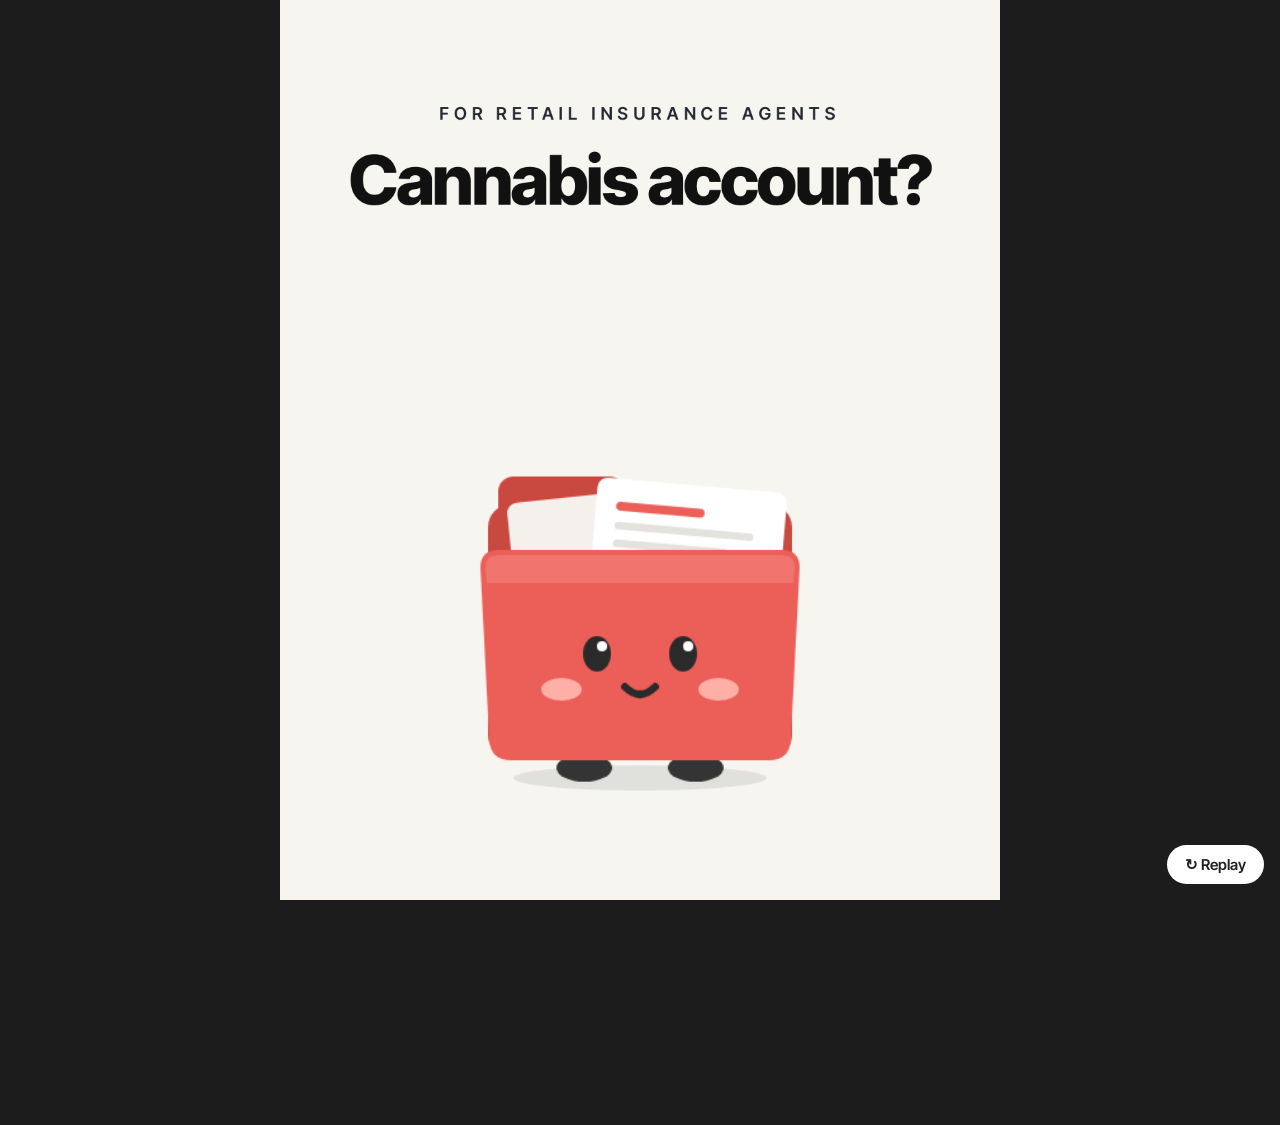
<file: quickquote-animation/index.html>
<!DOCTYPE html>
<html lang="en">
<head>
<meta charset="utf-8">
<meta name="viewport" content="width=device-width, initial-scale=1">
<title>CARMA QuickQuote</title>
<link href="fonts/fonts.css" rel="stylesheet">
<style>
  :root {
    --ink: #232833;
    --logo: #343434;
    --coral: #EC5F59;
    --coral-dk: #D65A50;
    --coral-lt: #FBE3E0;
    --green: #426844;
    --green-lt: #EDF4EE;
    --mint: #DDF1E6;
    --check: #3F9B6B;
    --blue-lt: #E3EEFA;
    --cream: #F7F5F0;
    --gray: #5F636B;
    --gray-lt: #9A9EA5;
    --line: #E3E1DC;
  }
  * { box-sizing: border-box; margin: 0; padding: 0; }
  html, body { width: 100%; height: 100%; background: #1c1c1c; overflow: hidden; }
  body { display: flex; align-items: center; justify-content: center; font-family: 'Inter Tight', sans-serif; color: var(--ink); }
  #stage { position: relative; width: 1080px; height: 1350px; overflow: hidden; background: var(--cream); transform-origin: center; flex: none; }
  .abs { position: absolute; left: 0; top: 0; will-change: transform, opacity; }

  /* logo (type recreation: swap for the real SVG when available) */
  .logo { display: inline-flex; flex-direction: column; align-items: flex-start; line-height: 1; color: var(--logo); }
  .logo b { font-family: Montserrat, sans-serif; font-weight: 800; letter-spacing: -0.01em; }
  .logo span { font-family: 'Playfair Display', serif; font-weight: 400; position: relative; }
  .logo span::after { content: ''; position: absolute; background: var(--coral); transform: skewX(-24deg); }
  .logo.lg b { font-size: 108px; }
  .logo.lg span { font-size: 34px; letter-spacing: 0.42em; margin: -4px 0 0 12px; }
  .logo.lg span::after { width: 16px; height: 42px; right: -18px; top: 4px; }
  .logo.sm b { font-size: 40px; }
  .logo.sm span { font-size: 12.5px; letter-spacing: 0.42em; margin: -1px 0 0 5px; }
  .logo.sm span::after { width: 6px; height: 16px; right: -7px; top: 1px; }

  /* scene 1 */
  .kicker { font-weight: 600; font-size: 26px; letter-spacing: 0.3em; color: var(--ink); white-space: nowrap; }
  .hero { font-weight: 800; font-size: 100px; letter-spacing: -0.035em; line-height: 1; color: #111; white-space: nowrap; text-align: center; }
  .hero em { font-style: normal; color: var(--coral); }
  .paper { width: 128px; height: 160px; background: #fff; border-radius: 10px; box-shadow: 0 6px 18px rgba(35,40,51,.14), 0 0 0 1.5px #E7E4DE; padding: 14px 12px; }
  .paper .t { font-family: 'IBM Plex Mono', monospace; font-weight: 600; font-size: 13px; color: var(--coral-dk); margin-bottom: 10px; white-space: nowrap; }
  .paper i { display: block; height: 6px; border-radius: 3px; background: #E4E2DD; margin-bottom: 9px; }
  .paper i:nth-of-type(2) { width: 80%; } .paper i:nth-of-type(4) { width: 60%; }

  /* captions (site carousel style) */
  .cap { width: 1000px; text-align: center; }
  .cap .n { font-family: 'IBM Plex Mono', monospace; font-weight: 500; font-size: 24px; letter-spacing: 0.2em; color: var(--coral); }
  .cap .t { font-weight: 700; font-size: 60px; letter-spacing: -0.035em; color: #151515; margin-top: 8px; line-height: 1.05; }
  .cap .s { font-weight: 400; font-size: 28px; color: #474b52; margin: 12px auto 0; width: 880px; line-height: 1.3; }

  /* phone */
  #phone { width: 560px; height: 1000px; background: #161616; border-radius: 92px; padding: 16px; box-shadow: 0 40px 80px rgba(35,40,51,.22), inset 0 0 0 3px #2c2c2c; }
  #screen { position: relative; width: 528px; height: 968px; background: #fff; border-radius: 78px; overflow: hidden; }
  .island { position: absolute; left: 194px; top: 18px; width: 140px; height: 40px; border-radius: 20px; background: #161616; z-index: 5; }
  .appbar { position: absolute; left: 28px; top: 80px; right: 28px; height: 64px; display: flex; align-items: center; gap: 20px; }
  .appbar .div { width: 2px; height: 36px; background: var(--line); }
  .appbar .qq { font-weight: 600; font-size: 25px; color: #151515; margin-top: 8px; }
  .tabs { position: absolute; left: 0; right: 0; top: 156px; height: 52px; border-top: 2px solid #EEECE8; border-bottom: 2px solid #EEECE8; display: flex; justify-content: space-between; align-items: center; padding: 0 26px; }
  .tabs .tab { font-weight: 700; font-size: 14px; letter-spacing: 0.08em; color: var(--gray-lt); }
  .tabs .tab.on { color: #151515; }
  #tabBar { position: absolute; bottom: -2px; left: 0; height: 3px; background: var(--coral); border-radius: 2px; }
  #content { position: absolute; left: 0; top: 210px; width: 528px; height: 758px; overflow: hidden; }
  .scr { position: absolute; left: 0; top: 0; width: 528px; height: 758px; padding: 34px 28px 0; }
  .lab { font-family: 'IBM Plex Mono', monospace; font-weight: 500; font-size: 15px; letter-spacing: 0.12em; color: var(--coral-dk); text-transform: uppercase; }
  .qh { font-family: 'Playfair Display', serif; font-weight: 700; font-size: 40px; line-height: 1.12; color: var(--ink); margin-top: 12px; letter-spacing: -0.01em; }
  .qs { font-size: 18px; color: var(--gray); line-height: 1.35; margin-top: 12px; }
  .card { position: relative; border: 2px solid var(--line); border-radius: 12px; padding: 16px 20px; margin-top: 14px; background: #fff; }
  .card b { display: block; font-weight: 700; font-size: 20px; color: #1b1b1b; }
  .card small { display: block; font-size: 15px; color: var(--gray); margin-top: 3px; }
  .card.dim { border-style: dashed; background: #F8FAFD; }
  .card.dim b, .card.dim small { color: #A5ABB5; }
  .badge { position: absolute; right: 16px; top: 16px; font-family: 'IBM Plex Mono', monospace; font-weight: 600; font-size: 11px; letter-spacing: 0.12em; color: #7c828c; border: 1.5px solid var(--line); border-radius: 4px; padding: 2px 7px; background: #fff; }
  .card .ck { position: absolute; right: 18px; top: 50%; margin-top: -16px; width: 32px; height: 32px; border-radius: 50%; background: var(--green); color: #fff; display: flex; align-items: center; justify-content: center; font-weight: 800; font-size: 18px; }
  .note { font-style: italic; font-size: 15px; color: var(--gray); margin-top: 16px; line-height: 1.35; }
  .grp { font-family: 'IBM Plex Mono', monospace; font-weight: 500; font-size: 13px; letter-spacing: 0.14em; color: #7c828c; margin: 18px 0 8px; }
  .chips { display: flex; flex-wrap: wrap; gap: 9px; }
  .chip { height: 44px; padding: 0 16px; border: 2px solid var(--line); border-radius: 22px; display: flex; align-items: center; font-weight: 700; font-size: 16px; color: #1b1b1b; background: #fff; white-space: nowrap; }
  .chip.on { background: var(--green); color: #fff; border-color: var(--green); box-shadow: 0 0 0 3px #fff, 0 0 0 5px var(--coral); }
  .fl { font-family: 'IBM Plex Mono', monospace; font-weight: 500; font-size: 13px; letter-spacing: 0.14em; color: #7c828c; margin: 22px 0 8px; }
  .inp { height: 58px; border: 2px solid var(--line); border-radius: 10px; display: flex; align-items: center; padding: 0 18px; font-weight: 600; font-size: 21px; color: #1b1b1b; }
  .inp.on { border-color: var(--ink); }
  .inp .ph { color: #B3B7BE; font-weight: 500; }
  .inp .chev { margin-left: auto; color: var(--gray-lt); font-size: 18px; }
  .caret { display: inline-block; width: 2px; height: 26px; background: var(--ink); margin-left: 2px; }
  .seg { display: flex; border: 2px solid var(--line); border-radius: 10px; overflow: hidden; height: 54px; }
  .seg div { flex: 1; display: flex; align-items: center; justify-content: center; font-weight: 700; font-size: 18px; color: #1b1b1b; border-right: 2px solid var(--line); }
  .seg div:last-child { border-right: 0; }
  .seg div.on { background: var(--green); color: #fff; }
  .go { margin-top: 30px; height: 64px; border-radius: 32px; background: var(--coral); color: #fff; font-weight: 700; font-size: 22px; display: flex; align-items: center; justify-content: center; gap: 10px; }
  .ih { font-weight: 700; font-size: 36px; letter-spacing: -0.02em; color: #151515; margin-top: 10px; }
  .box { border: 2px solid #EEECE8; border-radius: 16px; padding: 22px 24px; margin-top: 18px; text-align: center; }
  .box .k { font-family: 'IBM Plex Mono', monospace; font-weight: 600; font-size: 13px; letter-spacing: 0.14em; color: #555a62; line-height: 1.5; }
  .price { font-weight: 800; font-size: 84px; letter-spacing: -0.02em; color: var(--coral-dk); line-height: 1.05; margin-top: 6px; }
  .box .d { font-size: 15.5px; color: #555a62; line-height: 1.4; margin-top: 6px; }
  .brk { border: 2px solid #EEECE8; border-radius: 16px; padding: 18px 24px 8px; margin-top: 14px; text-align: left; }
  .brk h4 { font-weight: 700; font-size: 19px; color: #151515; margin-bottom: 4px; }
  .row { display: flex; justify-content: space-between; font-size: 17px; color: #3a3e45; padding: 10px 0; border-bottom: 1.5px solid #F0EEEA; }
  .row:last-child { border-bottom: 0; }
  .row b { font-weight: 700; color: #151515; }
  #loading { position: absolute; left: 0; top: 0; width: 528px; height: 758px; background: #fff; display: flex; flex-direction: column; align-items: center; justify-content: center; gap: 26px; }
  #loading .qh { font-size: 34px; margin: 0; }

  .illus { font-size: 18px; color: #8a8e95; width: 400px; text-align: center; }
  .touch { width: 64px; height: 64px; border-radius: 50%; background: rgba(35,40,51,.16); border: 3px solid rgba(35,40,51,.38); }
  .ripple { width: 90px; height: 90px; border-radius: 50%; border: 4px solid var(--coral); }
  .timer { display: flex; align-items: center; gap: 10px; background: #fff; border: 2px solid var(--line); border-radius: 999px; padding: 10px 20px 10px 12px; box-shadow: 0 8px 20px rgba(35,40,51,.08); white-space: nowrap; }
  .timer .ic { width: 38px; height: 38px; border-radius: 50%; background: var(--coral-lt); color: var(--coral); display: flex; align-items: center; justify-content: center; font-size: 20px; font-weight: 800; }
  .timer .v { font-family: 'IBM Plex Mono', monospace; font-weight: 600; font-size: 28px; color: var(--ink); }
  .confetti { width: 16px; height: 10px; border-radius: 3px; }

  /* end card */
  .endh { font-weight: 800; font-size: 86px; letter-spacing: -0.035em; line-height: 1.02; color: #111; text-align: center; white-space: nowrap; }
  .ends { font-weight: 500; font-size: 36px; color: #3b3f46; text-align: center; white-space: nowrap; letter-spacing: -0.01em; }
  .feat { display: flex; align-items: center; gap: 14px; background: #fff; border-radius: 18px; padding: 14px 22px 14px 14px; box-shadow: 0 10px 26px rgba(35,40,51,.10), 0 0 0 1.5px #ECEAE5; font-weight: 700; font-size: 25px; color: #1b1b1b; white-space: nowrap; }
  .feat .ic { width: 50px; height: 50px; border-radius: 50%; display: flex; align-items: center; justify-content: center; font-size: 25px; font-weight: 800; }
  .cta { display: flex; align-items: center; gap: 16px; background: var(--coral); color: #1b1b1b; font-weight: 700; font-size: 42px; padding: 20px 48px; border-radius: 999px; white-space: nowrap; letter-spacing: -0.01em; box-shadow: 0 10px 24px rgba(236,95,89,.3); }
  .url { font-weight: 700; font-size: 30px; color: var(--ink); white-space: nowrap; }
  .fine { font-size: 20px; color: #6a6e75; white-space: nowrap; }

  #replay { position: fixed; right: 16px; bottom: 16px; font: 600 15px 'Inter Tight', sans-serif; background: #fff; color: #222; border: 0; border-radius: 999px; padding: 10px 18px; cursor: pointer; display: none; }
  body.live #replay { display: block; }
</style>
</head>
<body>
<div id="stage">
  <!-- scene 1 -->
  <div class="abs kicker" id="kicker">FOR RETAIL INSURANCE AGENTS</div>
  <div class="abs hero" id="hero1">Cannabis account?</div>
  <div class="abs hero" id="hero2"><em>Cue the paperwork.</em></div>
  <div class="abs hero" id="hero3">Get <em>QuickQuote.</em></div>

  <!-- step captions -->
  <div class="abs cap" id="cap0"><div class="n">01 / 04</div><div class="t">Choose coverage</div><div class="s">Select only the coverage lines the account needs.</div></div>
  <div class="abs cap" id="cap1"><div class="n">02 / 04</div><div class="t">Describe the operation</div><div class="s">The next questions adapt to what the insured actually does.</div></div>
  <div class="abs cap" id="cap2"><div class="n">03 / 04</div><div class="t">Add the rating details</div><div class="s">Only what the selected lines need.</div></div>
  <div class="abs cap" id="cap3"><div class="n">04 / 04</div><div class="t">Review the indication</div><div class="s">See the estimated premium, taxes, and fees before moving to a firm quote.</div></div>

  <!-- folder mascot -->
  <svg class="abs" id="folder" width="260" height="250" viewBox="0 0 260 250" overflow="visible">
    <ellipse cx="130" cy="246" rx="100" ry="10" fill="#232833" opacity=".10"/>
    <g fill="#343434"><ellipse cx="86" cy="238" rx="22" ry="11"/><ellipse cx="174" cy="238" rx="22" ry="11"/></g>
    <rect x="18" y="8" width="100" height="44" rx="12" fill="#C9483F"/>
    <rect x="10" y="30" width="240" height="200" rx="18" fill="#C9483F"/>
    <g transform="rotate(-6 100 80)"><rect x="30" y="22" width="150" height="130" rx="8" fill="#F4F1EC"/></g>
    <g transform="rotate(5 160 70)"><rect x="92" y="14" width="150" height="130" rx="8" fill="#fff"/>
      <rect x="108" y="32" width="70" height="7" rx="3.5" fill="#EC5F59"/><rect x="108" y="48" width="110" height="6" rx="3" fill="#E4E2DD"/><rect x="108" y="62" width="90" height="6" rx="3" fill="#E4E2DD"/></g>
    <g id="fCard">
      <rect x="52" y="-18" width="156" height="118" rx="10" fill="#fff" stroke="#E3E1DC" stroke-width="2"/>
      <text x="68" y="6" style="font-family:'IBM Plex Mono',monospace" font-weight="600" font-size="11" letter-spacing="1.5" fill="#555a62">INDICATION</text>
      <text x="66" y="48" style="font-family:'Inter Tight',sans-serif" font-weight="800" font-size="36" fill="#D65A50">$1,511</text>
    </g>
    <g id="fFront">
      <path d="M4 80 Q4 66 18 66 H242 Q256 66 256 80 L249 216 Q248 232 232 232 H28 Q12 232 11 216 Z" fill="#EC5F59"/>
      <path d="M8 80 Q8 70 18 70 H242 Q252 70 252 80 L251 92 H9 Z" fill="#F27B74" opacity=".8"/>
      <g id="fBrows" stroke="#343434" stroke-width="6" stroke-linecap="round" fill="none"><path d="M76 126 L102 116"/><path d="M184 126 L158 116"/></g>
      <g id="fEyes" fill="#2a2a2a">
        <g id="fEyeL"><ellipse cx="96" cy="148" rx="11" ry="14"/><circle cx="100" cy="142" r="4" fill="#fff"/></g>
        <g id="fEyeR"><ellipse cx="164" cy="148" rx="11" ry="14"/><circle cx="168" cy="142" r="4" fill="#fff"/></g>
      </g>
      <g id="fEyesHappy" stroke="#2a2a2a" stroke-width="7" stroke-linecap="round" fill="none"><path d="M83 152 Q96 134 109 152"/><path d="M151 152 Q164 134 177 152"/></g>
      <g fill="#FFB5AC" opacity=".95"><ellipse cx="68" cy="176" rx="16" ry="9"/><ellipse cx="192" cy="176" rx="16" ry="9"/></g>
      <path id="fMouth" d="M118 174 Q130 186 142 174" stroke="#2a2a2a" stroke-width="6" stroke-linecap="round" fill="none"/>
      <path id="fMouthBig" d="M112 170 Q130 204 148 170 Z" fill="#2a2a2a" stroke="#2a2a2a" stroke-width="5" stroke-linejoin="round"/>
      <ellipse id="fMouthO" cx="130" cy="182" rx="15" ry="18" fill="#2a2a2a"/>
      <path id="fMouthWorry" d="M112 184 q6 -8 12 0 t12 0 t12 0" stroke="#2a2a2a" stroke-width="6" stroke-linecap="round" fill="none"/>
      <path id="fSweat" d="M222 100 q14 22 0 30 q-14 -8 0 -30 Z" fill="#9FD2F5"/>
    </g>
  </svg>

  <div id="papers"></div>

  <!-- phone -->
  <div class="abs" id="phone">
    <div id="screen">
      <div class="island"></div>
      <div class="appbar"><div class="logo sm"><b>CARMA</b><span>insurance</span></div><div class="div"></div><div class="qq">QuickQuote</div></div>
      <div class="tabs" id="tabs"><div class="tab">COVERAGE</div><div class="tab">ELIGIBILITY</div><div class="tab">RATE</div><div class="tab">INDICATION</div><div id="tabBar"></div></div>
      <div id="content">
        <div class="scr" id="s0">
          <div class="lab">Step 1 — Coverage selection</div>
          <div class="qh">Which lines is this risk shopping?</div>
          <div class="qs">Any combination works — including monoline Products.</div>
          <div class="card" id="cardGL"><b>General Liability</b><small>Occurrence form · no deductible</small><div class="ck">✓</div></div>
          <div class="card"><b>Products / Completed Ops</b><small>Claims-made DITL · monoline OK</small></div>
          <div class="card"><b>Commercial Property</b><small>Special form · $5M max per location</small></div>
          <div class="card dim"><b>Inland Marine</b><small>Transit limits via Property Enhancement</small><div class="badge">COMING SOON</div></div>
          <div class="note">Excess Liability is available by formal submission through Carma Brokerage.</div>
        </div>
        <div class="scr" id="s1">
          <div class="lab">Step 2 — Risk type</div>
          <div class="qh">What does the insured actually do?</div>
          <div class="qs">Select every operation. The agent never sees a class code.</div>
          <div class="grp">CULTIVATION</div>
          <div class="chips"><div class="chip" id="chipIndoor">Cultivation — Indoor</div><div class="chip">Cultivation — Outdoor</div><div class="chip">Cultivation — Greenhouse</div></div>
          <div class="grp">PROCESSING</div>
          <div class="chips"><div class="chip">Extraction / Manufacturing</div><div class="chip">Lab Testing</div></div>
          <div class="grp">MOVEMENT</div>
          <div class="chips"><div class="chip" id="chipWholesale">Wholesale / Distribution</div><div class="chip">Transportation / Delivery</div></div>
        </div>
        <div class="scr" id="s2">
          <div class="lab">Step 3 — Rate</div>
          <div class="qh">A few rating details.</div>
          <div class="fl">STATE</div>
          <div class="inp" id="inpState"><span class="ph" id="statePh">Select a state</span><span id="stateVal">Colorado</span><span class="chev">▾</span></div>
          <div class="fl">ANNUAL GROSS SALES</div>
          <div class="inp" id="inpSales"><span class="ph" id="salesPh">$0</span><span id="salesVal"></span><span class="caret" id="caret"></span></div>
          <div class="fl">YEARS IN BUSINESS</div>
          <div class="seg"><div>Under 3</div><div id="seg35">3–5</div><div>5+</div></div>
          <div class="go" id="goBtn">Get indication <span>→</span></div>
        </div>
        <div class="scr" id="s3">
          <div class="lab">Step 4</div>
          <div class="ih">Your indication</div>
          <div class="qs" style="margin-top:8px">Good for 30 days. Send it to the insured or move it to a firm quote.</div>
          <div class="box">
            <div class="k">ESTIMATED TOTAL COST: PREMIUM,<br>FEES, AND SURPLUS LINES TAXES</div>
            <div class="price" id="price">$0</div>
            <div class="d">Non-binding indication. Final premium,<br>taxes, and fees may differ.</div>
          </div>
          <div class="brk">
            <h4>Premium, fees, and surplus lines taxes</h4>
            <div class="row"><span>General Liability</span><b>$1,000</b></div>
            <div class="row"><span>Terrorism (TRIA)</span><b>$25</b></div>
            <div class="row"><span>Admin fee</span><b>$225</b></div>
            <div class="row"><span>UW fee</span><b>$175</b></div>
            <div class="row"><span>Est. surplus lines taxes and fees</span><b>$86</b></div>
          </div>
        </div>
        <div id="loading">
          <svg width="120" height="120" viewBox="0 0 120 120"><circle cx="60" cy="60" r="48" fill="none" stroke="#F1EFEB" stroke-width="10"/><circle id="spinArc" cx="60" cy="60" r="48" fill="none" stroke="#EC5F59" stroke-width="10" stroke-linecap="round" stroke-dasharray="90 300"/></svg>
          <div class="qh">Rating the risk…</div>
        </div>
      </div>
    </div>
  </div>
  <div class="abs illus" id="illus">Illustrative screen</div>

  <div class="abs timer" id="timer"><div class="ic">⚡</div><div class="v" id="timerV">0:00</div></div>
  <div class="abs ripple" id="ripple"></div>
  <div class="abs touch" id="touch"></div>
  <div id="confettiLayer"></div>

  <!-- end card -->
  <div class="abs logo lg" id="endLogo"><b>CARMA</b><span>insurance</span></div>
  <div class="abs kicker" id="endKicker" style="font-size:22px">FOR RETAIL INSURANCE AGENTS</div>
  <div class="abs endh" id="endH1">Cannabis account?</div>
  <div class="abs endh" id="endH2">Get QuickQuote access.</div>
  <div class="abs ends" id="endSub">Commercial insurance. A clearer starting point.</div>
  <div class="abs feat" id="feat0"><div class="ic" style="background:var(--mint);color:var(--check)">✓</div>Eligible account</div>
  <div class="abs feat" id="feat1"><div class="ic" style="background:var(--blue-lt)">📄</div>Nonbinding indication</div>
  <div class="abs feat" id="feat2"><div class="ic" style="background:var(--coral-lt);color:var(--coral)">⚡</div>3 minutes or less</div>
  <div class="abs cta" id="endCta">Request access <span>→</span></div>
  <div class="abs url" id="endUrl">carma365.com</div>
  <div class="abs fine" id="endFine">Non-binding indications for eligible cannabis accounts.</div>
</div>
<button id="replay">↻ Replay</button>

<script>
const W = 1080, H = 1350, DURATION = 23.5;
const $ = (id) => document.getElementById(id);
const clamp = (v, a = 0, b = 1) => Math.min(b, Math.max(a, v));
const lerp = (a, b, k) => a + (b - a) * k;
const P = (t, a, b) => clamp((t - a) / (b - a));
const outCubic = (x) => 1 - Math.pow(1 - x, 3);
const inCubic = (x) => x * x * x;
const inOut = (x) => (x < 0.5 ? 4 * x * x * x : 1 - Math.pow(-2 * x + 2, 3) / 2);
const outBack = (x, s = 1.9) => 1 + (s + 1) * Math.pow(x - 1, 3) + s * Math.pow(x - 1, 2);
const bump = (t, c, d = 0.35, amp = 1) => (t >= c && t <= c + d ? Math.sin(Math.PI * (t - c) / d) * amp : 0);
function rng(seed) { return () => { seed = (seed * 1664525 + 1013904223) % 4294967296; return seed / 4294967296; }; }
const show = (el, on) => { el.style.opacity = on ? 1 : 0; };

const sizes = new Map();
function place(el, x, y, { r = 0, s = 1, sx = 1, sy = 1, o = 1, ox = 0.5, oy = 0.5 } = {}) {
  if (!sizes.has(el)) sizes.set(el, [el.offsetWidth || +el.getAttribute('width'), el.offsetHeight || +el.getAttribute('height')]);
  const [w, h] = sizes.get(el);
  el.style.transformOrigin = `${ox * 100}% ${oy * 100}%`;
  el.style.transform = `translate(${(x - w * ox).toFixed(2)}px, ${(y - h * oy).toFixed(2)}px) rotate(${r.toFixed(2)}deg) scale(${(s * sx).toFixed(4)}, ${(s * sy).toFixed(4)})`;
  el.style.opacity = o.toFixed(3);
  el.style.display = o <= 0.001 ? 'none' : '';
}
function popEnv(t, a, b, inDur = 0.45, outDur = 0.3) {
  if (t < a || t > b) return 0;
  if (t < a + inDur) return outBack(P(t, a, a + inDur));
  if (t > b - outDur) return 1 - inCubic(P(t, b - outDur, b));
  return 1;
}
function blinkK(t, period, off) { const m = (t + off) % period; return m < 0.13 ? 1 - Math.sin(Math.PI * m / 0.13) * 0.9 : 1; }
const money = (v) => '$' + Math.round(v).toLocaleString('en-US');

// ---------------- timeline ----------------
const PHONE = { x: 540, y: 790 };               // phone centre at rest
const TAPS = { gl: 6.3, indoor: 9.0, wholesale: 9.8, state: 11.55, sales: 11.95, seg: 13.05, go: 13.6 };
const TAP_LIST = Object.values(TAPS);
const STEP_KEYS = [[7.6, 8.0], [10.6, 11.0], [14.12, 14.17]];
const LOAD = [13.75, 14.55];
const SALES = '$1,250,000', SALES_T0 = 12.05, SALES_DT = 0.065;
const COUNT = [14.8, 15.6];
const CELEB = 15.6;
const FOLDER_HOME = { x: 540, y: 1165, s: 1.9 };
const FOLDER_PEEK = { x: 150, y: 1175, s: 0.85 };
const FOLDER_END = { x: 540, y: 845, s: 1.1 };
const CAPS = [[5.0, 8.0], [8.0, 11.0], [11.0, 14.5], [14.5, 18.0]];

// ---------------- build dynamic bits ----------------
const PAPERS = [];
{
  const r = rng(9), layer = $('papers');
  const labels = ['ACORD 125', 'Supplemental', 'Loss runs', 'Class code?', 'ACORD 126', 'SOV', 'Questionnaire', 'ACORD 140', 'Supplemental', 'Loss runs', 'Class code?', 'ACORD 125'];
  labels.forEach((lab, i) => {
    const el = document.createElement('div');
    el.className = 'abs paper';
    el.innerHTML = `<div class="t">${lab}</div><i></i><i></i><i></i><i></i><i></i>`;
    layer.appendChild(el);
    const col = i % 4, row = Math.floor(i / 4);
    PAPERS.push({
      el, t0: 1.45 + i * 0.11, x0: 320 + r() * 440, r0: (r() - 0.5) * 140,
      x1: 405 + col * 90 + (row % 2) * 30 + (r() - 0.5) * 20, y1: 835 - row * 64 + (r() - 0.5) * 20, r1: (r() - 0.5) * 36,
      g0: 3.05 + (11 - i) * 0.04,
    });
  });
}
const CONF = [];
{
  const r = rng(42), layer = $('confettiLayer');
  const cols = ['#EC5F59', '#426844', '#BFE3CC', '#343434', '#F2C46B', '#BFD7F0', '#FFB5AC'];
  for (let i = 0; i < 120; i++) {
    const el = document.createElement('div');
    el.className = 'abs confetti';
    el.style.background = cols[i % cols.length];
    if (i % 3 === 0) { el.style.width = '13px'; el.style.height = '13px'; el.style.borderRadius = '50%'; }
    layer.appendChild(el);
    const ang = (-90 + (r() - 0.5) * 160) * Math.PI / 180, sp = 800 + r() * 1100;
    CONF.push({ el, t0: CELEB + r() * 0.1, vx: Math.cos(ang) * sp, vy: Math.sin(ang) * sp, spin: (r() - 0.5) * 1400, sway: r() * 6 });
  }
}
window.SFX = [
  { t: 0.2, k: 'pop' }, { t: 0.5, k: 'pop2' }, { t: 0.75, k: 'pop2' }, { t: 1.55, k: 'pop2' },
  ...PAPERS.map((p) => ({ t: p.t0 + 0.4, k: 'paper' })),
  ...PAPERS.filter((_, i) => i % 3 === 0).map((p) => ({ t: p.g0 + 0.2, k: 'swish' })),
  { t: 3.62, k: 'chomp' }, { t: 3.85, k: 'pop2' }, { t: 3.9, k: 'sparkle' },
  { t: 4.45, k: 'whoosh' }, { t: 5.05, k: 'boing' },
  ...TAP_LIST.map((t) => ({ t, k: 'click' })),
  ...[TAPS.gl, TAPS.indoor, TAPS.wholesale, TAPS.state, TAPS.seg].map((t) => ({ t: t + 0.05, k: 'ding' })),
  ...STEP_KEYS.slice(0, 2).map(([a]) => ({ t: a, k: 'swish' })),
  ...[...SALES].map((_, i) => ({ t: SALES_T0 + i * SALES_DT, k: 'type' })),
  { t: 13.85, k: 'blip' }, { t: 14.1, k: 'blip' }, { t: 14.35, k: 'blip' },
  ...Array.from({ length: 12 }, (_, i) => ({ t: COUNT[0] + i * (COUNT[1] - COUNT[0]) / 12, k: 'tick' })),
  { t: CELEB, k: 'chime' }, { t: CELEB + 0.05, k: 'confetti' }, { t: CELEB + 0.1, k: 'boing' },
  { t: 18.0, k: 'whoosh' }, { t: 18.6, k: 'boing' },
  { t: 18.55, k: 'pop' }, { t: 18.9, k: 'pop2' }, { t: 19.1, k: 'pop2' },
  { t: 19.55, k: 'pop2' }, { t: 19.7, k: 'pop2' }, { t: 19.85, k: 'pop2' },
  { t: 20.15, k: 'pop' }, { t: 20.3, k: 'sparkle' },
];
window.DURATION = DURATION;
window.STAGE = [W, H];

// ---------------- measure tap targets once fonts/layout are ready ----------------
let T = null;           // stage-space centres of tap targets
let TAB_POS = null;     // [left, width] per tab
let CUR = null;
function init() {
  if (T) return;
  const stage = $('stage'), sr = stage.getBoundingClientRect(), k = sr.width / W;
  place($('phone'), PHONE.x, PHONE.y);
  for (let i = 0; i < 4; i++) $('s' + i).style.transform = 'none';
  const c = (el, dx = 0) => { const r = el.getBoundingClientRect(); return [(r.left + r.width / 2 - sr.left) / k + dx, (r.top + r.height / 2 - sr.top) / k]; };
  T = {
    gl: c($('cardGL'), 60), indoor: c($('chipIndoor')), wholesale: c($('chipWholesale')),
    state: c($('inpState'), -40), sales: c($('inpSales'), -40), seg: c($('seg35')), go: c($('goBtn')),
  };
  TAB_POS = [...document.querySelectorAll('.tab')].map((el) => [el.offsetLeft, el.offsetWidth]);
  const rest1 = [780, 1060], rest2 = [770, 1120];
  CUR = [
    [5.2, 900, 1420], [5.8, 760, 1000], [6.2, ...T.gl], [6.45, ...T.gl], [7.2, ...rest1],
    [8.4, ...rest1], [8.9, ...T.indoor], [9.1, ...T.indoor], [9.7, ...T.wholesale], [9.95, ...T.wholesale], [10.6, ...rest2],
    [11.05, ...rest2], [11.45, ...T.state], [11.62, ...T.state], [11.88, ...T.sales], [12.1, ...T.sales], [12.55, ...rest2],
    [12.95, ...T.seg], [13.15, ...T.seg], [13.5, ...T.go], [13.72, ...T.go], [14.3, 950, 1420],
  ];
}
function touchAt(t) {
  if (t <= CUR[0][0]) return [CUR[0][1], CUR[0][2]];
  for (let i = 0; i < CUR.length - 1; i++) {
    const [a, x0, y0] = CUR[i], [b, x1, y1] = CUR[i + 1];
    if (t <= b) { const q = inOut(P(t, a, b)); return [lerp(x0, x1, q), lerp(y0, y1, q)]; }
  }
  const l = CUR[CUR.length - 1]; return [l[1], l[2]];
}

// ================= render one frame =================
function setTime(t) {
  init();

  // ---- scene 1 text
  const kick = popEnv(t, 0.4, 4.5, 0.4, 0.3);
  place($('kicker'), 540, 170, { o: clamp(kick * 1.4), s: 0.9 + 0.1 * kick });
  const h1 = popEnv(t, 0.6, 4.5, 0.5, 0.3);
  place($('hero1'), 540, 270, { s: 0.6 + 0.4 * h1, o: clamp(h1 * 1.5) });
  const h2 = popEnv(t, 1.5, 3.7, 0.45, 0.2);
  place($('hero2'), 540, 385, { s: 0.6 + 0.4 * h2, o: clamp(h2 * 1.5), r: Math.sin(t * 10) * 1.2 * h2 });
  const h3 = popEnv(t, 3.75, 4.5, 0.4, 0.3);
  place($('hero3'), 540, 385, { s: 0.6 + 0.4 * h3, o: clamp(h3 * 1.5) });

  // ---- papers: rain, pile, then get gobbled
  PAPERS.forEach((p) => {
    if (t < p.t0 || t > p.g0 + 0.45) { place(p.el, 0, 0, { o: 0 }); return; }
    const f = P(t, p.t0, p.t0 + 0.4);
    let x = lerp(p.x0, p.x1, outCubic(f)), y = lerp(-200, p.y1, inCubic(f)), r = lerp(p.r0, p.r1, outCubic(f)), s = 1;
    if (f >= 1) y -= bump(t, p.t0 + 0.4, 0.2, 10);
    if (t > 2.3 && t < p.g0) r += Math.sin(t * 16 + p.x1) * 2.5;   // wobbly tower
    if (t >= p.g0) {
      const g = inCubic(P(t, p.g0, p.g0 + 0.4));
      x = lerp(x, 540, g); y = lerp(y, 1060, g) - Math.sin(Math.PI * g) * 80; r += g * 260; s = 1 - g * 0.85;
    }
    place(p.el, x, y, { r, s });
  });

  // ---- folder mascot
  const folder = $('folder');
  const worried = t > 2.0 && t < 3.0;
  const gobbling = t >= 3.0 && t < 3.65;
  const happy = (t > 3.7 && t < 5.2) || t > CELEB;
  let fx, fy, fs, fr = 0, sq = 1, look = [0, 0];
  if (t < 4.4) {
    const pin = P(t, 0.1, 0.7);
    fx = FOLDER_HOME.x; fy = FOLDER_HOME.y; fs = FOLDER_HOME.s * (t < 0.7 ? outBack(pin, 2.2) : 1);
    PAPERS.forEach((p) => { sq -= bump(t, p.t0 + 0.38, 0.18, 0.04); });
    if (worried) fr = Math.sin(t * 40) * 1.5;
    sq += bump(t, 3.62, 0.3, 0.09);
    fy -= bump(t, 3.8, 0.45, 60);
    look = worried ? [0, -4] : [0, 0];
  } else if (t < 18.1) {
    const j = inOut(P(t, 4.4, 5.05));
    fx = lerp(FOLDER_HOME.x, FOLDER_PEEK.x, j); fy = lerp(FOLDER_HOME.y, FOLDER_PEEK.y, j) - Math.sin(Math.PI * j) * 180;
    fs = lerp(FOLDER_HOME.s, FOLDER_PEEK.s, j); fr = j * 8;
    if (j >= 1) {
      fr = 8 + Math.sin(t * 2) * 2;
      TAP_LIST.forEach((c) => { fy -= bump(t, c + 0.05, 0.3, 22); });
      fy -= bump(t, CELEB, 0.5, 120) + bump(t, CELEB + 0.55, 0.4, 60);
      fr += bump(t, CELEB, 0.5, -20);
      const [tx, ty] = touchAt(t);
      look = [clamp((tx - fx) / 60, -5, 6), clamp((ty - fy) / 80, -4, 4)];
    }
  } else {
    const j = inOut(P(t, 18.1, 18.8));
    fx = lerp(FOLDER_PEEK.x, FOLDER_END.x, j); fy = lerp(FOLDER_PEEK.y, FOLDER_END.y, j) - Math.sin(Math.PI * j) * 260;
    fs = lerp(FOLDER_PEEK.s, FOLDER_END.s, j); fr = lerp(8, 0, j) + (j < 1 ? j * 360 : 0);
    if (j >= 1) { fr = Math.sin(t * 2.4) * 3; fy -= Math.abs(Math.sin((t - 18.8) * 4)) * 24 * Math.exp(-(t - 18.8) * 0.8); sq = 1 + bump(t, 18.8, 0.3, 0.06); }
  }
  place(folder, fx, fy, { s: fs, r: fr, sx: 1 / Math.sqrt(sq), sy: sq, oy: 0.98 });
  // front flap opens while gobbling
  const open = gobbling ? Math.sin(Math.PI * P(t, 3.0, 3.65)) : 0;
  $('fFront').setAttribute('transform', `translate(0 232) scale(1 ${(1 - open * 0.3).toFixed(3)}) translate(0 -232)`);
  const blink = blinkK(t, 2.7, 0.5);
  $('fEyes').setAttribute('transform', `translate(${look[0]} ${look[1]})`);
  $('fEyeL').setAttribute('transform', `translate(0 ${148 * (1 - blink)}) scale(1 ${blink})`);
  $('fEyeR').setAttribute('transform', `translate(0 ${148 * (1 - blink)}) scale(1 ${blink})`);
  show($('fEyes'), !happy); show($('fEyesHappy'), happy);
  show($('fBrows'), worried); show($('fSweat'), worried);
  $('fSweat').setAttribute('transform', `translate(0 ${worried ? (t * 50) % 16 : 0})`);
  show($('fMouthWorry'), worried); show($('fMouthO'), gobbling);
  show($('fMouthBig'), happy && !gobbling); show($('fMouth'), !worried && !gobbling && !happy);
  // indication card pops out of the folder on the end card
  const cardUp = outBack(P(t, 18.9, 19.4), 2);
  $('fCard').setAttribute('transform', `translate(0 ${(1 - cardUp) * 90})`);
  $('fCard').style.opacity = t > 18.85 ? 1 : 0;

  // ---- phone
  const phone = $('phone');
  let py;
  if (t < 18) py = lerp(1900, PHONE.y, outBack(P(t, 4.45, 5.1), 1.2));
  else py = lerp(PHONE.y, 2000, inCubic(P(t, 18.0, 18.5)));
  const pr = t < 18 ? (1 - outCubic(P(t, 4.45, 5.1))) * 6 : P(t, 18, 18.5) * -8;
  place(phone, PHONE.x, py, { r: pr, s: 1 + bump(t, CELEB, 0.35, 0.02), o: t > 4.4 && t < 18.6 ? 1 : 0 });
  place($('illus'), 540, py + 522, { o: t > 5.1 && t < 18 ? 0.9 : 0 });

  let step = 0;
  STEP_KEYS.forEach(([a, b]) => { step += inOut(P(t, a, b)); });
  for (let i = 0; i < 4; i++) {
    const el = $('s' + i);
    el.style.transform = `translateX(${((i - step) * 528).toFixed(1)}px)`;
    el.style.visibility = Math.abs(i - step) < 1.1 ? 'visible' : 'hidden';
  }
  const ai = Math.round(step);
  document.querySelectorAll('.tab').forEach((el, i) => el.classList.toggle('on', i === ai));
  const s0 = Math.floor(step), s1 = Math.min(3, s0 + 1), fr2 = step - s0;
  $('tabBar').style.left = lerp(TAB_POS[s0][0], TAB_POS[s1][0], fr2).toFixed(1) + 'px';
  $('tabBar').style.width = lerp(TAB_POS[s0][1], TAB_POS[s1][1], fr2).toFixed(1) + 'px';

  // step 1: pick General Liability
  const gl = $('cardGL'), glOn = t >= TAPS.gl;
  gl.style.borderColor = glOn ? 'var(--green)' : 'var(--line)';
  gl.style.background = glOn ? 'var(--green-lt)' : '#fff';
  gl.style.transform = `scale(${(1 - bump(t, TAPS.gl, 0.22, 0.03)).toFixed(3)})`;
  const ck = gl.querySelector('.ck'); ck.style.opacity = glOn ? 1 : 0; ck.style.transform = `scale(${outBack(P(t, TAPS.gl, TAPS.gl + 0.3), 2.5)})`;

  // step 2: chips
  [['chipIndoor', TAPS.indoor], ['chipWholesale', TAPS.wholesale]].forEach(([id, tt]) => {
    const el = $(id); el.classList.toggle('on', t >= tt);
    el.style.transform = `scale(${(1 - bump(t, tt, 0.22, 0.07)).toFixed(3)})`;
  });

  // step 3: fields
  const stOn = t >= TAPS.state + 0.05;
  $('statePh').style.display = stOn ? 'none' : ''; $('stateVal').style.display = stOn ? '' : 'none';
  $('inpState').classList.toggle('on', t > TAPS.state && t < TAPS.sales);
  const nSales = t < SALES_T0 ? 0 : Math.min(SALES.length, Math.floor((t - SALES_T0) / SALES_DT) + 1);
  $('salesVal').textContent = SALES.slice(0, nSales);
  $('salesPh').style.display = nSales ? 'none' : '';
  const salesFocus = t > TAPS.sales && t < TAPS.seg;
  $('inpSales').classList.toggle('on', salesFocus);
  $('caret').style.opacity = salesFocus && Math.floor(t * 3) % 2 === 0 ? 1 : 0;
  $('seg35').classList.toggle('on', t >= TAPS.seg);
  const go = $('goBtn'), gp = t >= TAPS.go && t < TAPS.go + 0.18;
  go.style.transform = `scale(${(gp ? 0.96 : 1) + (t > 13.2 && t < TAPS.go ? Math.sin(t * 14) * 0.012 : 0)})`;

  // loading overlay
  const lo = t < LOAD[0] || t > LOAD[1] ? 0 : Math.min(P(t, LOAD[0], LOAD[0] + 0.12), 1 - P(t, LOAD[1] - 0.15, LOAD[1]));
  $('loading').style.opacity = lo; $('loading').style.display = lo > 0 ? 'flex' : 'none';
  $('spinArc').setAttribute('transform', `rotate(${(t * 360) % 360} 60 60)`);

  // step 4: indication
  const cnt = outCubic(P(t, COUNT[0], COUNT[1]));
  const price = $('price'); price.textContent = money(1511 * cnt);
  price.style.transform = `scale(${1 + bump(t, CELEB, 0.3, 0.1)})`;
  document.querySelectorAll('.row').forEach((row, i) => {
    const k = outBack(P(t, 15.75 + i * 0.12, 16.1 + i * 0.12), 1.6);
    row.style.opacity = clamp(k * 1.5); row.style.transform = `translateX(${(1 - k) * 40}px)`;
  });

  // ---- step captions
  CAPS.forEach(([a, b], i) => {
    const e = t < a || t > b ? 0 : Math.min(outCubic(P(t, a, a + 0.45)), 1 - inCubic(P(t, b - 0.25, b)));
    place($('cap' + i), 540, 165 + (1 - e) * 24, { o: e });
  });

  // ---- timer chip (the "3 minutes or less" promise)
  const tm = clamp((t - 5.1) / (CELEB - 5.1)) * 167;
  $('timerV').textContent = `${Math.floor(tm / 60)}:${String(Math.floor(tm % 60)).padStart(2, '0')}`;
  const tIn = outBack(P(t, 5.2, 5.6), 2);
  place($('timer'), 945, 470, { s: tIn * (1 + bump(t, CELEB, 0.35, 0.15)), o: t > 5.2 && t < 18 ? 1 - P(t, 17.8, 18) : 0, r: 4 + Math.sin(t * 2) * 1.5 });
  const done = t >= CELEB, tic = $('timer').querySelector('.ic');
  $('timer').style.borderColor = done ? 'var(--check)' : 'var(--line)';
  tic.style.background = done ? 'var(--mint)' : 'var(--coral-lt)';
  tic.style.color = done ? 'var(--check)' : 'var(--coral)';
  tic.textContent = done ? '✓' : '⚡';

  // ---- touch indicator
  const [tx, ty] = touchAt(t);
  const pressed = TAP_LIST.some((c) => t >= c - 0.07 && t < c + 0.12);
  place($('touch'), tx, ty, { s: pressed ? 0.78 : 1, o: t > 5.2 && t < 14.3 ? 1 : 0 });
  let rip = null;
  TAP_LIST.forEach((c) => { if (t >= c && t < c + 0.45) rip = c; });
  if (rip !== null) { const q = P(t, rip, rip + 0.45); const [rx, ry] = touchAt(rip); place($('ripple'), rx, ry, { s: 0.35 + q, o: 1 - q }); }
  else place($('ripple'), 0, 0, { o: 0 });

  // ---- confetti
  CONF.forEach((c) => {
    const d = t - c.t0;
    if (d < 0 || d > 2.5) { place(c.el, 0, 0, { o: 0 }); return; }
    const x = 540 + c.vx * d * Math.exp(-d * 0.9) + Math.sin(d * 6 + c.sway) * 20;
    const y = 640 + c.vy * d * Math.exp(-d * 0.9) + 560 * d * d;
    place(c.el, x, y, { r: c.spin * d, o: 1 - P(d, 1.9, 2.5), sy: Math.cos(d * 9 + c.sway) });
  });

  // ---- end card
  const pop = (a, d = 0.45, s = 2) => outBack(P(t, a, a + d), s);
  const eL = pop(18.5); place($('endLogo'), 540, 125, { s: 0.6 + 0.4 * eL, o: clamp(eL * 2) });
  place($('endKicker'), 540, 245, { o: outCubic(P(t, 18.75, 19.1)) });
  const e1 = pop(18.9, 0.45, 1.6); place($('endH1'), 540, 330 + (1 - e1) * 30, { o: clamp(e1 * 2) });
  const e2 = pop(19.1, 0.45, 1.6); place($('endH2'), 540, 420 + (1 - e2) * 30, { o: clamp(e2 * 2) });
  place($('endSub'), 540, 510, { o: outCubic(P(t, 19.35, 19.8)) });
  [[0, 190, 700, 19.55, -3], [1, 880, 800, 19.7, 3], [2, 200, 930, 19.85, -2]].forEach(([i, x, y, a, r]) => {
    const e = pop(a, 0.5, 2.2);
    place($('feat' + i), x, y + Math.sin(t * 2 + i) * 5, { s: e, o: clamp(e * 2), r });
  });
  const ec = pop(20.15, 0.5, 2.2);
  place($('endCta'), 540, 1115, { s: ec * (1 + (t > 20.8 ? Math.sin((t - 20.8) * 5) * 0.02 : 0)), o: clamp(ec * 2) });
  place($('endUrl'), 540, 1210, { o: outCubic(P(t, 20.4, 20.8)) });
  place($('endFine'), 540, 1295, { o: outCubic(P(t, 20.6, 21.0)) * 0.95 });
}
window.setTime = setTime;

// ---------------- live playback ----------------
const params = new URLSearchParams(location.search);
function fit() { $('stage').style.transform = `scale(${Math.min(innerWidth / W, innerHeight / H)})`; }
if (!params.has('render')) {
  document.body.classList.add('live');
  let start = null;
  document.fonts.ready.then(() => {
    init(); fit(); addEventListener('resize', fit);
    const loop = (now) => { if (start === null) start = now; setTime(((now - start) / 1000) % DURATION); requestAnimationFrame(loop); };
    requestAnimationFrame(loop);
  });
  $('replay').onclick = () => { start = null; };
}
</script>
</body>
</html>
</file>
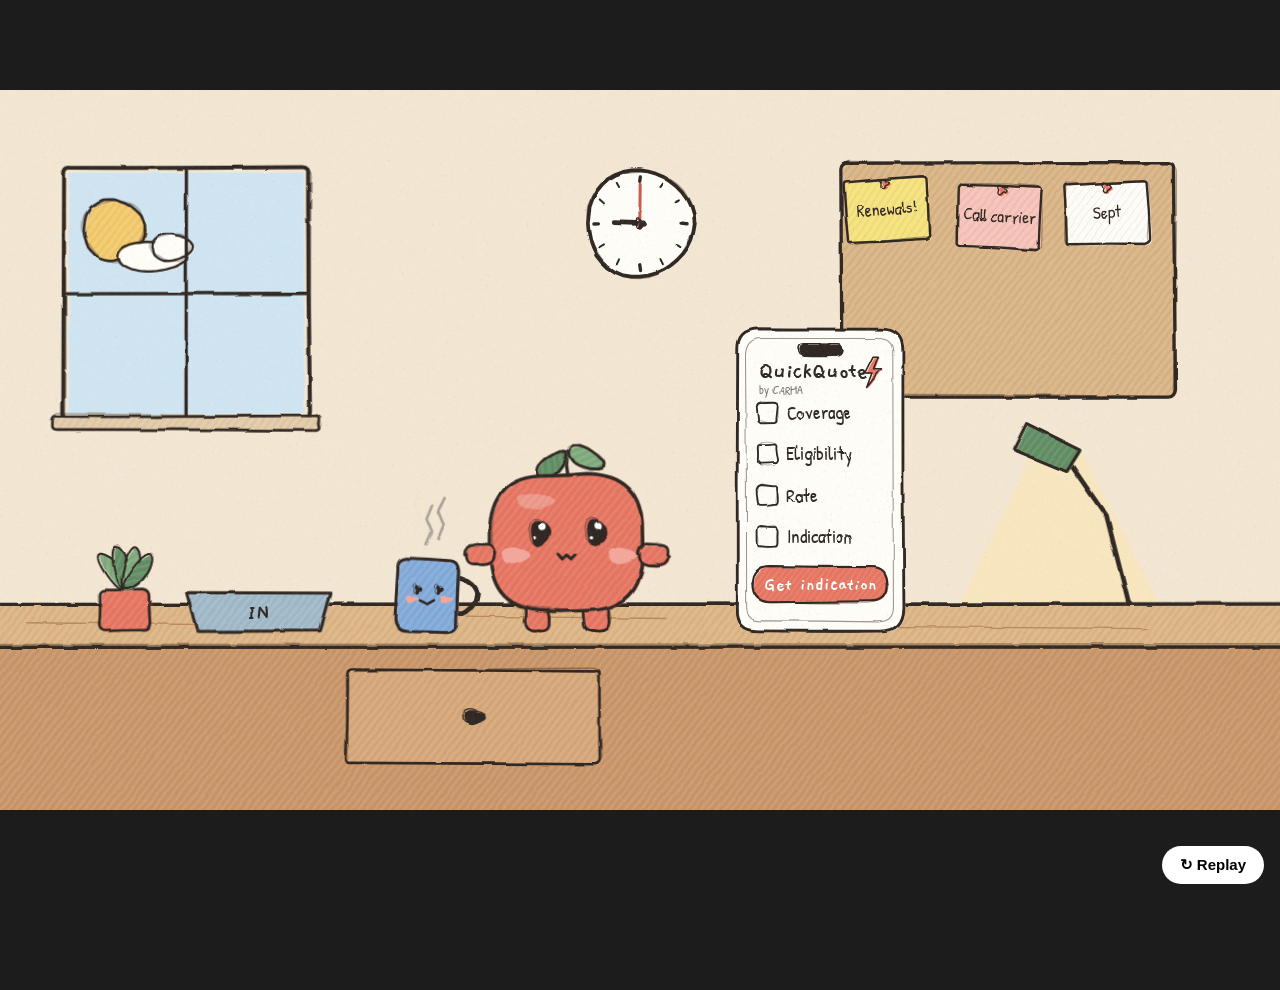
<file: quickquote-animation/desk.html>
<!DOCTYPE html>
<html lang="en">
<head>
<meta charset="utf-8">
<meta name="viewport" content="width=device-width, initial-scale=1">
<title>Coffee's Still Hot</title>
<link href="fonts/fonts.css" rel="stylesheet">
<style>
  html, body { margin: 0; width: 100%; height: 100%; background: #1c1c1c; overflow: hidden; display: flex; align-items: center; justify-content: center; }
  #stage { width: 1920px; height: 1080px; flex: none; transform-origin: center; }
  svg { display: block; }
  .hand { font-family: Gaegu, 'Patrick Hand', cursive; font-weight: 700; }
  .pen { font-family: 'Patrick Hand', cursive; }
  #replay { position: fixed; right: 16px; bottom: 16px; font: 600 15px sans-serif; background: #fff; border: 0; border-radius: 999px; padding: 10px 18px; cursor: pointer; display: none; }
  body.live #replay { display: block; }
</style>
</head>
<body>
<div id="stage"></div>
<button id="replay">↻ Replay</button>
<script src="kit.js"></script>
<script>
// Coffee's Still Hot: the old way eats the whole day at the agent's desk; rewind, QuickQuote it in 3 minutes.
const DY = 812;                                   // desk surface the critter stands on
const T = {
  lamp: 0.3, buzz: [1.8, 2.7], notify: [1.95, 3.4], excite: 2.3,
  montage: [3.4, 7.0], forever: [5.6, 6.9], rewind: [7.0, 7.7], wait: [7.75, 8.7], walk: [8.5, 9.0],
  taps: [9.3, 9.9, 10.5, 11.1], button: 11.7, pop: 12.05, catch: 12.9, quoted: [13.0, 15.0],
  back: [15.2, 16.4], end: 16.6,
};
const PHS = { x: 1230, y: 585, s: 0.78 };
const HOME = 850, TAP_X = 980, END_X = 500;
const { back, cam, overlay, world, svg } = setupStage('#F3E7D3');
const defs = svg.querySelector('defs');
defs.insertAdjacentHTML('beforeend', '<clipPath id="win"><rect x="104" y="124" width="352" height="362" rx="8"/></clipPath>');

// ---- wall: window with a sky that turns to dusk, clock, cork board, lamp
const winSky = el('rect', { x: 104, y: 124, width: 352, height: 362, fill: '#CFE5F2' }, cam);
const winIn = el('g', { 'clip-path': 'url(#win)' }, cam);
const sunG = el('g', {}, winIn); ell(sunG, 0, 0, 46, 46, '#F4C969', { sw: 4 });
const cloud = el('g', {}, winIn); ell(cloud, 0, 0, 52, 22, PAPER, { sw: 3.5, hatch: false }); ell(cloud, 30, -14, 30, 20, PAPER, { sw: 3.5, hatch: false });
rrect(cam, 96, 116, 368, 378, 10, null, { sw: 6 });
line(cam, [[280, 120], [280, 490]], { sw: 5 }); line(cam, [[100, 305], [460, 305]], { sw: 5 });
rrect(cam, 80, 488, 400, 22, 6, '#E2CBA8', { sw: 4 });
// clock
const clockWrap = el('g', {}, cam), clock = el('g', { transform: 'translate(960 200)' }, clockWrap);
ell(clock, 0, 0, 80, 80, PAPER, { sw: 5.5, hatch: false });
for (let i = 0; i < 12; i++) { const a = (i / 12) * Math.PI * 2; line(clock, [[Math.sin(a) * 62, -Math.cos(a) * 62], [Math.sin(a) * 70, -Math.cos(a) * 70]], { sw: i % 3 ? 3 : 5 }); }
const hourH = el('g', {}, clock); line(hourH, [[0, 6], [0, -38]], { sw: 7 });
const minH = el('g', {}, clock); line(minH, [[0, 8], [0, -58]], { sw: 4.5, stroke: CORAL_DK });
ell(clock, 0, 0, 6, 6, INK, { single: true, sw: 2 });
const note3 = el('g', {}, clockWrap); rrect(note3, -70, -40, 140, 80, 6, '#DDEEDD', { sw: 3.5 }); text(note3, 0, 12, 'only 3 min!', { size: 32, fill: GREEN_DK });
// cork board with notes
const cork = el('g', {}, cam);
rrect(cork, 1262, 110, 500, 350, 10, '#D9B383', { sw: 5 });
const NOTES = [[1330, 180, '#F6E27A', 'Renewals!', -4], [1500, 190, '#F7C1B8', 'Call carrier', 3], [1660, 185, PAPER, 'Sept', -2]].map(([x, y, c, s, r]) => {
  const g = el('g', { transform: `translate(${x} ${y}) rotate(${r})` }, cork); rrect(g, -62, -46, 124, 92, 5, c, { sw: 3.5 }); text(g, 0, 8, s, { cls: 'pen', size: 26 });
  ell(g, 0, -40, 6, 6, CORAL, { single: true, sw: 2, hatch: false }); return g;
});
const EXTRA = [[1360, 330, '#F6E27A', 'ACORD??', 6], [1480, 360, '#F7C1B8', 'loss runs', -5], [1610, 320, '#DCE8F2', 'call back', 4], [1700, 390, '#F6E27A', 'URGENT', -7], [1420, 250, PAPER, 'supp. app', 8]].map(([x, y, c, s, r], i) => {
  const g = el('g', {}, cork); rrect(g, -60, -40, 120, 80, 5, c, { sw: 3.5 }); text(g, 0, 8, s, { cls: 'pen', size: 24 });
  return { g, x, y, r, at: 0.2 + i * 0.15 };
});
// lamp and its light
const light = el('path', { d: 'M1560 520 L1624 546 L1760 812 L1420 812 Z', fill: '#FFE7A0', opacity: 0 }, cam);
const lamp = el('g', {}, cam);
ell(lamp, 1700, DY - 8, 70, 14, INK, { single: true, sw: 3, hatch: false });
line(lamp, [[1700, DY - 16], [1660, 640], [1590, 540]], { sw: 7 });
poly(lamp, [[1540, 500], [1620, 540], [1600, 572], [1520, 540]], GREEN, { sw: 4.5, j: 1 });

// ---- desk
rrect(cam, -40, 770, 2000, 66, 6, '#DDB483', { sw: 5 });
rrect(cam, -40, 834, 2000, 300, 0, '#C99466', { sw: 5 });
[[40, 800, 360], [700, 790, 300], [1300, 805, 420]].forEach(([x, y, w]) => line(cam, [[x, y], [x + w, y + 2]], { sw: 2, stroke: '#B98555' }));
rrect(cam, 520, 870, 380, 140, 8, '#D6A677', { sw: 4 }); ell(cam, 710, 940, 16, 10, INK, { single: true, sw: 2, hatch: false });
// in-tray and plant
const tray = el('g', {}, cam);
poly(tray, [[296, DY], [480, DY], [496, DY - 58], [280, DY - 58]], '#9FB9C9', { sw: 4.5 });
text(tray, 388, DY - 18, 'IN', { size: 34 });
rrect(cam, 150, DY - 62, 74, 62, 10, CORAL, { sw: 4 });
[-34, -10, 16, 38].forEach((a, i) => { const g = el('g', { transform: `translate(187 ${DY - 62}) rotate(${a})` }, cam); ell(g, 0, -34, 11, 32, i % 2 ? GREEN : GREEN_LT, { sw: 3 }); });

// ---- the paper tower (grows during the montage, un-grows on rewind)
const SHEETS = [...Array(22)].map((_, k) => {
  const g = el('g', {}, cam); rrect(g, -80, -14, 160, 28, 4, PAPER, { sw: 3.5, hatch: false }); line(g, [[-50, 0], [40, 1]], { sw: 2, stroke: '#c2b8ae' });
  const r = rng(40 + k);
  return { g, k, dx: (r() - 0.5) * 34, rot: (r() - 0.5) * 12, t0: 0.15 + k * 0.14 };
});

// ---- mug buddy
const mug = el('g', {}, cam), mugBody = el('g', {}, mug);
ell(mugBody, 52, -54, 22, 26, null, { sw: 7, single: true });
rrect(mugBody, -46, -108, 92, 108, 16, SKY, { sw: 4.5 });
const mugHappy = el('g', {}, mugBody); [-16, 16].forEach((x) => ell(mugHappy, x, -64, 5, 6, INK, { single: true, sw: 1, hatch: false })); line(mugHappy, [[-10, -46], [0, -40], [10, -46]], { sw: 4 });
const mugSad = el('g', {}, mugBody); [-16, 16].forEach((x) => line(mugSad, [[x - 6, -62], [x + 6, -64]], { sw: 4 })); line(mugSad, [[-10, -40], [0, -46], [10, -40]], { sw: 4 });
[-26, 26].forEach((x) => ell(mugBody, x, -50, 9, 5, BLUSH, { stroke: null, hatch: false }));
const steam = [-18, 0, 18].map((x, i) => { const g = el('g', {}, mug); line(g, [[x, -120], [x + 8, -140], [x, -160], [x + 8, -180]], { sw: 4, stroke: '#9d948c' }); return { g, ph: i * 0.33 }; });
const hearts = [-20, 16].map((x) => { const g = el('g', {}, mug); sketch(g, `M${x} -130 C${x - 12} -142 ${x - 8} -154 ${x} -146 C${x + 8} -154 ${x + 12} -142 ${x} -130 Z`, null, CORAL, { sw: 2.5, hatch: false }); return g; });

// ---- hero and props
const phoneStand = el('g', {}, cam); poly(phoneStand, [[PHS.x - 60, DY], [PHS.x + 60, DY], [PHS.x + 20, DY - 50], [PHS.x - 20, DY - 50]], '#8A8FA0', { sw: 4 });
const phone = makePhone(cam);
const pal = makeCritter(cam, { variant: 'sprout' });
const heldCard = el('g', { transform: 'translate(178 -268) rotate(-8) scale(0.85)' }, pal.held); drawCard(heldCard);
const flyCard = el('g', {}, cam); drawCard(flyCard);
const sparkles = makeSparkles(cam, [[-190, -250], [180, -300], [200, 60], [-200, 120]]);
const confetti = makeConfetti(cam, { seed: 31 });
const notify = bubble(cam, 230, 86, [-40, 150], ['New cannabis', 'account! 🌿'], 44);
const forever = bubble(cam, 260, 70, [140, 130], ['This is taking forever…'], 42);
const wait = bubble(cam, 230, 70, [150, 130], ['Wait… QuickQuote!'], 44);
const quoted = bubble(cam, 200, 88, [150, 150], ['QUOTED!'], 80);
const fx = el('g', {}, world);
const rw = el('g', {}, fx); text(rw, 120, 110, '◀◀ REWIND', { anchor: 'start', size: 56, fill: CORAL_DK });
const scan = [0, 1, 2].map(() => { const g = el('g', {}, fx); line(g, [[0, 0], [1920, 2]], { sw: 3, stroke: '#ffffff' }); return g; });
const end = makeEndCard(overlay, { line1: 'Quote before your coffee cools.', line2: 'Cannabis indications in 3 minutes or less.' });

const CAM = [[0, 960, 540, 1], [3.4, 960, 540, 1], [7.0, 900, 560, 1.07], [7.7, 960, 540, 1], [8.9, 960, 540, 1], [9.2, 1080, 580, 1.15], [12.3, 1080, 580, 1.15], [12.9, 960, 540, 1]];
const palX = (t) => (t < T.walk[0] ? HOME : t < T.back[0] ? lerp(HOME, TAP_X, inOut(P(t, ...T.walk))) : lerp(TAP_X, END_X, inOut(P(t, ...T.back))));
const ROWS_W = ROW_Y.map((y) => PHS.y + y * PHS.s);
const TAPS = [...T.taps.map((c, i) => [c, (DY - 118) - ROWS_W[i]]), [T.button, 0]];
// montage clock: runs forward 0..3.6 s, then rewinds to 0
const tau = (t) => (t < T.montage[0] ? 0 : t < T.montage[1] ? t - T.montage[0] : 3.6 * (1 - inOut(P(t, ...T.rewind))));

function draw(t) {
  boil(t);
  const [cx, cy, cz] = keys(CAM, t); camera(cam, cx, cy, cz);
  const u = tau(t), m = u / 3.6, rewinding = t > T.rewind[0] && t < T.rewind[1];

  // day slipping away
  winSky.setAttribute('fill', lerpColor('#CFE5F2', '#F2B98A', m));
  setT(sunG, `translate(${f1(lerp(170, 420, m))} ${f1(lerp(210, 470, m) - Math.sin(m * Math.PI) * 90)})`);
  setT(cloud, `translate(${f1(210 + (t * 12) % 400 + m * 300)} 250)`);
  const minA = m * 8 * 360 + clamp((t - 9.0) / 3.0) * 18 * (t > T.rewind[1] ? 1 : 0);
  setT(minH, `rotate(${f1(minA)})`); setT(hourH, `rotate(${f1(270 + m * 240 + (minA % 360) / 12 * (t > T.rewind[1] ? 1 : 0))})`);
  const n3 = outBack(P(t, 12.2, 12.6), 2.2); setO(note3, n3 > 0 ? 1 : 0); setT(note3, `translate(1090 210) rotate(6) scale(${Math.max(0.001, n3).toFixed(3)})`);
  EXTRA.forEach((e) => { const k = outBack(P(m, e.at, e.at + 0.08), 2.4); setO(e.g, k > 0.01 ? 1 : 0); setT(e.g, `translate(${e.x} ${e.y}) rotate(${e.r}) scale(${Math.max(0.001, k).toFixed(3)})`); });
  setO(light, 0.4 * P(t, T.lamp, T.lamp + 0.15));

  // tower
  SHEETS.forEach((s) => {
    const d = u - s.t0;
    if (d <= 0) { setO(s.g, 0); return; }
    const k = clamp(d / 0.35), lean = m * m * (s.k / 22) * 40;
    const tx = 388 + s.dx + lean, ty = DY - 70 - s.k * 26;
    const x = lerp(388, tx, outCubic(k)), y = lerp(DY - 60, ty, outCubic(k)) - Math.sin(Math.PI * k) * 160;
    setO(s.g, 1);
    setT(s.g, `translate(${f1(x)} ${f1(y)}) rotate(${f1(s.rot + (1 - k) * 200 + (u > 2 ? Math.sin(t * 10 + s.k) * 1.5 : 0))})`);
  });

  // mug
  const cold = m > 0.5, mugHop = hop(t, 13.1, 0.4, 40) + hop(t, 13.6, 0.35, 28);
  setT(mug, `translate(640 ${f1(DY - mugHop)})`);
  setT(mugBody, `rotate(${f1(cold ? -4 : Math.sin(t * 2) * 2)})`);
  setO(mugHappy, cold ? 0 : 1); setO(mugSad, cold ? 1 : 0);
  steam.forEach((s) => { const p = ((t * 0.7 + s.ph) % 1); setO(s.g, (1 - m * 2.2) * Math.sin(Math.PI * p) * (t > T.catch ? 0 : 1)); setT(s.g, `translate(0 ${f1(-p * 30)})`); });
  hearts.forEach((h, i) => { const p = ((t * 0.6 + i * 0.5) % 1); setO(h, t > T.catch ? Math.sin(Math.PI * p) : 0); setT(h, `translate(0 ${f1(-p * 40)})`); });

  // phone
  const buzz = t > T.buzz[0] && t < T.buzz[1] ? Math.sin(t * 80) * 6 : 0;
  const pOut = 1 - 0.85 * P(t, 15.4, 16.1);
  setO(clockWrap, 1 - 0.85 * P(t, 15.4, 16.1));
  setO(phone.g, pOut); setO(phoneStand, pOut); setO(cork, 1 - 0.8 * P(t, 15.4, 16.1)); setO(lamp, 1 - 0.8 * P(t, 15.4, 16.1)); setO(light, 0.4 * P(t, T.lamp, T.lamp + 0.15) * (1 - P(t, 15.4, 16.1)));
  setT(phone.g, `translate(${f1(PHS.x + buzz)} ${PHS.y}) rotate(${f1(buzz * 0.4)}) scale(${PHS.s * (1 + bump(t, T.pop, 0.3, 0.03))})`);
  phone.update(t, T.taps, T.button);
  updateSparkles(sparkles, t, 7.85, PHS.x, PHS.y);

  // critter
  const wk = walker(palX, t);
  let jump = hop(t, T.excite, 0.42, 70) + hop(t, T.excite + 0.45, 0.36, 40) + (t > T.catch ? hop(t, T.catch + 0.1, 0.5, 90) + hop(t, T.catch + 0.7, 0.45, 60) : 0);
  let sq = 1 - (t > T.montage[0] && t < T.rewind[1] ? 0.12 * m : 0), aR = null, sR = 1, aL = null, sL = 1, face = 'smile', look = 0;
  TAPS.forEach(([c, J]) => { jump += tapJump(t, c, J); sq -= bump(t, c + 0.4, 0.16, 0.08); });
  if (t > T.notify[0] && t < T.notify[1]) { face = 'happy'; look = 6; }
  if (m > 0.3 && !rewinding) { face = 'worried'; look = -6; }
  if (rewinding) face = 'o';
  if (t > T.wait[0] && t < T.wait[1]) { face = 'open'; look = 6; const k = bump(t, T.wait[0], 0.9, 1); aR = -50 * k; sR = 1 + k; }
  if (t > T.walk[1] && t < T.catch) { look = 6; face = TAPS.some(([c]) => t > c - 0.36 && t < c + 0.3) ? 'o' : 'smile'; }
  T.taps.forEach((c) => { const k = reach(t, c); if (k > 0) { aR = 0; sR = lerp(1, (PHS.x - 101 * PHS.s - (TAP_X + 112)) / 38, k); } });
  { const k = reach(t, T.button); if (k > 0) { aR = lerp(0, 30, k); sR = lerp(1, 2.5, k); } }
  if (t >= T.catch - 0.15) { const k = outBack(P(t, T.catch - 0.15, T.catch + 0.1), 1.6); aR = lerp(aR ?? 0, -60, k); sR = lerp(sR, 2.4, k); face = 'happy'; }
  pal.pose({ x: wk.x, y: DY - wk.bob - jump, t, walk: wk.walk, amp: wk.amp, air: jump > 4, face, look, aR, sR, aL, sL, sq });
  setO(pal.held, t >= T.catch ? 1 : 0);

  // indication pops out of the phone into the critter's hand
  if (t >= T.pop && t < T.catch) {
    const k = inOut(P(t, T.pop, T.catch)), tgt = [TAP_X + 178 * 0.85 + 30, DY - 268];
    const x = lerp(PHS.x, tgt[0], k), y = lerp(PHS.y - 240, tgt[1], k) - Math.sin(Math.PI * k) * 200;
    setO(flyCard, 1); setT(flyCard, `translate(${f1(x)} ${f1(y)}) rotate(${f1(k * -360)}) scale(${(0.5 + 0.35 * k).toFixed(3)})`);
  } else setO(flyCard, 0);
  confetti.update(t, T.catch, TAP_X + 170, DY - 270, DY);

  // bubbles, rewind fx, end
  showBubble(notify, t, ...T.notify, 1180, 250, 1.5);
  showBubble(forever, t, ...T.forever, 640, 470, 1);
  showBubble(wait, t, ...T.wait, 640, 470, 1);
  showBubble(quoted, t, ...T.quoted, 700, 400, 2);
  setO(rw, rewinding ? (Math.floor(t * 6) % 2 ? 1 : 0.4) : 0);
  scan.forEach((g, i) => { setO(g, rewinding ? 0.6 : 0); setT(g, `translate(0 ${f1(((t * 900 + i * 360) % 1080))})`); });
  end.update(t, T.end);
}

run({
  duration: 21.5, draw, music: 'uke',
  sfx: [
    { t: T.lamp, k: 'click' }, { t: T.buzz[0], k: 'buzz' }, { t: T.notify[0] + 0.02, k: 'pop' }, { t: T.excite, k: 'boing' },
    ...SHEETS.filter((s) => s.k % 2 === 0).map((s) => ({ t: T.montage[0] + s.t0, k: 'paper' })),
    ...Array.from({ length: 18 }, (_, i) => ({ t: T.montage[0] + i * 0.2, k: 'tick' })),
    ...EXTRA.map((e) => ({ t: T.montage[0] + e.at * 3.6, k: 'pop2' })), { t: T.forever[0], k: 'pop2' },
    { t: T.rewind[0], k: 'scratch' }, { t: T.rewind[0] + 0.05, k: 'whoosh' },
    { t: T.wait[0], k: 'pop' }, { t: 7.9, k: 'sparkle' }, ...steps(T.walk[0], T.walk[1], 0.13),
    ...T.taps.map((c) => ({ t: c - 0.3, k: 'hop' })), ...[...T.taps, T.button].map((c) => ({ t: c, k: 'click' })),
    ...T.taps.map((c) => ({ t: c + 0.05, k: 'scribble' })), ...T.taps.map((c) => ({ t: c + 0.12, k: 'ding' })),
    { t: T.pop, k: 'whoosh' }, { t: 12.2, k: 'pop2' }, { t: T.catch, k: 'chime' }, { t: T.catch + 0.05, k: 'confetti' },
    { t: T.quoted[0], k: 'pop' }, { t: 13.1, k: 'boing' }, ...steps(T.back[0], T.back[1], 0.14),
    { t: T.end, k: 'pop' }, { t: T.end + 0.3, k: 'pop2' }, { t: T.end + 0.6, k: 'scribble' },
    { t: T.end + 0.7, k: 'pop2' }, { t: T.end + 0.9, k: 'pop2' }, { t: T.end + 1.3, k: 'pop' }, { t: T.end + 1.4, k: 'sparkle' },
  ],
});
</script>
</body>
</html>
</file>
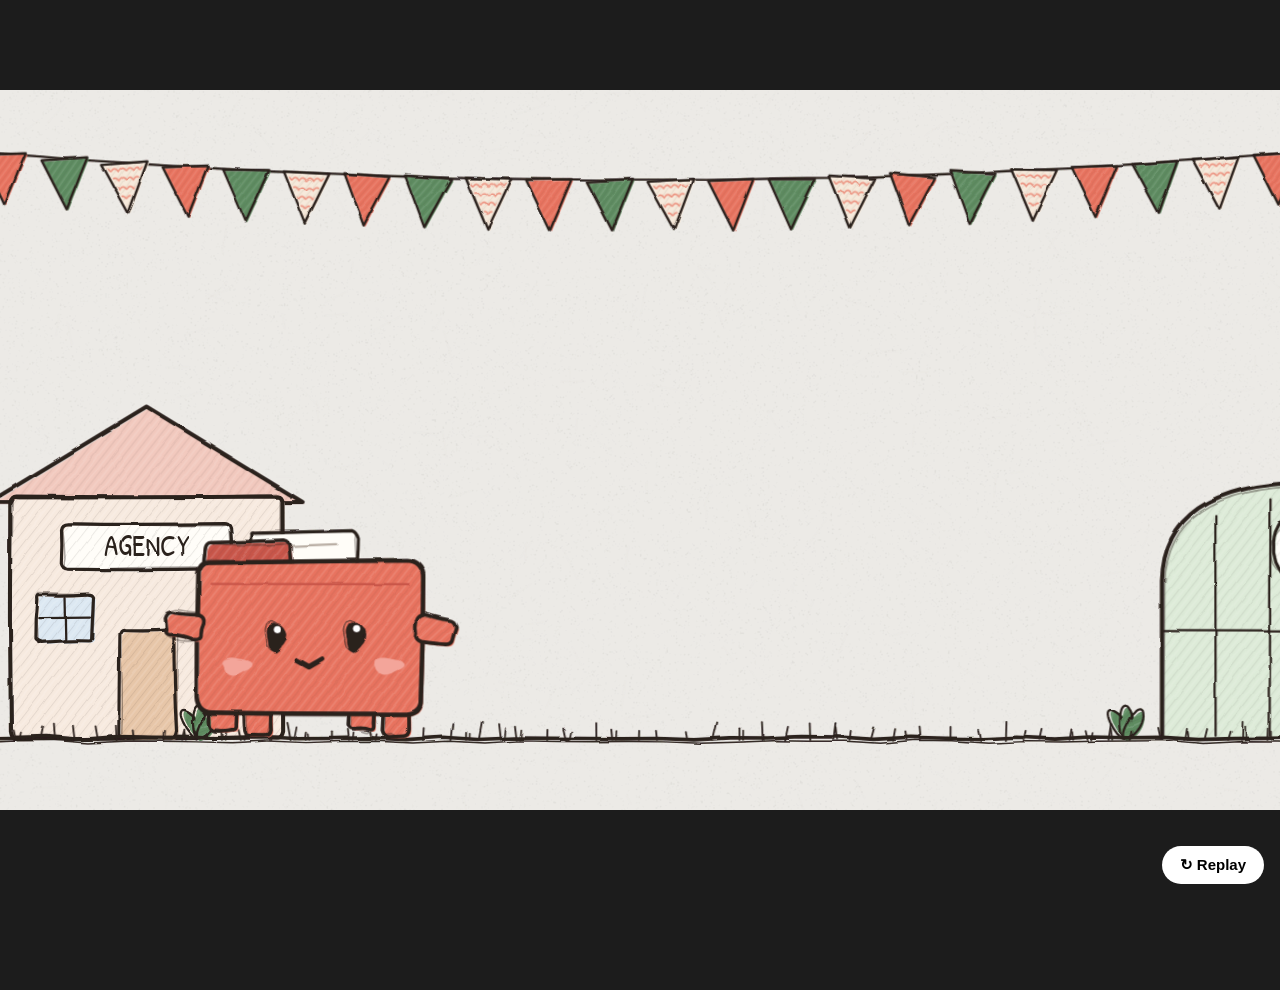
<file: quickquote-animation/sketch.html>
<!DOCTYPE html>
<html lang="en">
<head>
<meta charset="utf-8">
<meta name="viewport" content="width=device-width, initial-scale=1">
<title>QuickQuote Sketch</title>
<link href="fonts/fonts.css" rel="stylesheet">
<style>
  html, body { margin: 0; width: 100%; height: 100%; background: #1c1c1c; overflow: hidden; display: flex; align-items: center; justify-content: center; }
  #stage { width: 1920px; height: 1080px; flex: none; transform-origin: center; background: #ECEAE6; }
  svg { display: block; }
  .hand { font-family: Gaegu, 'Patrick Hand', cursive; font-weight: 700; }
  .pen { font-family: 'Patrick Hand', cursive; }
  #replay { position: fixed; right: 16px; bottom: 16px; font: 600 15px sans-serif; background: #fff; border: 0; border-radius: 999px; padding: 10px 18px; cursor: pointer; display: none; }
  body.live #replay { display: block; }
</style>
</head>
<body>
<div id="stage">
<svg id="svg" width="1920" height="1080" viewBox="0 0 1920 1080">
  <defs>
    <filter id="boil" x="-2%" y="-2%" width="104%" height="104%">
      <feTurbulence id="turb" type="fractalNoise" baseFrequency="0.024" numOctaves="2" seed="1" result="n"/>
      <feDisplacementMap in="SourceGraphic" in2="n" scale="5" xChannelSelector="R" yChannelSelector="G"/>
    </filter>
    <pattern id="hatch" width="9" height="9" patternUnits="userSpaceOnUse" patternTransform="rotate(38)">
      <line x1="0" y1="0" x2="0" y2="9" stroke="#2a1d17" stroke-width="2.2" opacity=".09"/>
      <line x1="5" y1="0" x2="5" y2="9" stroke="#fff" stroke-width="1.4" opacity=".16"/>
    </pattern>
    <pattern id="dots" width="14" height="14" patternUnits="userSpaceOnUse">
      <circle cx="4" cy="4" r="2.2" fill="#fff" opacity=".85"/><circle cx="11" cy="11" r="1.6" fill="#fff" opacity=".7"/>
    </pattern>
    <pattern id="scallop" width="22" height="14" patternUnits="userSpaceOnUse">
      <path d="M0 12 Q5.5 3 11 12 Q16.5 3 22 12" fill="none" stroke="#E8735F" stroke-width="2.2"/>
    </pattern>
  </defs>
  <rect width="1920" height="1080" fill="#ECEAE6"/>
  <image id="paperTex" x="0" y="0" width="1920" height="1080" opacity=".55"/>
  <g id="world" filter="url(#boil)"></g>
  <g id="endLayer"></g>
</svg>
</div>
<button id="replay">↻ Replay</button>
<script>
const NS = 'http://www.w3.org/2000/svg';
const W = 1920, H = 1080, BASE_DURATION = 21, GROUND = 880;
const INK = '#2B211D', CORAL = '#E8735F', CORAL_DK = '#C9564A', GREEN = '#5E8C61', MUSTARD = '#E9B949', SKY = '#7FA9DA', PAPER = '#FFFDF8';
const clamp = (v, a = 0, b = 1) => Math.min(b, Math.max(a, v));
const lerp = (a, b, k) => a + (b - a) * k;
const P = (t, a, b) => clamp((t - a) / (b - a));
const outCubic = (x) => 1 - Math.pow(1 - x, 3);
const inCubic = (x) => x * x * x;
const inOut = (x) => (x < 0.5 ? 4 * x * x * x : 1 - Math.pow(-2 * x + 2, 3) / 2);
const outBack = (x, s = 1.9) => 1 + (s + 1) * Math.pow(x - 1, 3) + s * Math.pow(x - 1, 2);
const outElastic = (x) => (x === 0 || x === 1 ? x : Math.pow(2, -10 * x) * Math.sin((x * 10 - 0.75) * (2 * Math.PI) / 3) + 1);
const bump = (t, c, d = 0.35, amp = 1) => (t >= c && t <= c + d ? Math.sin(Math.PI * (t - c) / d) * amp : 0);
function rng(seed) { return () => { seed = (seed * 1664525 + 1013904223) % 4294967296; return seed / 4294967296; }; }
const f1 = (v) => v.toFixed(1);

// ---------- tiny SVG + "sketchy" drawing kit ----------
function el(tag, attrs = {}, parent) {
  const e = document.createElementNS(NS, tag);
  for (const k in attrs) e.setAttribute(k, attrs[k]);
  if (parent) parent.appendChild(e);
  return e;
}
let seedCounter = 100;
function rrPath(x, y, w, h, r, j, rnd) {
  const J = () => (rnd() - 0.5) * 2 * j;
  const p = [[x + r + J(), y + J()], [x + w - r + J(), y + J()], [x + w + J(), y + r + J()], [x + w + J(), y + h - r + J()],
    [x + w - r + J(), y + h + J()], [x + r + J(), y + h + J()], [x + J(), y + h - r + J()], [x + J(), y + r + J()]];
  const c = [[x + w, y], [x + w, y + h], [x, y + h], [x, y]];
  let d = `M${f1(p[0][0])},${f1(p[0][1])}`;
  for (let e = 0; e < 4; e++) {
    const a = p[e * 2], b = p[e * 2 + 1], n = p[(e * 2 + 2) % 8];
    d += ` Q${f1((a[0] + b[0]) / 2 + J())},${f1((a[1] + b[1]) / 2 + J())} ${f1(b[0])},${f1(b[1])}`;
    d += ` Q${c[e][0]},${c[e][1]} ${f1(n[0])},${f1(n[1])}`;
  }
  return d + 'Z';
}
function ellPath(cx, cy, rx, ry, j, rnd, n = 40) {
  let d = '';
  const ph = rnd() * 6.28, amp = j / Math.max(rx, ry);
  for (let i = 0; i <= n; i++) {
    const a = (i / n) * Math.PI * 2, k = 1 + Math.sin(a * 3 + ph) * amp + (rnd() - 0.5) * amp * 0.4;
    d += (i ? 'L' : 'M') + f1(cx + Math.cos(a) * rx * k) + ',' + f1(cy + Math.sin(a) * ry * k);
  }
  return d + 'Z';
}
function polyPath(pts, j, rnd, close = false) {
  return 'M' + pts.map(([x, y]) => `${f1(x + (rnd() - 0.5) * j)},${f1(y + (rnd() - 0.5) * j)}`).join(' L') + (close ? 'Z' : '');
}
// fill (slightly offset, colored-pencil hatch) + main line + faint second pencil pass
function sketch(parent, d1, d2, fill, { sw = 4.5, stroke = INK, hatch = true, fillOpacity = 1 } = {}) {
  const g = el('g', {}, parent);
  if (fill) {
    el('path', { d: d1, fill, 'fill-opacity': fillOpacity, transform: 'translate(2.5 2)' }, g);
    if (hatch) el('path', { d: d1, fill: 'url(#hatch)', transform: 'translate(2.5 2)' }, g);
  }
  if (stroke) {
    el('path', { d: d1, fill: 'none', stroke, 'stroke-width': sw, 'stroke-linecap': 'round', 'stroke-linejoin': 'round' }, g);
    if (d2) el('path', { d: d2, fill: 'none', stroke, 'stroke-width': sw * 0.45, opacity: 0.4, 'stroke-linecap': 'round', 'stroke-linejoin': 'round' }, g);
  }
  return g;
}
const rrect = (parent, x, y, w, h, r, fill, o = {}) => { const rnd = rng(o.seed ?? seedCounter++); const j = o.j ?? 2; return sketch(parent, rrPath(x, y, w, h, r, j, rnd), o.single ? null : rrPath(x, y, w, h, r, j * 1.6, rnd), fill, o); };
const ell = (parent, cx, cy, rx, ry, fill, o = {}) => { const rnd = rng(o.seed ?? seedCounter++); const j = o.j ?? 2; return sketch(parent, ellPath(cx, cy, rx, ry, j, rnd), o.single ? null : ellPath(cx, cy, rx, ry, j * 1.5, rnd), fill, o); };
const poly = (parent, pts, fill, o = {}) => { const rnd = rng(o.seed ?? seedCounter++); const j = o.j ?? 2; return sketch(parent, polyPath(pts, j, rnd, !!fill || o.close), o.single ? null : polyPath(pts, j * 1.6, rnd, !!fill || o.close), fill, o); };
const line = (parent, pts, o = {}) => poly(parent, pts, null, { single: true, ...o });
const text = (parent, x, y, str, o = {}) => { const t = el('text', { x, y, 'text-anchor': o.anchor || 'middle', class: o.cls || 'hand', 'font-size': o.size || 40, fill: o.fill || INK, ...(o.attrs || {}) }, parent); t.textContent = str; return t; };
const setT = (node, s) => node.setAttribute('transform', s);
const setO = (node, o) => { node.setAttribute('opacity', clamp(o).toFixed(3)); node.style.display = o <= 0.001 ? 'none' : ''; };

// ---------- character: ?char=folder (default) or ?char=critter (CARMA's own blocky mascot) ----------
const params = new URLSearchParams(location.search);
// folder: the QuickQuote-ad folder. The rest are the CARMA critter: tabs (index-tab ears),
// slash (logo slash as a cowlick), ink (charcoal body with coral slash blush), bolt (yellow lightning
// cowlick: quick), check (green checkmark sprout: quoted), sprout (two-leaf seedling), cowboy (lasso alt cut).
const CHAR = ['tabs', 'slash', 'ink', 'bolt', 'check', 'sprout', 'cowboy'].includes(params.get('char')) ? params.get('char') : 'folder';
const IS_INK = CHAR === 'ink', COWBOY = CHAR === 'cowboy';
const BODY = IS_INK ? '#3B3836' : CORAL, FACE_INK = IS_INK ? PAPER : INK;
const HELD_Y = { folder: -282, tabs: -318, slash: -340, ink: -290, bolt: -300, check: -300, sprout: -300, cowboy: -335 }[CHAR];   // card held overhead
const HOLD_ARM = { folder: 2.5, tabs: 3.45, slash: 4.0, ink: 2.8, bolt: 3.0, check: 3.0, sprout: 3.0, cowboy: 3.9 }[CHAR];
const STACHE = params.get('stache') === '1';   // optional handlebar mustache (off by default)
const LASSO_AT = 7.2, LASSO_LEN = COWBOY ? 2.2 : 0;   // cowboy: time inserted to rope the phone in
const DURATION = BASE_DURATION + LASSO_LEN;

// ---------- timeline ----------
const T = {
  walkIn: [0.2, 2.3], excite: 2.5, bubble1: [2.6, 3.9],
  papers0: 3.9, bubble2: [4.9, 6.0], phoneIn: [5.9, 6.5], burst: 6.6,
  walk2: [7.2, 7.9], taps: [8.2, 9.1, 10.0, 10.9], button: 11.9,
  eject: 12.25, catch: 13.05, celebrate: [13.2, 13.8, 14.4], phoneOut: [15.4, 16.0], walk3: [15.6, 17.0],
  end: 16.8,
};
const CR_X = { home: 960, phone: 1200, end: 520 };
const PHONE = { x: 1480, y: 560 };
const ROW_Y = [-130, -50, 30, 110];
const BTN_Y = 200;
const JUMP_FOR = (ly) => (GROUND - 120) - (PHONE.y + ly); // lift so the critter's arm reaches that row

// ================= build the world =================
const worldRoot = document.getElementById('world');
const buntingLayer = el('g', {}, worldRoot);
const world = el('g', {}, worldRoot);   // everything under the camera
const endLayer = document.getElementById('endLayer');

// paper texture (static, generated once)
{
  const c = document.createElement('canvas'); c.width = 960; c.height = 540;
  const x = c.getContext('2d'), img = x.createImageData(960, 540), r = rng(77);
  for (let i = 0; i < img.data.length; i += 4) {
    const v = r(); const g = v > 0.985 ? 150 : v > 0.93 ? 205 : 245 + r() * 10;
    img.data[i] = img.data[i + 1] = g; img.data[i + 2] = g - 4; img.data[i + 3] = v > 0.93 ? 60 : 18;
  }
  x.putImageData(img, 0, 0);
  x.globalAlpha = 0.05; x.strokeStyle = '#8a7f72';
  for (let i = 0; i < 260; i++) { const px = r() * 960, py = r() * 540, a = r() * 6.28, l = 6 + r() * 20; x.beginPath(); x.moveTo(px, py); x.lineTo(px + Math.cos(a) * l, py + Math.sin(a) * l); x.stroke(); }
  document.getElementById('paperTex').setAttribute('href', c.toDataURL());
}

// background doodles
const bg = el('g', {}, world);
// agency building (left)
const agency = el('g', { transform: 'translate(150 0)' }, bg);
poly(agency, [[88, 618], [262, 512], [436, 618]], '#F2C9BE', { j: 2 });
rrect(agency, 112, 612, 300, 268, 6, '#F7EADF', { j: 2 });
rrect(agency, 168, 642, 188, 50, 8, PAPER, { sw: 3.5 });
text(agency, 262, 678, 'AGENCY', { cls: 'pen', size: 32 });
rrect(agency, 232, 760, 62, 120, 6, '#E7C6A8', { sw: 3.5 });
[[140, 720], [322, 720]].forEach(([x, y]) => { rrect(agency, x, y, 62, 52, 4, '#DCE8F2', { sw: 3.5 }); line(agency, [[x + 31, y + 3], [x + 31, y + 50]], { sw: 2.5 }); line(agency, [[x + 3, y + 26], [x + 59, y + 26]], { sw: 2.5 }); });
// greenhouse (right)
const greenhouse = el('g', {}, bg);
sketch(greenhouse, 'M1540 880 L1540 705 Q1542 598 1700 596 Q1858 598 1860 705 L1860 880', 'M1542 880 L1543 708 Q1546 602 1700 600 Q1855 602 1858 708 L1858 880', '#DDEBD8', {});
[1600, 1660, 1740, 1800].forEach((x) => { const top = 705 - Math.sqrt(Math.max(0, 1 - Math.pow((x - 1700) / 160, 2))) * 100; line(greenhouse, [[x, 878], [x, top + 6]], { sw: 2.5 }); });
line(greenhouse, [[1542, 760], [1858, 760]], { sw: 2.5 });
ell(greenhouse, 1700, 668, 38, 38, PAPER, { sw: 3.5 });
{ // leaf sign
  const lg = el('g', { transform: 'translate(1700 684)' }, greenhouse);
  [-60, -30, 0, 30, 60].forEach((a, i) => { const len = [22, 30, 36, 30, 22][i]; const g2 = el('g', { transform: `rotate(${a})` }, lg); ell(g2, 0, -len / 2 - 2, 5, len / 2, GREEN, { sw: 2.2, single: true, j: 0.6 }); });
  line(lg, [[0, 0], [0, 12]], { sw: 2.5 });
}
// little plants
[[1500, 880], [1880, 880], [470, 880]].forEach(([x, y], k) => { [-30, 0, 30].forEach((a) => { const g2 = el('g', { transform: `translate(${x} ${y}) rotate(${a})` }, bg); ell(g2, 0, -18, 7, 18, GREEN, { sw: 2.5, single: true, j: 0.8 }); }); });
// ground + grass
{
  const r = rng(5), pts = [];
  for (let x = -20; x <= 1940; x += 40) pts.push([x, GROUND + (r() - 0.5) * 3]);
  line(bg, pts, { sw: 4, j: 1.5 });
  line(bg, pts.map(([x, y]) => [x + 7, y + 4]), { sw: 1.6, j: 2, attrs: {} });
  for (let x = 0; x < 1920; x += 14 + r() * 22) {
    const h = 6 + r() * 12, a = (r() - 0.5) * 0.7;
    line(bg, [[x, GROUND + 2], [x + Math.sin(a) * h, GROUND - h]], { sw: 2, j: 0.4 });
    if (r() > 0.6) line(bg, [[x + 4, GROUND + 2], [x + 4 + Math.sin(-a) * h * 0.7, GROUND - h * 0.7]], { sw: 1.8, j: 0.4 });
  }
}
// bunting
const bunting = el('g', {}, buntingLayer);
const FLAGS = [];
{
  const B = (u) => [lerp(lerp(-40, 960, u), lerp(960, 1960, u), u), lerp(lerp(92, 178, u), lerp(178, 92, u), u)];
  const pts = []; for (let i = 0; i <= 40; i++) pts.push(B(i / 40));
  line(bunting, pts, { sw: 3.5, j: 1 });
  const N = 22, cols = [CORAL, GREEN, '#F6E9DA'];
  for (let i = 0; i < N; i++) {
    const [x, y] = B((i + 0.5) / N);
    const g = el('g', { transform: `translate(${f1(x)} ${f1(y)})` }, bunting);
    const inner = el('g', {}, g);
    const col = cols[i % 3];
    poly(inner, [[-34, 0], [34, 0], [0, 76]], col, { j: 2, sw: 3.5 });
    if (col === '#F6E9DA') el('path', { d: 'M-28 4 L28 4 L0 66 Z', fill: 'url(#scallop)', opacity: 0.8 }, inner);
    FLAGS.push({ inner, ph: i * 0.7 });
  }
}

// phone
const phone = el('g', {}, world);
const phoneInner = el('g', {}, phone);
rrect(phoneInner, -160, -290, 320, 580, 42, PAPER, { sw: 5.5, hatch: false });
rrect(phoneInner, -142, -272, 284, 544, 30, null, { sw: 2, single: true, stroke: '#9a918a' });
rrect(phoneInner, -42, -262, 84, 22, 11, INK, { sw: 3, single: true, hatch: false });
text(phoneInner, -118, -196, 'QuickQuote', { anchor: 'start', size: 46 });
poly(phoneInner, [[102, -238], [86, -206], [100, -206], [90, -178], [118, -214], [103, -214], [112, -238]], CORAL, { sw: 3, j: 0.8 });
text(phoneInner, -118, -166, 'by CARMA', { anchor: 'start', cls: 'pen', size: 24, fill: '#7a706a' });
const ROWS = ['Coverage', 'Eligibility', 'Rate', 'Indication'].map((lab, i) => {
  const y0 = ROW_Y[i];
  const hi = el('g', {}, phoneInner); rrect(hi, -132, y0 - 32, 264, 64, 16, '#DDEEDD', { stroke: null, hatch: true });
  rrect(phoneInner, -120, y0 - 19, 38, 38, 7, PAPER, { sw: 3.5, hatch: false });
  text(phoneInner, -64, y0 + 12, lab, { anchor: 'start', cls: 'pen', size: 36 });
  const ck = el('path', { d: `M${-113} ${y0 + 1} L${-102} ${y0 + 13} L${-78} ${y0 - 18}`, fill: 'none', stroke: GREEN, 'stroke-width': 7, 'stroke-linecap': 'round', 'stroke-linejoin': 'round', 'stroke-dasharray': 60, 'stroke-dashoffset': 60 }, phoneInner);
  return { hi, ck };
});
const btn = el('g', {}, phoneInner);
rrect(btn, -130, BTN_Y - 34, 260, 68, 34, CORAL, { sw: 4 });
text(btn, 0, BTN_Y + 11, 'Get indication', { size: 36, fill: '#fff' });

// stopwatch
const watch = el('g', {}, world);
rrect(watch, -12, -74, 24, 18, 4, INK, { single: true, sw: 3 });
ell(watch, 0, 0, 56, 56, PAPER, { sw: 5, hatch: false });
const watchHand = el('g', {}, watch); line(watchHand, [[0, 0], [0, -38]], { sw: 5, stroke: CORAL });
ell(watch, 0, 0, 5, 5, INK, { single: true, sw: 2 });
const watchText = text(watch, 0, 108, '0:00', { size: 52 });
const watchSub = text(watch, 0, 150, 'under 3 min!', { size: 34, fill: GREEN });

// critter
const critter = el('g', {}, world);
const cBody = el('g', {}, critter);
const CUTE = CHAR !== 'folder';
const EYE_Y = CUTE ? -104 : -112, EYE_DX = CUTE ? 50 : 44, MOUTH_Y = CUTE ? (STACHE ? -50 : -74) : -80, LEG_H = CUTE ? 34 : 44;
const LEGS = [-96, -58, 58, 96].map((x) => { const g = el('g', {}, cBody); rrect(g, x - 14, -LEG_H, 28, LEG_H, CUTE ? 12 : 6, CORAL, { sw: 4 }); return g; });
let EARS = null, TUFT = null, bandTails = null;
if (CHAR === 'folder') {
  rrect(cBody, -66, -226, 118, 58, 5, PAPER, { sw: 3.5, hatch: false });
  line(cBody, [[-52, -210], [30, -212]], { sw: 2.5, stroke: '#b9aea4' });
  rrect(cBody, -116, -216, 94, 36, 9, CORAL_DK, { sw: 4 });
  rrect(cBody, -124, -194, 248, 168, 16, CORAL, { sw: 5 });
  line(cBody, [[-110, -168], [110, -168]], { sw: 2.5, stroke: CORAL_DK, j: 1.5 });
} else {
  if (CHAR === 'tabs') {   // two index tabs from the QuickQuote folder, worn as ears
    const earL = el('g', {}, cBody), earR = el('g', {}, cBody);
    rrect(earL, -100, -236, 66, 64, 14, PAPER, { sw: 4, hatch: false }); line(earL, [[-88, -220], [-50, -221]], { sw: 2.5, stroke: '#b9aea4' });
    rrect(earR, 30, -244, 72, 72, 14, '#F6E9DA', { sw: 4 }); line(earR, [[42, -226], [88, -227]], { sw: 2.5, stroke: '#b9aea4' }); line(earR, [[42, -212], [72, -212]], { sw: 2.5, stroke: '#b9aea4' });
    EARS = [[earL, -67, -180], [earR, 66, -180]];
  }
  if (CHAR === 'slash') {  // the coral slash from the CARMA logo as a cowlick
    TUFT = el('g', {}, cBody);
    poly(TUFT, [[-4, -180], [22, -180], [62, -272], [36, -272]], '#EC5F59', { sw: 4.5, j: 0.8 });
  }
  if (CHAR === 'bolt') {   // yellow lightning cowlick: the "Quick" in QuickQuote
    TUFT = el('g', {}, cBody);
    poly(TUFT, [[10, -296], [36, -296], [16, -256], [34, -256], [-10, -194], [2, -238], [-16, -238]], MUSTARD, { sw: 4.5, j: 0.6 });
  }
  if (CHAR === 'check') {  // green checkmark sprouting from the head: quoted / approved
    TUFT = el('g', {}, cBody);
    const ck = [[-30, -240], [-8, -216], [30, -276]];
    line(TUFT, [[-8, -196], [-8, -216]], { sw: 22, j: 0.5 }); line(TUFT, ck, { sw: 26, j: 0.5 });
    line(TUFT, [[-8, -196], [-8, -216]], { sw: 12, stroke: GREEN, j: 0.5 }); line(TUFT, ck, { sw: 16, stroke: GREEN, j: 0.5 });
  }
  if (CHAR === 'sprout') { // two-leaf seedling
    TUFT = el('g', {}, cBody);
    line(TUFT, [[4, -196], [0, -222], [4, -242]], { sw: 5 });
    const lf = el('g', { transform: 'rotate(-38 0 -238)' }, TUFT); ell(lf, -26, -238, 26, 13, GREEN, { sw: 4 });
    const rf = el('g', { transform: 'rotate(30 6 -244)' }, TUFT); ell(rf, 34, -244, 28, 14, '#7DAA7C', { sw: 4 });
  }
  rrect(cBody, -126, -200, 252, 174, 44, BODY, { sw: 5 });
  ell(cBody, -62, -170, 28, 10, '#fff', { stroke: null, hatch: false, fillOpacity: 0.25 });
  if (COWBOY) {  // polka-dot neckerchief wrapped around the "neck", knotted at the side
    const band = 'M-123 -68 Q0 -44 123 -68 L121 -50 Q0 -28 -121 -50 Z';
    sketch(cBody, band, null, GREEN, { sw: 4 }); el('path', { d: band, fill: 'url(#dots)', transform: 'translate(2.5 2)' }, cBody);
    const tri = 'M-40 -44 Q0 -34 40 -44 L2 -4 Q0 -2 -2 -4 Z';
    sketch(cBody, tri, null, GREEN, { sw: 4 }); el('path', { d: tri, fill: 'url(#dots)', transform: 'translate(2.5 2)' }, cBody);
    bandTails = el('g', {}, cBody);
    poly(bandTails, [[104, -62], [150, -84], [146, -58]], '#4E7A51', { sw: 3.5, j: 0.6 });
    poly(bandTails, [[104, -56], [144, -44], [128, -30]], '#4E7A51', { sw: 3.5, j: 0.6 });
    ell(cBody, 104, -58, 12, 10, '#4E7A51', { sw: 3.5, hatch: false });
  }
}
const face = el('g', {}, cBody);
const eyes = el('g', {}, face);
const eyeL = el('g', {}, eyes), eyeR = el('g', {}, eyes);
const ERX = CUTE ? 15 : 11, ERY = CUTE ? 20 : 16;
[[eyeL, -EYE_DX], [eyeR, EYE_DX]].forEach(([g, ex]) => {
  if (IS_INK) ell(g, ex, EYE_Y, ERX + 7, ERY + 7, PAPER, { single: true, sw: 2.5, hatch: false });
  ell(g, ex, EYE_Y, ERX, ERY, INK, { single: true, sw: 1, hatch: false });
  el('circle', { cx: ex + (CUTE ? 5 : 4), cy: EYE_Y - (CUTE ? 8 : 6), r: CUTE ? 5.5 : 4, fill: '#fff' }, g);
  if (CUTE) el('circle', { cx: ex - 5, cy: EYE_Y + 9, r: 2.6, fill: '#fff' }, g);
});
const eyesHappy = el('g', {}, face);
[-EYE_DX, EYE_DX].forEach((ex) => line(eyesHappy, [[ex - 14, EYE_Y + 6], [ex, EYE_Y - 10], [ex + 14, EYE_Y + 6]], { sw: 6, stroke: FACE_INK }));
if (IS_INK) {
  [-1, 1].forEach((sd) => [0, 18].forEach((o) => poly(face, [[sd * 88 - 18 + o, MOUTH_Y + 6], [sd * 88 - 10 + o, MOUTH_Y + 6], [sd * 88 + 2 + o, MOUTH_Y - 16], [sd * 88 - 6 + o, MOUTH_Y - 16]], '#EC5F59', { stroke: null, hatch: false })));
} else {
  [-1, 1].forEach((sd) => ell(face, sd * (CUTE ? 90 : 84), CUTE ? (STACHE ? -74 : MOUTH_Y - 4) : -80, CUTE ? 21 : 16, CUTE ? 12 : 9, '#F3A59A', { stroke: null, hatch: false }));
}
const MF = IS_INK ? CORAL_DK : INK;
const mSmile = CUTE ? line(face, [[-13, MOUTH_Y - 4], [-6.5, MOUTH_Y + 3], [0, MOUTH_Y - 3], [6.5, MOUTH_Y + 3], [13, MOUTH_Y - 4]], { sw: 4.5, stroke: FACE_INK, j: 0.4 })
  : line(face, [[-14, -84], [0, -76], [14, -84]], { sw: 5 });
const mOpen = CUTE ? poly(face, [[-15, MOUTH_Y - 6], [15, MOUTH_Y - 6], [10, MOUTH_Y + 9], [0, MOUTH_Y + 14], [-10, MOUTH_Y + 9]], MF, { sw: 3, hatch: false, j: 0.6, stroke: FACE_INK })
  : poly(face, [[-18, -88], [18, -88], [12, -70], [0, -64], [-12, -70]], INK, { sw: 3, hatch: false, j: 0.8 });
if (CUTE) ell(mOpen, 0, MOUTH_Y + 7, 6, 4, '#F3A59A', { stroke: null, hatch: false });
const mO = CUTE ? ell(face, 0, MOUTH_Y + 2, 7, 9, MF, { single: true, sw: 2, hatch: false, stroke: FACE_INK })
  : ell(face, 0, -78, 9, 11, INK, { single: true, sw: 2, hatch: false });
let stache = null;
if (STACHE) {  // handlebar mustache with curled-up tips
  stache = el('g', {}, face);
  const half = (m) => { const X = (x) => f1(x * m); return `M${X(0)},-84 Q${X(-16)},-95 ${X(-34)},-86 Q${X(-48)},-78 ${X(-57)},-85 Q${X(-65)},-94 ${X(-56)},-99 Q${X(-51)},-95 ${X(-54)},-89 Q${X(-50)},-81 ${X(-40)},-79 Q${X(-22)},-68 ${X(0)},-76 Z`; };
  sketch(stache, half(1) + ' ' + half(-1), null, '#4A3228', { sw: 3.5, hatch: false });
}
if (COWBOY) {  // cowboy hat with a coral band
  const hat = el('g', { transform: 'rotate(-8 0 -200)' }, cBody);
  sketch(hat, 'M-52 -198 L-46 -256 Q-26 -270 0 -256 Q26 -270 46 -256 L52 -198 Z', null, '#C99A63', { sw: 4.5 });
  rrect(hat, -51, -220, 102, 16, 5, '#EC5F59', { sw: 3 });
  sketch(hat, 'M-118 -196 Q-132 -226 -104 -214 Q0 -186 104 -214 Q132 -226 118 -196 Q0 -166 -118 -196 Z', null, '#B98A55', { sw: 4.5 });
}
const armL = el('g', {}, critter), armR = el('g', {}, critter);
const armLi = el('g', {}, armL), armRi = el('g', {}, armR);
rrect(armLi, -38, -14, 42, 28, CUTE ? 14 : 9, CORAL, { sw: 4 });
rrect(armRi, -4, -14, 42, 28, CUTE ? 14 : 9, CORAL, { sw: 4 });
const held = el('g', {}, critter);
function drawCard(parent) {
  rrect(parent, -104, -62, 208, 124, 10, PAPER, { sw: 4.5, hatch: false });
  text(parent, 0, -28, 'INDICATION', { cls: 'pen', size: 22, fill: '#6f665f', attrs: { 'letter-spacing': 3 } });
  text(parent, 0, 22, '$1,511', { size: 58, fill: CORAL_DK });
  text(parent, 0, 50, 'non-binding', { cls: 'pen', size: 20, fill: '#8a817a' });
}
const heldCard = el('g', { transform: `translate(0 ${HELD_Y})` }, held); drawCard(heldCard);

// papers
const PAPER_LABELS = ['ACORD 125', 'Supplemental', 'Loss runs', 'SOV', 'ACORD 126', 'Class code?', 'Questionnaire', 'Loss runs', 'ACORD 140', 'Supplemental', 'Signed apps', 'Class code?', 'Loss runs', 'ACORD 125'];
const PILE = [[885, 812], [962, 818], [1040, 810], [860, 742], [930, 736], [1000, 744], [1070, 738], [900, 668], [975, 662], [1045, 670], [940, 598], [1012, 604], [975, 540], [990, 488]];
const PAPERS = [];
{
  const r = rng(21);
  PAPER_LABELS.forEach((lab, i) => {
    const g = el('g', {}, world);
    rrect(g, -58, -72, 116, 144, 5, PAPER, { sw: 3.5, hatch: false });
    text(g, 0, -40, lab, { cls: 'pen', size: lab.length > 10 ? 17 : 20, fill: CORAL_DK });
    [-14, 6, 26, 46].forEach((y, k) => line(g, [[-40, y], [k === 3 ? 10 : 40, y + (r() - 0.5) * 3]], { sw: 2.5, stroke: '#b7ada4' }));
    const [x1, y1] = PILE[i];
    const ang = Math.atan2(y1 - 740, x1 - 960) + (r() - 0.5) * 0.8;
    PAPERS.push({ g, t0: T.papers0 + i * 0.1, x0: x1 + (r() - 0.5) * 300, r0: (r() - 0.5) * 120, x1, y1, r1: (r() - 0.5) * 34,
      vx: Math.cos(ang) * (900 + r() * 700), vy: -500 - r() * 700, spin: (r() - 0.5) * 900 });
  });
}
// peeking eyes (drawn above the pile)
const peek = el('g', {}, world);
ell(peek, -30, 0, 10, 14, INK, { single: true, sw: 1, hatch: false }); ell(peek, 30, 0, 10, 14, INK, { single: true, sw: 1, hatch: false });
el('circle', { cx: -26, cy: -5, r: 3.5, fill: '#fff' }, peek); el('circle', { cx: 34, cy: -5, r: 3.5, fill: '#fff' }, peek);
const sweat = el('g', {}, peek); sketch(sweat, 'M70 -40 q14 22 0 30 q-14 -8 0 -30 Z', null, '#A9D4F2', { sw: 3 });

// flying indication card, impact lines, sparkles
const flyCard = el('g', {}, world); drawCard(flyCard);
const impact = el('g', {}, world);
for (let i = 0; i < 10; i++) { const a = (i / 10) * Math.PI * 2 + 0.3; line(impact, [[Math.cos(a) * 150, Math.sin(a) * 110], [Math.cos(a) * 205, Math.sin(a) * 150]], { sw: 5 }); }
const sparkles = el('g', {}, world);
const SPARK = [[-200, -250], [190, -300], [210, 60], [-210, 120]].map(([x, y], i) => {
  const g = el('g', {}, sparkles); poly(g, [[0, -22], [5, -5], [22, 0], [5, 5], [0, 22], [-5, 5], [-22, 0], [-5, -5]], i % 2 ? MUSTARD : CORAL, { sw: 2.5, j: 0.6 });
  return { g, x, y };
});

// speech bubbles
function bubble(parent, rx, ry, tail, lines, size) {
  const g = el('g', {}, parent);
  poly(g, [[-rx * 0.28, ry * 0.62], [tail[0], tail[1]], [rx * 0.02, ry * 0.8]], PAPER, { sw: 4.5, hatch: false, j: 1 });
  ell(g, 0, 0, rx, ry, PAPER, { sw: 5, hatch: false });
  el('path', { d: `M${-rx * 0.3} ${ry * 0.55} L${rx * 0.05} ${ry * 0.72}`, stroke: PAPER, 'stroke-width': 12 }, g);
  lines.forEach((s, i) => text(g, 0, (i - (lines.length - 1) / 2) * size * 1.05 + size * 0.34, s, { size }));
  return g;
}
const bub1 = bubble(world, 250, 90, [-60, 170], ['New cannabis', 'account!'], 50);
const bub2 = bubble(world, 220, 70, [150, 130], ['Ugh… paperwork.'], 46);
const bub3 = bubble(world, 190, 88, [170, 150], ['QUOTED!'], 78);

// lasso props (cowboy cut)
const lassoG = el('g', {}, world);
const ropeStyle = (w, c) => ({ fill: 'none', stroke: c, 'stroke-width': w, 'stroke-linecap': 'round', 'stroke-linejoin': 'round' });
const ropeOutline = el('path', ropeStyle(10, INK), lassoG), rope = el('path', ropeStyle(5, '#D9AE72'), lassoG);
const loopOutline = el('path', ropeStyle(10, INK), lassoG), loop = el('path', ropeStyle(5, '#D9AE72'), lassoG);
const speedLines = el('g', {}, world);
[-230, -150, -60, 30, 120, 210].forEach((y, i) => line(speedLines, [[20 + (i % 2) * 40, y], [150 + (i % 3) * 50, y]], { sw: 5 }));
const dust = [0, 1, 2].map(() => { const g = el('g', {}, world); ell(g, 0, 0, 34, 20, '#E6DCCB', { sw: 3 }); return g; });
const yeehaw = bubble(world, 170, 70, [120, 130], ['Yee-haw!'], 56);
const loopD = (cx, cy, rx, ry) => { let d = ''; for (let i = 0; i <= 36; i++) { const a = (i / 36) * 6.283; d += (i ? 'L' : 'M') + f1(cx + Math.cos(a) * rx) + ',' + f1(cy + Math.sin(a) * ry); } return d + 'Z'; };

// confetti
const CONF = [];
{
  const r = rng(8), layer = el('g', {}, world), cols = [CORAL, GREEN, MUSTARD, SKY, CORAL];
  for (let i = 0; i < 90; i++) {
    const g = el('g', {}, layer), c = cols[i % cols.length], kind = i % 4;
    if (kind === 0) poly(g, [[-8, -6], [8, -6], [8, 6], [-8, 6]], c, { sw: 2, single: true, j: 0.8, hatch: false });
    else if (kind === 1) poly(g, [[0, -9], [8, 7], [-8, 7]], c, { sw: 2, single: true, j: 0.8, hatch: false });
    else if (kind === 2) sketch(g, 'M0 4 C-10 -4 -6 -12 0 -6 C6 -12 10 -4 0 4 Z', null, c, { sw: 2, hatch: false });
    else line(g, [[-9, 0], [-4, -5], [1, 0], [6, -5], [10, 0]], { sw: 3, stroke: c });
    const burst = i < 34;
    const ang = -Math.PI / 2 + (r() - 0.5) * 2.4;
    CONF.push({ g, burst, x0: r() * W, y0: -40 - r() * 700, v: 90 + r() * 90, sway: 20 + r() * 30, ph: r() * 6.28, spin: (r() - 0.5) * 300,
      vx: Math.cos(ang) * (500 + r() * 700), vy: Math.sin(ang) * (500 + r() * 700) });
  }
}

// ---------- end card (outside the boil filter so the logo stays crisp) ----------
const EX = 1330;
const endLogo = el('g', {}, endLayer);
text(endLogo, EX, 300, 'CARMA', { cls: '', size: 118, fill: '#343434', attrs: { style: 'font-family:Montserrat;font-weight:800;letter-spacing:-1px' } });
text(endLogo, EX - 6, 344, 'insurance', { cls: '', size: 34, fill: '#343434', attrs: { style: "font-family:'Playfair Display';letter-spacing:14px" } });
el('path', { d: `M${EX + 150} 314 l18 0 l-14 40 l-18 0 Z`, fill: '#EC5F59' }, endLogo);
const endQQ = el('g', {}, endLayer); text(endQQ, EX, 480, 'QuickQuote', { size: 124, fill: CORAL_DK });
const underline = el('path', { d: `M${EX - 250} 506 Q${EX} 520 ${EX + 262} 500`, fill: 'none', stroke: CORAL, 'stroke-width': 9, 'stroke-linecap': 'round', 'stroke-dasharray': 560, 'stroke-dashoffset': 560 }, endLayer);
const endL1 = el('g', {}, endLayer); text(endL1, EX, 598, 'Cannabis account?', { size: 64 });
const endL2 = el('g', {}, endLayer); text(endL2, EX, 670, 'Get an indication in 3 minutes or less.', { size: 44, fill: '#4a403a' });
const endCta = el('g', {}, endLayer);
{ const g = el('g', { filter: 'url(#boil)' }, endCta); rrect(g, EX - 360, 736, 720, 92, 46, '#EC5F59', { sw: 5 }); }
text(endCta, EX, 797, 'Request access  →  carma365.com', { size: 42, fill: '#fff' });
const endFine = el('g', {}, endLayer); text(endFine, 960, 1046, 'Non-binding indications for eligible cannabis accounts.', { cls: 'pen', size: 28, fill: '#6f665f' });

// ================= per-frame =================
function critterX(t) {
  if (t < T.walkIn[0]) return -250;
  if (t < T.walkIn[1]) return lerp(-250, CR_X.home, (P(t, ...T.walkIn) * 0.85 + outCubic(P(t, ...T.walkIn)) * 0.15));
  if (t < T.walk2[0]) return CR_X.home;
  if (t < T.walk2[1]) return lerp(CR_X.home, CR_X.phone, inOut(P(t, ...T.walk2)));
  if (t < T.walk3[0]) return CR_X.phone;
  if (t < T.walk3[1]) return lerp(CR_X.phone, CR_X.end, inOut(P(t, ...T.walk3)));
  return CR_X.end;
}
const HOPS = [[T.excite, 70, 0.42], [T.excite + 0.45, 45, 0.36], [T.burst, 170, 0.62], ...T.celebrate.map((c, i) => [c, [150, 110, 80][i], 0.52]), [18.9, 45, 0.4], [19.6, 45, 0.4]];
const TAP_ALL = [...T.taps.map((c, i) => [c, JUMP_FOR(ROW_Y[i])]), [T.button, 0]];
function jumpAt(t) {
  let y = 0, sq = 1;
  HOPS.forEach(([c, h, d]) => { if (t >= c && t <= c + d) { const u = (t - c) / d; y += h * 4 * u * (1 - u); sq += (u < 0.5 ? 0.06 : -0.02); } sq -= bump(t, c + d, 0.18, 0.12); if (t >= c - 0.12 && t < c) sq -= bump(t, c - 0.12, 0.12, 0.1); });
  TAP_ALL.forEach(([c, J]) => {
    if (J <= 0) return;
    if (t >= c - 0.36 && t < c) y += J * outCubic(P(t, c - 0.36, c));
    else if (t >= c && t < c + 0.4) y += J * (1 - inCubic(P(t, c + 0.06, c + 0.4)));
    sq -= bump(t, c + 0.4, 0.16, 0.1);
  });
  return [y, sq];
}
const CAM = [[0, 960, 560, 1.35], [COWBOY ? LASSO_AT : 7.0, 960, 560, 1.35], [7.9, 1300, 560, 1.35], [15.5, 1300, 560, 1.35], [16.6, 960, 540, 1]];
function camAt(t) {
  if (t <= CAM[0][0]) return CAM[0].slice(1);
  for (let i = 0; i < CAM.length - 1; i++) {
    const a = CAM[i], b = CAM[i + 1];
    if (t <= b[0]) { const k = inOut(P(t, a[0], b[0])); return [lerp(a[1], b[1], k), lerp(a[2], b[2], k), lerp(a[3], b[3], k)]; }
  }
  return CAM[CAM.length - 1].slice(1);
}
function drawBase(t, tr = t) {
  const [camX, camY, camZ] = camAt(t);
  setT(world, `translate(960 540) scale(${camZ.toFixed(4)}) translate(${f1(-camX)} ${f1(-camY)})`);
  document.getElementById('turb').setAttribute('seed', String(1 + (Math.floor(tr * 8) % 6)));

  // bunting drop + sway
  setT(bunting, `translate(0 ${f1((1 - outBack(P(t, 0, 0.8), 1.4)) * -220)})`);
  FLAGS.forEach((f) => setT(f.inner, `rotate(${f1(Math.sin(t * 2.2 + f.ph) * 4)})`));
  // fade the greenhouse behind the end text
  setO(greenhouse, 1 - 0.75 * P(t, 15.9, 16.6));

  // ---- critter
  const x = critterX(t), xn = critterX(t + 0.02), speed = Math.abs(xn - x) / 0.02;
  const [jy, sq] = jumpAt(t);
  const y = GROUND - jy;
  const walking = speed > 20 && jy < 1;
  const ph = x * 0.075;
  LEGS.forEach((g, i) => {
    const amp = walking ? clamp(speed / 500) * 14 : 0;
    const air = jy > 4 ? 10 : 0;
    setT(g, `translate(0 ${f1(-Math.max(0, Math.sin(ph + (i % 2) * Math.PI)) * amp + (i < 2 ? air * 0.3 : air * 0.3))}) rotate(${f1(jy > 4 ? (i < 2 ? -8 : 8) : 0)} ${[-96, -58, 58, 96][i]} -44)`);
  });
  const bob = walking ? Math.abs(Math.sin(ph)) * 5 : Math.sin(t * 3) * 1.5;
  const buried = t > T.papers0 + 0.5 && t < T.burst;
  PAPERS.forEach((p) => { /* squash as each sheet lands */ });
  let sqp = sq; PAPERS.forEach((p) => { if (t < T.burst) sqp -= bump(t, p.t0 + 0.42, 0.16, 0.035); });
  const sy = sqp * (buried ? 0.92 : 1) * (CUTE ? 1 + Math.sin(t * 2.4) * 0.018 : 1), sx = 1 / Math.sqrt(sy);
  setT(critter, `translate(${f1(x)} ${f1(y - bob)})`);
  setT(cBody, `scale(${sx.toFixed(3)} ${sy.toFixed(3)})`);
  if (EARS) EARS.forEach(([g, px, py], i) => setT(g, `rotate(${f1(Math.sin(t * 3 + i * 1.3) * 4 + (jy > 4 ? (i ? 12 : -12) : 0))} ${px} ${py})`));
  if (bandTails) setT(bandTails, `rotate(${f1(Math.sin(t * 7) * (walking || jy > 4 ? 9 : 3))} 104 -58)`);
  if (TUFT) setT(TUFT, `rotate(${f1(Math.sin(t * 2.6) * 5 + (jy > 4 ? -10 : 0))} 9 -180)`);
  const dir = t > T.walk3[0] - 0.1 && t < T.walk3[1] + 0.1 ? -1 : (xn >= x ? 1 : 1);
  // face
  const excited = t > T.excite - 0.05 && t < T.bubble1[1];
  const celebrating = t > T.catch;
  const happy = excited || celebrating;
  const blinkM = (t + 0.4) % 2.6, blink = blinkM < 0.13 ? 1 - Math.sin(Math.PI * blinkM / 0.13) * 0.9 : 1;
  const lookX = (t > T.walk2[1] && t < T.catch) ? 6 : dir * 4 * (walking ? 1 : 0.4);
  setT(eyes, `translate(${f1(lookX)} 0)`);
  setT(eyeL, `translate(0 ${f1(EYE_Y * (1 - blink))}) scale(1 ${blink.toFixed(3)})`);
  setT(eyeR, `translate(0 ${f1(EYE_Y * (1 - blink))}) scale(1 ${blink.toFixed(3)})`);
  setO(eyes, happy ? 0 : 1); setO(eyesHappy, happy ? 1 : 0);
  if (stache) setT(stache, `translate(0 -68) scale(${(0.85 * (1 + (happy ? Math.sin(t * 14) * 0.06 : 0))).toFixed(3)} ${(1 - (happy ? Math.sin(t * 14) * 0.05 : 0)).toFixed(3)}) translate(0 84)`);   // tucked below the eyes
  const tapping = TAP_ALL.some(([c]) => t > c - 0.36 && t < c + 0.3);
  setO(mOpen, happy ? 1 : 0); setO(mO, !happy && tapping ? 1 : 0); setO(mSmile, !happy && !tapping ? 1 : 0);
  // arms
  let aL = Math.sin(t * 3) * 6, aR = -Math.sin(t * 3) * 6, sL = 1, sR = 1;
  if (walking) { aL = Math.sin(ph) * 18; aR = Math.sin(ph) * 18; }
  if (excited) { aL = 60 + Math.sin(t * 20) * 15; aR = -60 - Math.sin(t * 20) * 15; }
  TAP_ALL.forEach(([c], i) => {
    const k = Math.max(bump(t, c - 0.12, 0.34, 1), 0);
    if (k > 0) {
      const tx = i < 4 ? PHONE.x - 101 : PHONE.x - 70;
      const need = (tx - (x + 122)) / 38;
      sR = lerp(1, Math.max(1.2, need), k); aR = 0;
    }
  });
  if (t > T.catch - 0.12) {
    const k = outBack(P(t, T.catch - 0.12, T.catch + 0.1), 1.5);
    aL = lerp(aL, 112, k); aR = lerp(aR, -112, k); sL = lerp(1, HOLD_ARM, k); sR = lerp(sR, HOLD_ARM, k);
  }
  setT(armL, `translate(-122 ${f1(-120 * sy)})`); setT(armLi, `rotate(${f1(aL)}) scale(${sL.toFixed(3)} 1)`);
  setT(armR, `translate(122 ${f1(-120 * sy)})`); setT(armRi, `rotate(${f1(aR)}) scale(${sR.toFixed(3)} 1)`);
  // held card
  setO(held, t >= T.catch ? 1 : 0);
  setT(held, `translate(0 ${f1((1 - sy) * 150)}) rotate(${f1(Math.sin(t * 4) * 3)})`);

  // ---- papers
  PAPERS.forEach((p) => {
    if (t < p.t0) { setO(p.g, 0); return; }
    let px, py, pr;
    if (t < T.burst) {
      const f = P(t, p.t0, p.t0 + 0.42);
      px = lerp(p.x0, p.x1, outCubic(f)); py = lerp(-180, p.y1, inCubic(f)); pr = lerp(p.r0, p.r1, outCubic(f));
      if (f >= 1) py -= bump(t, p.t0 + 0.42, 0.2, 10);
      if (t > 5.3) pr += Math.sin(t * 13 + p.x1) * 2;
    } else {
      const d = tr - T.burst;   // real time, so sheets keep flying during the cowboy's lasso hold
      px = p.x1 + p.vx * d; py = p.y1 + p.vy * d + 1200 * d * d; pr = p.r1 + p.spin * d;
    }
    setO(p.g, py < 1300 ? 1 : 0);
    setT(p.g, `translate(${f1(px)} ${f1(py)}) rotate(${f1(pr)})`);
  });
  const pk = t > 5.1 && t < T.burst ? 1 : 0;
  setO(peek, pk);
  setT(peek, `translate(${f1(960 + Math.sin(t * 2.4) * 10)} 758)`);
  setT(sweat, `translate(0 ${f1((t * 40) % 14)})`);

  // ---- phone
  let phx = PHONE.x, phr = 0;
  if (t < T.phoneOut[0]) { const k = P(t, ...T.phoneIn); phx = lerp(2250, PHONE.x, outBack(k, 1.3)); phr = (1 - outCubic(k)) * 12; }
  else { const k = inCubic(P(t, ...T.phoneOut)); phx = lerp(PHONE.x, 2300, k); phr = k * 10; }
  const shake = t > T.eject - 0.1 && t < T.eject + 0.25 ? Math.sin(t * 90) * 5 : 0;
  setO(phone, t > T.phoneIn[0] && t < T.phoneOut[1] && !(COWBOY && t < LASSO_AT) ? 1 : 0);
  setT(phone, `translate(${f1(phx + shake)} ${PHONE.y}) rotate(${f1(phr)}) scale(${(1 + bump(t, T.button, 0.25, 0.02)).toFixed(3)})`);
  ROWS.forEach((r, i) => {
    const c = T.taps[i];
    setO(r.hi, P(t, c - 0.02, c + 0.12));
    r.ck.setAttribute('stroke-dashoffset', f1(60 * (1 - outCubic(P(t, c + 0.02, c + 0.28)))));
  });
  const bp = t >= T.button && t < T.button + 0.18;
  setT(btn, `translate(0 ${bp ? 5 : 0}) scale(${bp ? 0.97 : 1})`);
  SPARK.forEach((s, i) => {
    const k = COWBOY ? 0 : bump(t, 6.3 + i * 0.07, 0.6, 1);
    setO(s.g, k); setT(s.g, `translate(${f1(PHONE.x + s.x)} ${f1(PHONE.y + s.y)}) scale(${(0.4 + k).toFixed(3)}) rotate(${f1(t * 90)})`);
  });

  // ---- stopwatch
  const wIn = outBack(P(t, 7.9, 8.3), 2), wOut = 1 - inCubic(P(t, 13.0, 13.25));
  const wk = Math.min(wIn, wOut);
  setO(watch, t > 7.9 && t < 13.25 ? 1 : 0);
  const secs = clamp((t - 8.0) / (12.6 - 8.0)) * 167;
  setT(watch, `translate(820 ${f1(400 + Math.sin(t * 2) * 6)}) scale(${(wk * (1 + bump(t, 12.6, 0.3, 0.15))).toFixed(3)}) rotate(${f1(Math.sin(t * 1.7) * 3)})`);
  setT(watchHand, `rotate(${f1(secs * 6)})`);
  watchText.textContent = `${Math.floor(secs / 60)}:${String(Math.floor(secs % 60)).padStart(2, '0')}`;
  watchText.setAttribute('fill', t >= 12.6 ? GREEN : INK);
  setO(watchSub, P(t, 12.6, 12.9));

  // ---- flying card
  if (t >= T.eject && t < T.catch) {
    let cx, cy, cr, cs;
    if (t < T.eject + 0.35) { const k = outCubic(P(t, T.eject, T.eject + 0.35)); cx = PHONE.x; cy = lerp(PHONE.y - 250, PHONE.y - 330, k); cr = 0; cs = lerp(0.4, 1, k); }
    else { const k = inOut(P(t, T.eject + 0.35, T.catch)); cx = lerp(PHONE.x, CR_X.phone, k); cy = lerp(PHONE.y - 330, GROUND + HELD_Y, k) - Math.sin(Math.PI * k) * 120; cr = k * 360; cs = 1; }
    setO(flyCard, 1); setT(flyCard, `translate(${f1(cx)} ${f1(cy)}) rotate(${f1(cr)}) scale(${cs.toFixed(3)})`);
  } else setO(flyCard, 0);
  const im = t > T.catch && t < T.catch + 0.9 ? 1 - P(t, T.catch + 0.5, T.catch + 0.9) : 0;
  setO(impact, im);
  setT(impact, `translate(${f1(x)} ${f1(y - bob + HELD_Y)}) scale(${(0.8 + 0.25 * Math.abs(Math.sin(t * 14))).toFixed(3)})`);

  // ---- bubbles
  const pop = (a, b) => (t < a || t > b ? 0 : Math.min(outBack(P(t, a, a + 0.35), 2.2), 1 - inCubic(P(t, b - 0.22, b))));
  const b1 = pop(...T.bubble1); setO(bub1, b1 > 0 ? 1 : 0); setT(bub1, `translate(1020 470) scale(${Math.max(0.001, b1).toFixed(3)})`);
  const b2 = pop(...T.bubble2); setO(bub2, b2 > 0 ? 1 : 0); setT(bub2, `translate(700 440) scale(${Math.max(0.001, b2).toFixed(3)}) rotate(${f1(Math.sin(t * 8) * 1.5)})`);
  const b3 = pop(13.15, 15.3); setO(bub3, b3 > 0 ? 1 : 0); setT(bub3, `translate(930 360) scale(${Math.max(0.001, b3).toFixed(3)}) rotate(${f1(-4 + Math.sin(t * 6) * 2)})`);

  // ---- confetti
  CONF.forEach((c) => {
    const d = t - 13.1;
    if (d < 0) { setO(c.g, 0); return; }
    let cx, cy;
    if (c.burst) { cx = CR_X.phone + c.vx * d * Math.exp(-d * 1.2); cy = GROUND + HELD_Y + c.vy * d * Math.exp(-d * 1.2) + 300 * d * d; }
    else { cx = c.x0 + Math.sin(d * 2 + c.ph) * c.sway; cy = c.y0 + c.v * d * 1.6; }
    setO(c.g, cy < GROUND + 10 ? (c.burst ? 1 - P(d, 2.2, 3) : 1) : 0);
    setT(c.g, `translate(${f1(cx)} ${f1(cy)}) rotate(${f1(c.spin * d)}) scale(${(0.7 + 0.3 * Math.cos(d * 5 + c.ph)).toFixed(3)} 1)`);
  });

  // ---- end card
  const e = (a, s = 2) => outBack(P(t, a, a + 0.45), s);
  const at = (node, a, dy = 0, s = 2) => { const k = e(a, s); setO(node, clamp(k * 2)); setT(node, `translate(0 ${f1((1 - k) * 30 + dy)})`); };
  at(endLogo, T.end); at(endQQ, T.end + 0.3);
  underline.setAttribute('stroke-dashoffset', f1(560 * (1 - outCubic(P(t, T.end + 0.6, T.end + 1.0)))));
  at(endL1, T.end + 0.7, 0, 1.4); at(endL2, T.end + 0.9, 0, 1.4);
  const ck = e(T.end + 1.3, 2.2); setO(endCta, clamp(ck * 2));
  const pulse = t > T.end + 2 ? 1 + Math.sin((t - T.end - 2) * 5) * 0.015 : 1;
  setT(endCta, `translate(${EX} 782) scale(${(Math.max(0.001, ck) * pulse).toFixed(3)}) translate(${-EX} -782)`);
  setO(endFine, P(t, T.end + 1.6, T.end + 2.0));
}
function drawLasso(t) {
  const u = t - LASSO_AT;
  const on = COWBOY && u >= 0 && u <= LASSO_LEN;
  setO(lassoG, on ? 1 : 0); setO(speedLines, 0); dust.forEach((d) => setO(d, 0));
  const yb = COWBOY && u > 0.05 && u < 1.0 ? Math.min(outBack(P(u, 0.05, 0.35), 2.2), 1 - inCubic(P(u, 0.8, 1.0))) : 0;
  setO(yeehaw, yb > 0 ? 1 : 0); setT(yeehaw, `translate(700 440) scale(${Math.max(0.001, yb).toFixed(3)})`);
  if (!on) return;
  // widen the shot a little to show the throw, then land back where the base timeline resumes
  const zk = Math.sin(Math.PI * clamp(u / LASSO_LEN));
  setT(world, `translate(960 540) scale(${lerp(1.35, 1.1, zk).toFixed(4)}) translate(${f1(-lerp(960, 1200, zk))} -560)`);
  const cx = CR_X.home, cy = GROUND;
  const kThrow = P(u, 0.9, 1.12), kYank = P(u, 1.15, 1.7), kSettle = P(u, 1.7, 1.85);
  // the lasso cinches the phone skinny while it's hauled in, then it springs back on release
  const squeeze = u < 1.7 ? lerp(1, 0.66, outCubic(P(u, 1.15, 1.3))) + Math.sin(u * 40) * 0.012 * P(u, 1.3, 1.4) : lerp(0.66, 1, outElastic(P(u, 1.7, 2.2)));
  let aR = -100 + Math.sin(u * 22) * 10, sR = 2.4, lean = 0;
  if (u >= 0.9) { aR = lerp(-100, -8, outCubic(kThrow)); sR = lerp(2.4, 2.9, kThrow); }
  if (u >= 1.15) { aR = lerp(-8, 6, kYank); sR = lerp(2.9, 1.5, inOut(kYank)); lean = -9 * Math.sin(Math.PI * Math.min(1, kYank * 1.1)); }
  if (u >= 1.7) { aR = lerp(6, 0, kSettle); sR = lerp(1.5, 1, kSettle); }
  const hop = u < 0.9 ? Math.abs(Math.sin(u * 11)) * 10 : 0;
  setT(critter, `translate(${cx} ${f1(cy - hop)}) rotate(${f1(lean)})`);
  setT(armRi, `rotate(${f1(aR)}) scale(${sR.toFixed(3)} 1)`);
  LEGS.forEach((g) => setT(g, ''));
  setO(eyes, u < 1.15 ? 0 : 1); setO(eyesHappy, u < 1.15 ? 1 : 0); setO(mOpen, 1); setO(mSmile, 0); setO(mO, 0);
  // hand position in world space
  const L = 38 * sR, ar = (aR * Math.PI) / 180, lr = (lean * Math.PI) / 180;
  const lx = 122 + Math.cos(ar) * L, ly = -120 + Math.sin(ar) * L;
  const hx = cx + lx * Math.cos(lr) - ly * Math.sin(lr), hy = cy - hop + lx * Math.sin(lr) + ly * Math.cos(lr);
  // the phone gets roped in from off-screen right
  const phx = u >= 1.15 ? lerp(2350, PHONE.x, outBack(kYank, 1.2)) : 2350;
  setO(phone, u >= 1.15 ? 1 : 0);
  setT(phone, `translate(${f1(phx)} ${PHONE.y}) rotate(${f1((1 - kYank) * -10 + bump(u, 1.62, 0.18, 4))}) scale(${squeeze.toFixed(3)} ${(1 + (1 - squeeze) * 0.45).toFixed(3)})`);
  let loopPath, ropePath;
  if (u < 0.9) {   // twirl overhead
    const lcx = hx - 10, lcy = hy - 46, th = u * 19;
    loopPath = loopD(lcx, lcy, 118, 30);
    ropePath = `M${f1(hx)},${f1(hy)} Q${f1(hx + 10)},${f1(hy - 30)} ${f1(lcx + Math.cos(th) * 118)},${f1(lcy + Math.sin(th) * 30)}`;
  } else if (u < 1.15) {   // throw
    const k = inOut(kThrow), rx = lerp(118, 90, k);
    const lcx = lerp(hx - 10, 2250, k), lcy = lerp(hy - 46, 560, k) - Math.sin(Math.PI * k) * 160;
    loopPath = loopD(lcx, lcy, rx, lerp(30, 70, k));
    ropePath = `M${f1(hx)},${f1(hy)} Q${f1((hx + lcx) / 2)},${f1(Math.max(hy, lcy) + 60)} ${f1(lcx - rx)},${f1(lcy)}`;
  } else {   // taut, yank, then slack
    const rx = (u < 1.7 ? lerp(190, 176 * squeeze + 8, P(u, 1.15, 1.3)) : 176 * squeeze + 8 + 50 * kSettle);
    const lx2 = phx - rx, ly2 = PHONE.y + 20, sag = u >= 1.7 ? lerp(4, 90, kSettle) : 4;
    loopPath = loopD(phx, ly2, rx, 44 + (u >= 1.7 ? 10 * kSettle : 0));
    ropePath = `M${f1(hx)},${f1(hy)} Q${f1((hx + lx2) / 2)},${f1((hy + ly2) / 2 + sag)} ${f1(lx2)},${f1(ly2)}`;
  }
  [ropeOutline, rope].forEach((pth) => pth.setAttribute('d', ropePath));
  [loopOutline, loop].forEach((pth) => pth.setAttribute('d', loopPath));
  setO(lassoG, u >= 1.7 ? 1 - kSettle : 1);
  if (u >= 1.15 && u < 1.75) {
    setO(speedLines, Math.sin(Math.PI * P(u, 1.15, 1.75))); setT(speedLines, `translate(${f1(phx + 190)} ${PHONE.y})`);
    dust.forEach((d, i) => { const q = P(u, 1.2 + i * 0.1, 1.6 + i * 0.1); setO(d, Math.sin(Math.PI * q)); setT(d, `translate(${f1(cx - 90 - i * 60 - q * 60)} ${f1(GROUND - 16 - q * 30)}) scale(${(0.5 + q).toFixed(3)})`); });
  }
  SPARK.forEach((sp, i) => { const k = bump(u, 1.85 + i * 0.05, 0.3, 1); if (k > 0) { setO(sp.g, k); setT(sp.g, `translate(${f1(PHONE.x + sp.x)} ${f1(PHONE.y + sp.y)}) scale(${(0.4 + k).toFixed(3)})`); } });
}
// cowboy cut: hold the base timeline at LASSO_AT while the critter ropes the phone in
function setTime(t) {
  const b = !COWBOY || t < LASSO_AT ? t : t < LASSO_AT + LASSO_LEN ? LASSO_AT : t - LASSO_LEN;
  drawBase(b, t);
  drawLasso(t);
}
window.setTime = setTime;
window.DURATION = DURATION;
window.STAGE = [W, H];
const BASE_SFX = [
  ...Array.from({ length: 14 }, (_, i) => ({ t: 0.3 + i * 0.145, k: 'step' })),
  { t: T.excite, k: 'boing' }, { t: T.bubble1[0], k: 'pop' },
  ...PAPERS.map((p) => ({ t: p.t0 + 0.42, k: 'paper' })),
  { t: T.bubble2[0], k: 'pop2' }, { t: T.phoneIn[0], k: 'whoosh' }, { t: 6.35, k: 'ding' }, { t: 6.4, k: 'sparkle' },
  { t: T.burst, k: 'boing' }, { t: T.burst + 0.02, k: 'whoosh' },
  ...Array.from({ length: 5 }, (_, i) => ({ t: 7.25 + i * 0.13, k: 'step' })),
  { t: 7.95, k: 'pop2' },
  ...T.taps.map((c) => ({ t: c - 0.3, k: 'hop' })),
  ...[...T.taps, T.button].map((c) => ({ t: c, k: 'click' })),
  ...T.taps.map((c) => ({ t: c + 0.05, k: 'scribble' })),
  ...T.taps.map((c) => ({ t: c + 0.12, k: 'ding' })),
  { t: 12.6, k: 'ding' }, { t: T.eject, k: 'whoosh' },
  { t: T.catch, k: 'chime' }, { t: T.catch + 0.05, k: 'confetti' }, { t: 13.15, k: 'pop' },
  ...T.celebrate.map((c) => ({ t: c, k: 'boing' })),
  { t: T.phoneOut[0], k: 'whoosh' },
  ...Array.from({ length: 10 }, (_, i) => ({ t: 15.7 + i * 0.13, k: 'step' })),
  { t: T.end, k: 'pop' }, { t: T.end + 0.3, k: 'pop2' }, { t: T.end + 0.6, k: 'scribble' },
  { t: T.end + 0.7, k: 'pop2' }, { t: T.end + 0.9, k: 'pop2' }, { t: T.end + 1.3, k: 'pop' }, { t: T.end + 1.4, k: 'sparkle' },
];
const LASSO_SFX = [[0.05, 'pop'], [0.1, 'swish'], [0.4, 'swish'], [0.7, 'swish'], [0.9, 'whoosh'], [1.15, 'boing'], [1.17, 'whoosh'],
  [1.22, 'pop2'], [1.25, 'paper'], [1.4, 'paper'], [1.55, 'paper'], [1.72, 'boing'], [1.9, 'ding'], [1.95, 'sparkle']].map(([u, k]) => ({ t: LASSO_AT + u, k }));
window.SFX = COWBOY
  ? [...BASE_SFX.filter((c) => !(c.t >= 5.85 && c.t <= 6.45)).map((c) => ({ ...c, t: c.t >= LASSO_AT ? c.t + LASSO_LEN : c.t })), ...LASSO_SFX]
  : BASE_SFX;

// ---------- live playback ----------
function fit() { document.getElementById('stage').style.transform = `scale(${Math.min(innerWidth / W, innerHeight / H)})`; }
if (!params.has('render')) {
  document.body.classList.add('live');
  fit(); addEventListener('resize', fit);
  let start = null;
  document.fonts.ready.then(() => {
    const loop = (now) => { if (start === null) start = now; setTime(((now - start) / 1000) % DURATION); requestAnimationFrame(loop); };
    requestAnimationFrame(loop);
  });
  document.getElementById('replay').onclick = () => { start = null; };
} else setTime(0);
</script>
</body>
</html>
</file>
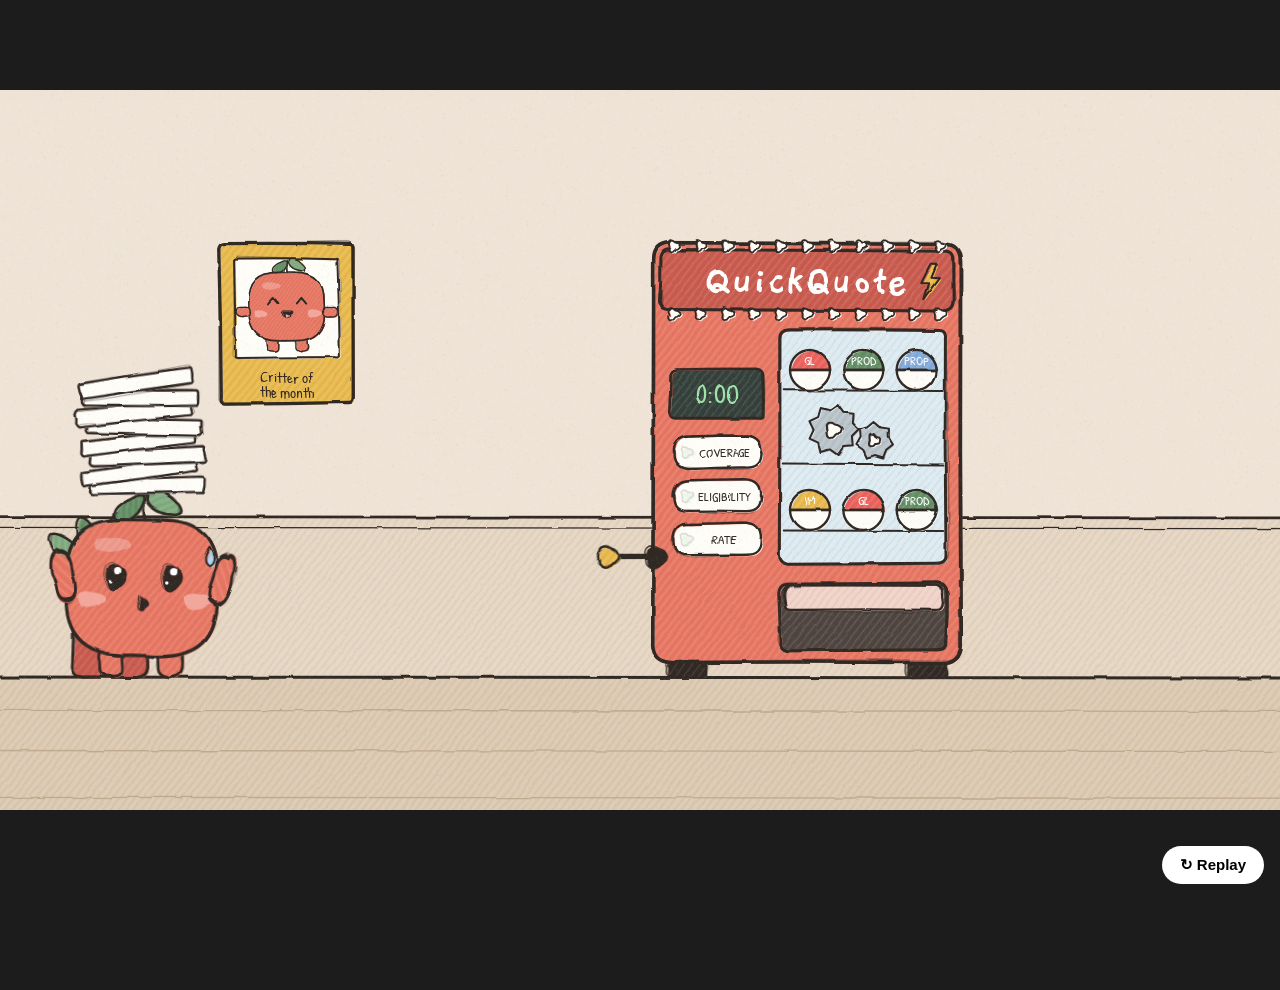
<file: quickquote-animation/vending.html>
<!DOCTYPE html>
<html lang="en">
<head>
<meta charset="utf-8">
<meta name="viewport" content="width=device-width, initial-scale=1">
<title>The Quote Machine</title>
<link href="fonts/fonts.css" rel="stylesheet">
<style>
  html, body { margin: 0; width: 100%; height: 100%; background: #1c1c1c; overflow: hidden; display: flex; align-items: center; justify-content: center; }
  #stage { width: 1920px; height: 1080px; flex: none; transform-origin: center; }
  svg { display: block; }
  .hand { font-family: Gaegu, 'Patrick Hand', cursive; font-weight: 700; }
  .pen { font-family: 'Patrick Hand', cursive; }
  #replay { position: fixed; right: 16px; bottom: 16px; font: 600 15px sans-serif; background: #fff; border: 0; border-radius: 999px; padding: 10px 18px; cursor: pointer; display: none; }
  body.live #replay { display: block; }
</style>
</head>
<body>
<div id="stage"></div>
<button id="replay">↻ Replay</button>
<script src="kit.js"></script>
<script>
// The Quote Machine: pop in the basics, crank the handle, a capsule rolls out with the indication.
const FY = 880;
const T = {
  walkIn: [0.2, 2.6], lightsOn: 2.6, ooh: [2.8, 3.9], drop: 3.9, walk2: [4.3, 4.9],
  presses: [5.3, 6.0, 6.7], crank: [7.2, 8.8], dropCap: [8.85, 9.35], roll: [9.4, 10.0], open: 10.3, lift: 10.55,
  quoted: [10.8, 12.8], walk3: [12.9, 14.0], end: 14.2,
};
const HOME = 640, MX = 860, END_X = 500;
const { back, cam, overlay, world } = setupStage('#EFE4D6');

// ---- room
rrect(cam, -40, 640, 2000, 250, 0, '#E6D6C2', { stroke: null });
line(cam, [[-40, 640], [1960, 642]], { sw: 4 }); line(cam, [[-40, 656], [1960, 658]], { sw: 2 });
rrect(cam, -40, FY, 2000, 240, 0, '#DCC9B1', { stroke: null });
line(cam, [[-40, FY], [1960, FY + 2]], { sw: 4.5 });
[930, 990, 1060].forEach((y) => line(cam, [[-40, y], [1960, y + 2]], { sw: 2, stroke: '#BFA88C' }));
// plant + framed "employee of the month"
rrect(cam, 110, FY - 110, 110, 110, 14, '#C9564A', { sw: 4.5 });
[-40, -18, 6, 28, 46].forEach((a, i) => { const g = el('g', { transform: `translate(165 ${FY - 110}) rotate(${a})` }, cam); ell(g, 0, -70, 18, 66, i % 2 ? GREEN : GREEN_LT, { sw: 3.5 }); });
const frame = el('g', {}, cam);
rrect(frame, 330, 230, 200, 240, 8, '#E9B949', { sw: 5 });
rrect(frame, 352, 252, 156, 150, 4, PAPER, { sw: 3, hatch: false });
{ const g = el('g', { transform: 'translate(430 392) scale(0.5)' }, frame); makeCritter(g, { variant: 'sprout' }).pose({ x: 0, y: 0, face: 'happy' }); }
text(frame, 430, 440, 'Critter of', { cls: 'pen', size: 22 }); text(frame, 430, 462, 'the month', { cls: 'pen', size: 22 });

// ---- the vending machine
const vm = el('g', {}, cam), vmIn = el('g', {}, vm);
rrect(vmIn, 1000, FY - 24, 60, 24, 6, INK, { single: true, sw: 2 }); rrect(vmIn, 1360, FY - 24, 60, 24, 6, INK, { single: true, sw: 2 });
rrect(vmIn, 980, 230, 460, 628, 26, CORAL, { sw: 5.5 });
rrect(vmIn, 990, 240, 440, 90, 16, CORAL_DK, { sw: 4.5 });
text(vmIn, 1210, 304, 'QuickQuote', { size: 66, fill: '#fff' });
poly(vmIn, [[1396, 262], [1382, 290], [1394, 290], [1386, 314], [1410, 282], [1397, 282], [1405, 262]], MUSTARD, { sw: 3, j: 0.6 });
const BULBS = [...Array(11)].map((_, i) => { const g = el('g', {}, vmIn); const x = 1010 + i * 40; ell(g, x, 234, 8, 8, PAPER, { sw: 2.5, hatch: false, single: true }); ell(g, x, 336, 8, 8, PAPER, { sw: 2.5, hatch: false, single: true }); const on = el('g', {}, g); ell(on, x, 234, 8, 8, MUSTARD, { sw: 2.5, hatch: false, single: true }); ell(on, x, 336, 8, 8, MUSTARD, { sw: 2.5, hatch: false, single: true }); return on; });
// window with capsules and gears
rrect(vmIn, 1170, 360, 250, 350, 14, '#DCEBF2', { sw: 4.5 });
[450, 560, 660].forEach((y) => line(vmIn, [[1176, y], [1414, y + 1]], { sw: 3 }));
function capsule(parent, color, label) {
  const g = el('g', {}, parent);
  sketch(g, 'M-30 0 A30 30 0 0 1 30 0 Z', null, color, { sw: 3.5 });
  sketch(g, 'M-30 0 A30 30 0 0 0 30 0 Z', null, PAPER, { sw: 3.5, hatch: false });
  text(g, 0, -8, label, { cls: 'pen', size: 20, fill: '#fff' });
  return g;
}
const CAPS = [['GL', BRAND, 1215, 420], ['PROD', GREEN, 1295, 420], ['PROP', SKY, 1375, 420], ['IM', MUSTARD, 1215, 630], ['GL', BRAND, 1295, 630], ['PROD', GREEN, 1375, 630]].map(([l, c, x, y]) => { const g = capsule(vmIn, c, l); setT(g, `translate(${x} ${y})`); return g; });
const glow = el('g', {}, vmIn); ell(glow, 1215, 420, 42, 42, null, { sw: 4, stroke: MUSTARD, single: true });
function gear(parent, r, n) {
  const pts = []; for (let i = 0; i < n * 2; i++) { const a = (i / (n * 2)) * Math.PI * 2, rr = i % 2 ? r * 0.78 : r; pts.push([Math.cos(a) * rr, Math.sin(a) * rr]); }
  const g = el('g', {}, parent); poly(g, pts, '#B7C2C9', { sw: 3, j: 0.6, close: true }); ell(g, 0, 0, r * 0.28, r * 0.28, PAPER, { sw: 3, hatch: false, single: true });
  return g;
}
const gearA = gear(vmIn, 38, 9), gearB = gear(vmIn, 28, 7);
// control panel
rrect(vmIn, 1006, 420, 140, 74, 10, '#2E3A34', { sw: 4 });
const disp = text(vmIn, 1076, 470, '0:00', { cls: 'pen', size: 40, fill: '#9BE3A8' });
const BTNS = ['COVERAGE', 'ELIGIBILITY', 'RATE'].map((lab, i) => {
  const y = 520 + i * 65, g = el('g', {}, vmIn);
  rrect(g, 1010, y, 132, 48, 24, PAPER, { sw: 3.5, hatch: false });
  text(g, 1086, y + 31, lab, { cls: 'pen', size: 19 });
  const led = el('g', {}, g); ell(led, 1030, y + 24, 8, 8, '#8FD8A0', { sw: 2.5, single: true, hatch: false });
  return { g, led, y };
});
// tray with flap
rrect(vmIn, 1170, 740, 250, 100, 14, '#4A3F3A', { sw: 4.5 });
const flap = el('g', {}, vmIn); rrect(flap, 1176, 744, 238, 36, 10, '#F1D2C8', { sw: 3.5 });
// crank on the left side
const crankHub = [982, 700];
ell(vmIn, crankHub[0], crankHub[1], 16, 16, INK, { single: true, sw: 2, hatch: false });
const crank = el('g', {}, vmIn); line(crank, [[0, 0], [-70, 0]], { sw: 8 }); ell(crank, -70, 0, 15, 15, MUSTARD, { sw: 3.5 });

// ---- the rolling capsule, the forms stack, the critter
const rollCap = capsule(cam, BRAND, 'GL');
const pal = makeCritter(cam, { variant: 'sprout' });
const stack = el('g', {}, pal.held);
const STACK_N = 8;
[...Array(STACK_N)].forEach((_, i) => { const g = el('g', { transform: `translate(${[4, -6, 8, -4, 6, -8, 3, -2][i]} ${-286 - i * 22}) rotate(${[3, -4, 2, -3, 5, -2, 4, -5][i]})` }, stack); rrect(g, -86, -12, 172, 24, 4, PAPER, { sw: 3.5, hatch: false }); });
const dropped = [...Array(STACK_N)].map((_, i) => { const g = el('g', {}, cam); rrect(g, -86, -12, 172, 24, 4, PAPER, { sw: 3.5, hatch: false }); line(g, [[-60, 0], [30, 1]], { sw: 2, stroke: '#c2b8ae' }); const r = rng(60 + i); return { g, i, px: 380 + r() * 280, rot: (r() - 0.5) * 70, spin: (r() - 0.5) * 500, delay: i * 0.04 }; });
const handCap = capsule(pal.held, BRAND, 'GL'), capTop = el('g', {}, pal.held);
sketch(capTop, 'M-30 0 A30 30 0 0 1 30 0 Z', null, BRAND, { sw: 3.5 }); text(capTop, 0, -8, 'GL', { cls: 'pen', size: 20, fill: '#fff' });
const heldCard = el('g', {}, pal.held); drawCard(heldCard);
const sparkles = makeSparkles(cam, [[-150, -120], [150, -170], [170, 60], [-160, 80]]);
const confetti = makeConfetti(cam, { seed: 41 });
const ooh = bubble(cam, 220, 70, [140, 130], ['Ooh… QuickQuote!'], 44);
const quoted = bubble(cam, 200, 88, [150, 150], ['QUOTED!'], 80);
const end = makeEndCard(overlay, { line1: 'Pop in the basics. Pop out a quote.', line2: 'Cannabis indications in 3 minutes or less.' });

const palX = (t) => (t < T.walkIn[0] ? -260 : t < T.walk2[0] ? lerp(-260, HOME, P(t, ...T.walkIn) * 0.85 + outCubic(P(t, ...T.walkIn)) * 0.15) : t < T.walk3[0] ? lerp(HOME, MX, inOut(P(t, ...T.walk2))) : lerp(MX, END_X, inOut(P(t, ...T.walk3))));
const CAM = [[0, 960, 540, 1], [4.9, 960, 540, 1], [5.2, 1060, 580, 1.14], [9.2, 1060, 580, 1.14], [9.6, 960, 540, 1]];
const crankA = (t) => inOut(P(t, ...T.crank)) * Math.PI * 4;

function draw(t) {
  boil(t);
  const [cx, cy, cz] = keys(CAM, t); camera(cam, cx, cy, cz);

  // machine
  const cranking = t > T.crank[0] && t < T.crank[1], party = t > T.quoted[0] && t < T.quoted[1] + 0.5;
  const speed = cranking || party ? 14 : 5;
  BULBS.forEach((b, i) => setO(b, t > T.lightsOn && (Math.floor(t * speed) + i) % 3 === 0 ? 1 : 0));
  setT(vmIn, `translate(${f1(cranking ? Math.sin(t * 50) * 3 : 0)} ${f1(-bump(t, T.quoted[0], 0.35, 12))})`);
  setO(vm, 1 - 0.85 * P(t, 13.2, 13.9));
  const pressed = T.presses.map((c) => t >= c);
  BTNS.forEach((b, i) => { setO(b.led, pressed[i] ? 1 : 0.15); setT(b.g, `translate(${f1(bump(t, T.presses[i], 0.18, 5))} 0)`); });
  setO(glow, pressed[0] && t < T.dropCap[0] ? 0.5 + 0.5 * Math.sin(t * 8) : 0);
  const ga = crankA(t);
  setT(gearA, `translate(1250 510) rotate(${f1(ga * 57.3)})`); setT(gearB, `translate(1312 526) rotate(${f1(-ga * 57.3 * 1.3 + 12)})`);
  setT(crank, `translate(${crankHub[0]} ${crankHub[1]}) rotate(${f1(ga * 57.3)})`);
  const secs = clamp((t - T.presses[0]) / (T.crank[1] - T.presses[0])) * 167;
  disp.textContent = t >= T.dropCap[0] ? 'QUOTED ✓' : `${Math.floor(secs / 60)}:${String(Math.floor(secs % 60)).padStart(2, '0')}`;
  disp.setAttribute('font-size', t >= T.dropCap[0] ? 26 : 40);
  // capsule leaves the shelf, drops behind the flap, rolls out to the critter
  setO(CAPS[0], t < T.dropCap[0] ? 1 : 0);
  const flapA = bump(t, T.dropCap[1] - 0.05, 0.45, 1);
  setT(flap, `translate(0 ${f1(flapA * 30)}) scale(1 ${(1 - flapA * 0.5).toFixed(3)})`);
  if (t >= T.dropCap[0] && t < T.roll[1]) {
    let x, y, r = 0, vis = 1;
    if (t < T.dropCap[1]) { const k = inCubic(P(t, ...T.dropCap)); x = lerp(1215, 1290, k); y = lerp(420, 790, k); vis = y < 700 ? 1 : 0; }
    else if (t < T.roll[0]) { x = 1290; y = 790; vis = 0; }
    else { const k = outCubic(P(t, ...T.roll)); x = lerp(1290, MX + 150, k); y = lerp(800, FY - 30, P(t, T.roll[0], T.roll[0] + 0.15)) - Math.abs(Math.sin(k * 9)) * 30 * (1 - k); r = -k * 720; }
    setO(rollCap, vis); setT(rollCap, `translate(${f1(x + (vis ? 0 : 0))} ${f1(y)}) rotate(${f1(r)})`);
  } else setO(rollCap, 0);

  // critter
  const wk = walker(palX, t);
  const carrying = t < T.drop;
  let jump = 0, sq = 1, aR = null, sR = 1, aL = null, sL = 1, face = 'smile', look = 0, r = 0;
  if (carrying) { aL = 70 + Math.sin(t * 6) * 8; aR = -70 - Math.sin(t * 6 + 1) * 8; sL = 1.7; sR = 1.7; face = t > T.lightsOn ? 'open' : 'sweat'; r = Math.sin(t * 5) * 4; }
  if (t > T.ooh[0] && t < T.ooh[1]) { face = 'happy'; look = 8; }
  jump += hop(t, T.drop + 0.05, 0.4, 40);
  T.presses.forEach((c, i) => {
    const J = (FY - 118) - (BTNS[i].y + 24);
    jump += tapJump(t, c, J); sq -= bump(t, c + 0.4, 0.16, 0.08);
    const k = reach(t, c); if (k > 0) { aR = 0; sR = lerp(1, (1026 - (MX + 112)) / 38, k); }
  });
  if (t > T.walk2[1] && t < T.open) { look = 8; face = T.presses.some((c) => t > c - 0.36 && t < c + 0.3) ? 'o' : 'smile'; }
  if (cranking || (t > T.crank[0] - 0.2 && t < T.crank[1] + 0.2)) {
    const a = crankA(t), kx = crankHub[0] + Math.cos(a + Math.PI) * 70, ky = crankHub[1] + Math.sin(a + Math.PI) * 70;
    const bx = MX + 112, by = FY - 118, dx = kx - bx, dy = ky - by, k = clamp(Math.min(P(t, T.crank[0] - 0.2, T.crank[0]), 1 - P(t, T.crank[1], T.crank[1] + 0.2)));
    aR = lerp(0, Math.atan2(dy, dx) * 57.3, k); sR = lerp(1, Math.max(0.7, Math.hypot(dx, dy) / 38), k); face = 'o'; sq -= Math.abs(Math.sin(a)) * 0.05;
  }
  const holdingCap = t >= T.roll[1] && t < T.lift;
  if (t >= T.roll[1] - 0.1) { const k = outBack(P(t, T.roll[1] - 0.1, T.roll[1] + 0.15), 1.4); aR = lerp(aR ?? 0, -20, k); sR = lerp(sR, 1.6, k); face = t > T.open ? 'happy' : 'open'; }
  if (t >= T.lift - 0.1) { const k = outBack(P(t, T.lift - 0.1, T.lift + 0.15), 1.6); aR = lerp(-20, -60, k); sR = lerp(1.6, 2.4, k); }
  jump += t > T.lift ? hop(t, T.lift + 0.1, 0.5, 90) + hop(t, T.lift + 0.7, 0.45, 60) : 0;
  pal.pose({ x: wk.x, y: FY - wk.bob - jump, r, t, walk: wk.walk, amp: wk.amp, air: jump > 4, face, look, aR, sR, aL, sL, sq });
  // forms stack: balanced on the sprout, then dumped on the floor
  setO(stack, carrying ? 1 : 0);
  setT(stack, `rotate(${f1(Math.sin(t * 4) * 6)} 0 -290)`);
  dropped.forEach((d) => {
    const dt = t - T.drop - d.delay;
    if (dt < 0) { setO(d.g, 0); return; }
    const k = clamp(dt / 0.5), x0 = HOME + [4, -6, 8, -4, 6, -8, 3, -2][d.i], y0 = FY - 286 - d.i * 22;
    setO(d.g, 1);
    setT(d.g, `translate(${f1(lerp(x0, d.px, outCubic(k)))} ${f1(lerp(y0, FY - 12 - d.i * 6, inCubic(k)) - Math.sin(Math.PI * k) * 60)}) rotate(${f1(lerp(0, d.rot, k) + (k < 1 ? d.spin * dt : 0))})`);
  });
  // capsule in hand, top pops, indication rises into the hand
  setO(handCap, holdingCap || (t >= T.open && t < T.lift + 0.4) ? 1 : 0);
  setT(handCap, `translate(${f1(112 + 38 * 1.6 * Math.cos(-20 / 57.3) + 18)} ${f1(-118 + 38 * 1.6 * Math.sin(-20 / 57.3) - 10)}) scale(${t > T.open ? (1 - P(t, T.lift, T.lift + 0.4)).toFixed(3) : 1})`);
  const topK = P(t, T.open, T.open + 0.6);
  setO(capTop, holdingCap && t < T.open ? 1 : t >= T.open && topK < 1 ? 1 - topK : 0);
  setT(capTop, `translate(${f1(188 + topK * 80)} ${f1(-148 - Math.sin(Math.PI * topK) * 140 - topK * 40)}) rotate(${f1(topK * 400)})`);
  const cardK = outBack(P(t, T.open + 0.05, T.lift + 0.1), 1.4);
  setO(heldCard, t > T.open + 0.05 ? 1 : 0);
  setT(heldCard, `translate(${f1(lerp(188, 178, cardK))} ${f1(lerp(-150, -268, cardK))}) rotate(-8) scale(${(0.2 + 0.65 * cardK).toFixed(3)})`);
  updateSparkles(sparkles, t, T.open, wk.x + 180, FY - 230);
  confetti.update(t, T.quoted[0], 1210, 260, FY);

  showBubble(ooh, t, ...T.ooh, 560, 380, 1);
  showBubble(quoted, t, ...T.quoted, 470, 400, 2);
  end.update(t, T.end);
}

run({
  duration: 19.5, draw, music: 'uke',
  sfx: [
    ...steps(T.walkIn[0] + 0.1, T.walkIn[1], 0.16), { t: T.lightsOn, k: 'sparkle' }, { t: T.ooh[0], k: 'pop' },
    { t: T.drop, k: 'whoosh' }, ...[0, 1, 2, 3].map((i) => ({ t: T.drop + 0.4 + i * 0.07, k: 'paper' })), ...steps(T.walk2[0], T.walk2[1], 0.14),
    ...T.presses.map((c) => ({ t: c - 0.3, k: 'hop' })), ...T.presses.map((c) => ({ t: c, k: 'click' })), ...T.presses.map((c) => ({ t: c + 0.06, k: 'blip' })),
    { t: T.crank[0], k: 'crank' }, { t: T.crank[0] + 0.8, k: 'crank' }, ...Array.from({ length: 8 }, (_, i) => ({ t: T.crank[0] + i * 0.2, k: 'tick' })),
    { t: T.dropCap[0], k: 'ding' }, { t: T.dropCap[1], k: 'clunk' }, { t: T.roll[0], k: 'swish' },
    { t: T.open, k: 'pop' }, { t: T.open + 0.05, k: 'sparkle' }, { t: T.lift, k: 'chime' }, { t: T.quoted[0], k: 'confetti' },
    { t: T.quoted[0] + 0.02, k: 'pop' }, { t: T.lift + 0.1, k: 'boing' }, ...steps(T.walk3[0], T.walk3[1], 0.14),
    { t: T.end, k: 'pop' }, { t: T.end + 0.3, k: 'pop2' }, { t: T.end + 0.6, k: 'scribble' },
    { t: T.end + 0.7, k: 'pop2' }, { t: T.end + 0.9, k: 'pop2' }, { t: T.end + 1.3, k: 'pop' }, { t: T.end + 1.4, k: 'sparkle' },
  ],
});
</script>
</body>
</html>
</file>
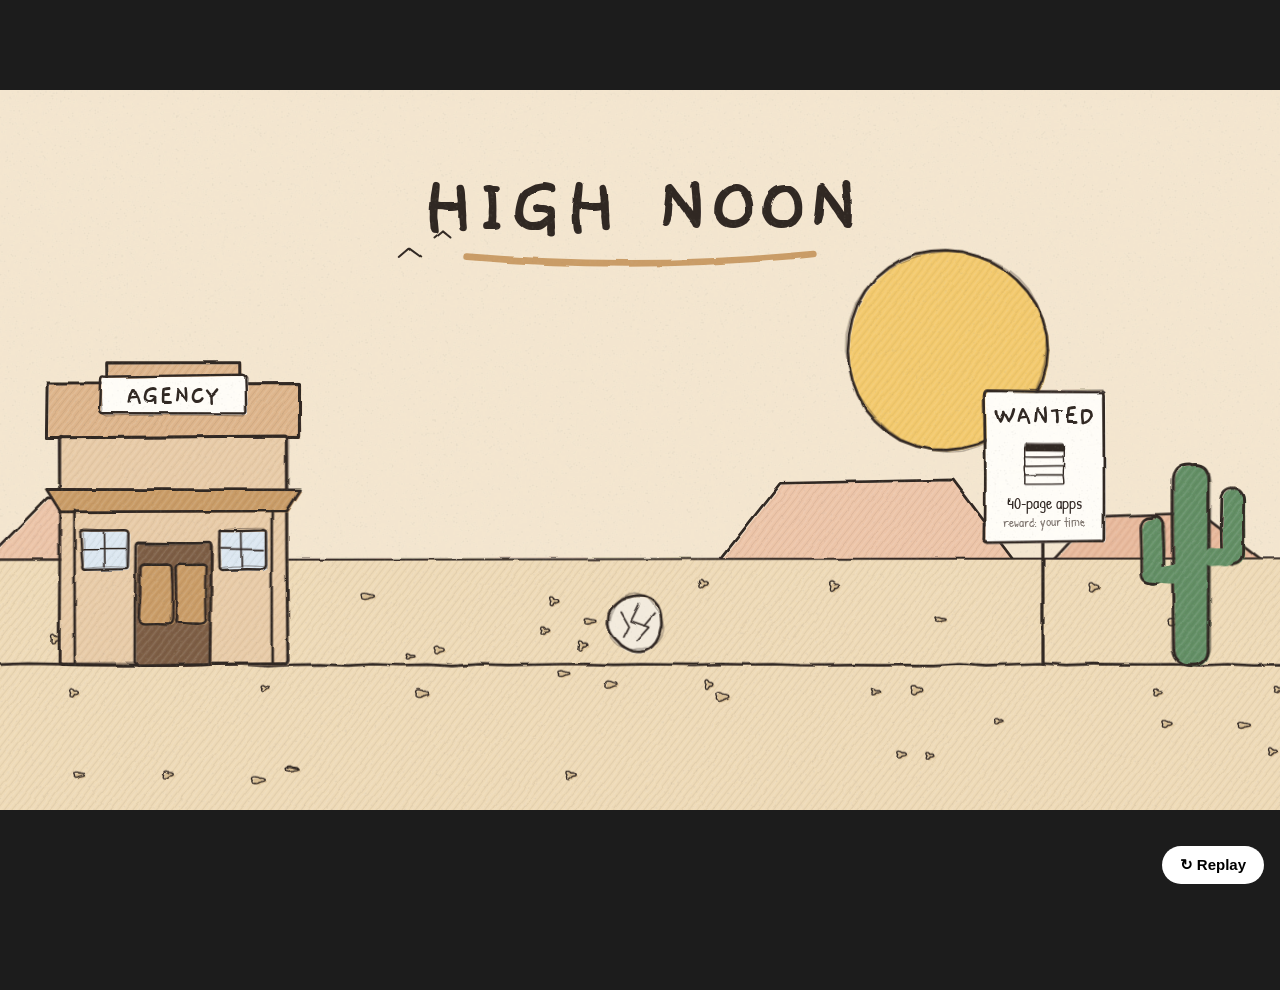
<file: quickquote-animation/western.html>
<!DOCTYPE html>
<html lang="en">
<head>
<meta charset="utf-8">
<meta name="viewport" content="width=device-width, initial-scale=1">
<title>Quick Draw Quote</title>
<link href="fonts/fonts.css" rel="stylesheet">
<style>
  html, body { margin: 0; width: 100%; height: 100%; background: #1c1c1c; overflow: hidden; display: flex; align-items: center; justify-content: center; }
  #stage { width: 1920px; height: 1080px; flex: none; transform-origin: center; }
  svg { display: block; }
  .hand { font-family: Gaegu, 'Patrick Hand', cursive; font-weight: 700; }
  .pen { font-family: 'Patrick Hand', cursive; }
  #replay { position: fixed; right: 16px; bottom: 16px; font: 600 15px sans-serif; background: #fff; border: 0; border-radius: 999px; padding: 10px 18px; cursor: pointer; display: none; }
  body.live #replay { display: block; }
</style>
</head>
<body>
<div id="stage"></div>
<button id="replay">↻ Replay</button>
<script src="kit.js"></script>
<script>
// Quick Draw Quote: a high-noon standoff between the cowboy critter and Paperwork Pete.
const GY = 860;
const T = {
  title: [0.4, 2.5], cowIn: [2.2, 4.3], peteIn: [3.4, 6.0], talk: [6.1, 7.7],
  bell: 7.8, draw: 9.2, flash: [8.85, 9.5],
  taps: [9.95, 10.55, 11.15, 11.75], button: 12.35,
  shoot: 12.55, hit: 12.95, catch: 13.6, quoted: [13.7, 15.6], holster: 14.4,
  tip: 15.7, peteOut: [15.3, 16.7], end: 16.8,
};
const PH = { x: 880, y: 640, s: 0.75 };            // phone once drawn
const COW_X = 620, PETE_X = 1320;
const { back, cam, overlay, world } = setupStage('#F4E6CF');

// ---- far background: sun, mesas, birds (not moved by the camera)
const sun = ell(back, 1420, 390, 150, 150, '#F4C969', { sw: 4 });
poly(back, [[-20, 705], [70, 612], [250, 606], [330, 705]], '#EDC3A6', { sw: 4 });
poly(back, [[1080, 705], [1170, 590], [1430, 584], [1520, 705]], '#EDC3A6', { sw: 4 });
poly(back, [[1580, 705], [1640, 640], [1800, 634], [1890, 705]], '#E9B89A', { sw: 4 });
line(back, [[600, 250], [615, 238], [630, 250]], { sw: 3 }); line(back, [[652, 222], [664, 212], [676, 222]], { sw: 3 });

// ---- main street
rrect(cam, -60, 700, 2040, 440, 0, '#EFDAB6', { stroke: null });
line(cam, [[-40, 704], [1960, 702]], { sw: 3 });
{ const r = rng(12), pts = []; for (let x = -40; x <= 1960; x += 40) pts.push([x, GY + 2 + (r() - 0.5) * 3]); line(cam, pts, { sw: 4, j: 1.5 });
  for (let i = 0; i < 40; i++) ell(cam, r() * 1920, 740 + r() * 300, 4 + r() * 6, 3 + r() * 3, '#D9BE92', { sw: 2, single: true, hatch: false }); }
// agency saloon
const saloon = el('g', {}, cam);
poly(saloon, [[70, 522], [70, 440], [160, 440], [160, 410], [360, 410], [360, 440], [450, 440], [450, 522]], '#DDB388', { sw: 4.5 });
rrect(saloon, 90, 520, 340, 342, 4, '#E9CBA6', { sw: 4.5 });
rrect(saloon, 150, 428, 220, 58, 6, PAPER, { sw: 3.5, hatch: false });
text(saloon, 260, 470, 'AGENCY', { size: 42 });
poly(saloon, [[70, 600], [450, 600], [430, 632], [90, 632]], TAN, { sw: 4 });
line(saloon, [[112, 632], [112, GY]], { sw: 4 }); line(saloon, [[408, 632], [408, GY]], { sw: 4 });
rrect(saloon, 204, 680, 112, 182, 4, '#7A5A40', { sw: 4 });
rrect(saloon, 210, 712, 48, 88, 8, TAN, { sw: 3.5 }); rrect(saloon, 262, 712, 48, 88, 8, TAN, { sw: 3.5 });
[[122, 660], [328, 660]].forEach(([x, y]) => { rrect(saloon, x, y, 70, 58, 4, '#DCE8F2', { sw: 3.5 }); line(saloon, [[x + 35, y + 3], [x + 35, y + 55]], { sw: 2.5 }); line(saloon, [[x + 3, y + 29], [x + 67, y + 29]], { sw: 2.5 }); });
// wanted poster + cactus
const props = el('g', {}, cam);
line(props, [[1565, GY], [1565, 600]], { sw: 5 });
rrect(props, 1476, 452, 180, 226, 6, PAPER, { sw: 4, hatch: false });
text(props, 1566, 500, 'WANTED', { size: 44 });
{ const pg = el('g', { transform: 'translate(1566 590) scale(0.34)' }, props);
  [0, 1, 2, 3].forEach((i) => rrect(pg, -86, -40 - i * 40, 172, 44, 6, PAPER, { sw: 6, hatch: false }));
  rrect(pg, -86, -178, 172, 36, 10, INK, { single: true, hatch: false, sw: 3 }); }
text(props, 1566, 628, '40-page apps', { cls: 'pen', size: 24 });
text(props, 1566, 656, 'reward: your time', { cls: 'pen', size: 20, fill: '#7a706a' });
rrect(props, 1760, 560, 54, 302, 27, GREEN, { sw: 4.5 });
rrect(props, 1712, 640, 34, 100, 17, GREEN, { sw: 4 }); rrect(props, 1726, 712, 44, 26, 12, GREEN, { stroke: null });
rrect(props, 1832, 600, 34, 110, 17, GREEN, { sw: 4 }); rrect(props, 1804, 686, 44, 26, 12, GREEN, { stroke: null });

// ---- Paperwork Pete: a stack of forms in a bandit mask
const pete = el('g', {}, cam), peteBody = el('g', {}, pete);
[-26, 26].forEach((x) => rrect(peteBody, x - 12, -38, 24, 38, 8, PAPER, { sw: 3.5, hatch: false }));
const PETE_SHEETS = [0, 1, 2, 3, 4, 5].map((i) => {
  const g = el('g', { transform: `rotate(${[2, -3, 2.5, -2, 3, -1.5][i]} 0 ${-58 - i * 40})` }, peteBody);
  rrect(g, -88, -80 - i * 40, 176, 46, 6, PAPER, { sw: 4, hatch: false });
  line(g, [[-60, -60 - i * 40], [40, -61 - i * 40]], { sw: 2.2, stroke: '#c2b8ae' });
  return g;
});
const peteArmL = el('g', {}, peteBody), peteArmR = el('g', {}, peteBody);
rrect(peteArmL, -34, -12, 38, 24, 10, PAPER, { sw: 3.5, hatch: false }); rrect(peteArmR, -4, -12, 38, 24, 10, PAPER, { sw: 3.5, hatch: false });
rrect(peteBody, -90, -250, 180, 38, 12, INK, { sw: 2, single: true, hatch: false });
const peteEyes = el('g', {}, peteBody);
[-32, 32].forEach((x) => { ell(peteEyes, x, -231, 13, 11, PAPER, { single: true, sw: 2, hatch: false }); ell(peteEyes, x + 3, -230, 5, 6, INK, { single: true, sw: 1, hatch: false }); });
line(peteBody, [[-52, -262], [-14, -252]], { sw: 5 }); line(peteBody, [[52, -262], [14, -252]], { sw: 5 });
const peteGrump = line(peteBody, [[-16, -190], [0, -196], [16, -190]], { sw: 4.5 });
const peteShock = ell(peteBody, 0, -190, 9, 11, INK, { single: true, sw: 2, hatch: false });
rrect(peteBody, -42, -330, 84, 50, 12, INK, { sw: 3, single: true, hatch: false });
ell(peteBody, 0, -282, 76, 11, INK, { single: true, sw: 3, hatch: false });
// the loose sheets he sheds, and the burst when the quote hits
const shed = [...Array(9)].map((_, i) => { const g = el('g', {}, cam); rrect(g, -30, -38, 60, 76, 4, PAPER, { sw: 3, hatch: false }); line(g, [[-18, -16], [18, -17]], { sw: 2, stroke: '#c2b8ae' }); line(g, [[-18, 0], [12, 0]], { sw: 2, stroke: '#c2b8ae' }); return { g, e: 9.3 + i * 0.38, vx: (i % 2 ? 1 : -1) * (120 + (i * 37) % 160), spin: (i % 2 ? 1 : -1) * 260 }; });
const burst = [...Array(6)].map((_, i) => { const g = el('g', {}, cam); rrect(g, -88, -23, 176, 46, 6, PAPER, { sw: 4, hatch: false }); const a = -Math.PI / 2 + (i - 2.5) * 0.45; return { g, vx: Math.cos(a) * 900, vy: Math.sin(a) * 1000 - 200, spin: (i - 2.5) * 260, y0: -58 - i * 40 }; });
// Pete Jr.: what's left of him, waving a white flag
const peteJr = el('g', {}, cam);
line(peteJr, [[34, -60], [34, -150]], { sw: 4 });
const flag = el('g', {}, peteJr); poly(flag, [[34, -150], [92, -140], [34, -118]], PAPER, { sw: 3.5, hatch: false });
rrect(peteJr, -34, -80, 68, 56, 6, PAPER, { sw: 3.5, hatch: false });
rrect(peteJr, -34, -72, 68, 16, 6, INK, { single: true, sw: 1, hatch: false });
[-12, 12].forEach((x) => ell(peteJr, x, -64, 5, 4, PAPER, { single: true, sw: 1, hatch: false }));
line(peteJr, [[-7, -40], [0, -44], [7, -40]], { sw: 3 });
[-12, 12].forEach((x) => rrect(peteJr, x - 6, -24, 12, 24, 5, PAPER, { sw: 3, hatch: false }));

// ---- tumbleweed (a crumpled form)
const tumble = el('g', {}, cam);
ell(tumble, 0, 0, 42, 40, '#F3EBDD', { sw: 4, hatch: false });
line(tumble, [[-26, -10], [-4, 6], [10, -18], [26, 4]], { sw: 2.5 }); line(tumble, [[-20, 18], [2, 10], [18, 22]], { sw: 2.5 }); line(tumble, [[-8, -30], [6, -12]], { sw: 2.5 });

// ---- hero, phone, watch, card, fx
const cow = makeCritter(cam, { variant: 'cowboy' });
const phone = makePhone(cam);
const heldCard = el('g', { transform: 'translate(178 -268) rotate(-8) scale(0.85)' }, cow.held); drawCard(heldCard);
const watch = makeWatch(cam);
const flyCard = el('g', {}, cam); drawCard(flyCard);
const speed = el('g', {}, cam); [-40, -14, 12, 38].forEach((y, i) => line(speed, [[-60 - i * 20, y], [-200 - i * 30, y]], { sw: 4 }));
const confetti = makeConfetti(cam, { seed: 21 });
const confettiLayer = cam.lastChild;
const confettiLayerFade = (t) => setO(confettiLayer, 1 - P(t, 16.6, 17.6));
const talk = bubble(cam, 230, 92, [80, 150], ['Fill out all', '40 pages, partner.'], 46);
const quoted = bubble(cam, 200, 88, [150, 150], ['QUOTED!'], 80);
const fx = el('g', {}, world);
const title = el('g', {}, fx); text(title, 960, 210, 'HIGH NOON', { size: 130 });
const titleRope = el('path', { d: 'M700 250 Q960 272 1220 246', fill: 'none', stroke: TAN, 'stroke-width': 10, 'stroke-linecap': 'round', 'stroke-dasharray': 560, 'stroke-dashoffset': 560 }, title);
const drawFlash = el('g', {}, fx);
for (let i = 0; i < 12; i++) { const a = (i / 12) * Math.PI * 2; line(drawFlash, [[Math.cos(a) * 240, Math.sin(a) * 130], [Math.cos(a) * 330, Math.sin(a) * 180]], { sw: 7 }); }
text(drawFlash, 0, 60, 'DRAW!', { size: 190, fill: CORAL_DK });
const end = makeEndCard(overlay, { line1: 'Out-draw the paperwork.', line2: 'Cannabis indications in 3 minutes or less.' });

const CAM = [[0, 960, 540, 1], [7.7, 960, 540, 1], [7.95, 620, 690, 2.1], [8.25, 620, 690, 2.1], [8.45, 1320, 660, 2.1], [8.8, 1320, 660, 2.1],
  [9.05, 960, 540, 1], [9.4, 940, 600, 1.18], [12.45, 940, 600, 1.18], [12.8, 960, 540, 1]];
const cowX = (t) => (t < T.cowIn[0] ? -260 : lerp(-260, COW_X, P(t, ...T.cowIn) * 0.85 + outCubic(P(t, ...T.cowIn)) * 0.15));
const peteX = (t) => (t < T.peteIn[0] ? 2150 : t < T.peteOut[0] ? lerp(2150, PETE_X, outCubic(P(t, ...T.peteIn))) : lerp(PETE_X, 2150, inCubic(P(t, ...T.peteOut))));
const ROWS_W = [0, 1, 2, 3].map((i) => PH.y + ROW_Y[i] * PH.s);
const TAPS = [...T.taps.map((c, i) => [c, (GY - 118) - ROWS_W[i]]), [T.button, 0]];   // [tap time, hop height]

function draw(t) {
  boil(t);
  const [cx, cy, cz] = keys(CAM, t); camera(cam, cx, cy, cz);

  // title
  const tk = popIn(t, ...T.title); setO(title, tk > 0 ? 1 : 0); setT(title, `translate(960 210) scale(${Math.max(0.001, 0.7 + 0.3 * tk).toFixed(3)}) translate(-960 -210)`);
  titleRope.setAttribute('stroke-dashoffset', f1(560 * (1 - outCubic(P(t, 0.8, 1.3)))));

  // tumbleweeds
  const tw = t < 3 ? P(t, 0, 2.8) : P(t, 7.55, 9.1);
  const twOn = (t < 2.8) || (t > 7.55 && t < 9.1);
  setO(tumble, twOn ? 1 : 0);
  setT(tumble, `translate(${f1(lerp(-120, 2080, tw))} ${f1(GY - 40 - Math.abs(Math.sin(tw * 18)) * 34)}) rotate(${f1(tw * 900)})`);

  // Pete
  const px = peteX(t), pAir = t > T.peteIn[0] && t < T.peteIn[1] ? Math.abs(Math.sin(t * 7)) * 8 : 0;
  const panic = t > T.draw && t < T.hit;
  const talking = t > T.talk[0] && t < T.talk[1];
  const psq = 1 + (talking ? Math.sin(t * 16) * 0.03 : 0) + bump(t, T.bell, 0.3, -0.05);
  setO(pete, t < T.hit ? 1 : 0);
  setT(pete, `translate(${f1(px + (panic ? Math.sin(t * 60) * 4 : 0))} ${f1(GY - pAir)})`);
  setT(peteBody, `scale(${(1 / Math.sqrt(psq)).toFixed(3)} ${psq.toFixed(3)})`);
  setT(peteArmL, `translate(-88 -150) rotate(${f1(panic ? Math.sin(t * 30) * 40 : 10)})`);
  setT(peteArmR, `translate(88 -150) rotate(${f1(panic ? -Math.sin(t * 30 + 1) * 40 : -10)})`);
  setT(peteEyes, `translate(${f1(t > 8.3 && t < 8.8 ? Math.sin(t * 20) * 5 : (panic ? -4 : -6))} 0)`);
  setO(peteGrump, panic ? 0 : 1); setO(peteShock, panic ? 1 : 0);
  shed.forEach((s) => {
    const d = t - s.e; if (d < 0 || d > 1.6 || s.e > T.hit) { setO(s.g, 0); return; }
    setO(s.g, 1 - P(d, 1.2, 1.6));
    setT(s.g, `translate(${f1(PETE_X + s.vx * d)} ${f1(GY - 260 - 420 * d + 520 * d * d)}) rotate(${f1(s.spin * d)})`);
  });
  burst.forEach((b) => {
    const d = t - T.hit; if (d < 0 || d > 1.4) { setO(b.g, 0); return; }
    setO(b.g, 1 - P(d, 1, 1.4));
    setT(b.g, `translate(${f1(PETE_X + b.vx * d)} ${f1(GY + b.y0 + b.vy * d + 1400 * d * d)}) rotate(${f1(b.spin * d)})`);
  });
  const jrIn = outBack(P(t, T.hit + 0.15, T.hit + 0.5), 2.4);
  const jrX = t < T.peteOut[0] ? PETE_X : lerp(PETE_X, 2150, inCubic(P(t, ...T.peteOut)));
  setO(peteJr, t > T.hit + 0.15 && t < T.peteOut[1] ? 1 : 0);
  setT(peteJr, `translate(${f1(jrX)} ${f1(GY - (t > T.peteOut[0] ? Math.abs(Math.sin(t * 16)) * 10 : 0))}) scale(${Math.max(0.001, jrIn).toFixed(3)})`);
  setT(flag, `rotate(${f1(Math.sin(t * 9) * 12)} 34 -150)`);

  // cowboy
  const wk = walker(cowX, t);
  let jump = 0, aR = null, sR = 1, aL = null, sL = 1, face = 'smile', look = 0, sq = 1;
  TAPS.forEach(([c, J]) => { jump += tapJump(t, c, J); sq -= bump(t, c + 0.4, 0.16, 0.08); });
  if (t > T.talk[0]) look = 5;
  if (t > T.talk[0] + 0.8 && t < T.draw) face = 'squint';
  if (t >= T.draw && t < T.catch) face = TAPS.some(([c]) => t > c - 0.36 && t < c + 0.3) ? 'o' : 'open';
  if (t >= T.catch) face = 'happy';
  // draw: right arm whips out
  const drawK = bump(t, T.draw - 0.05, 0.4, 1);
  if (drawK > 0) { aR = -30 * drawK; sR = 1 + drawK; }
  T.taps.forEach((c, i) => { const k = reach(t, c); if (k > 0) { aR = 0; sR = lerp(1, (PH.x - 101 * PH.s - (COW_X + 112)) / 38, k); } });
  { const k = reach(t, T.button); if (k > 0) { aR = lerp(0, 28, k); sR = lerp(1, 2.6, k); } }
  if (t > T.shoot - 0.1 && t < T.shoot + 0.3) { aR = 0; sR = 1.5; }
  if (t >= T.catch - 0.15) { const k = outBack(P(t, T.catch - 0.15, T.catch + 0.1), 1.6); aR = lerp(aR ?? 0, -60, k); sR = lerp(sR, 2.4, k); }
  const celebrate = t > T.catch ? hop(t, T.catch + 0.1, 0.5, 90) + hop(t, T.catch + 0.7, 0.45, 60) : 0;
  const tipK = bump(t, T.tip, 0.8, 1);
  if (tipK > 0) { aL = lerp(0, 120, tipK); sL = lerp(1, 2.4, tipK); }
  cow.pose({ x: wk.x, y: GY - wk.bob - jump - celebrate, t, walk: wk.walk, amp: wk.amp, air: jump + celebrate > 4, face, look, aR, sR, aL, sL, sq, hatLift: tipK * 34, hatTilt: -tipK * 22 });
  setO(cow.held, t >= T.catch ? 1 : 0);

  // phone: drawn from the hip, holstered after the catch
  let pk = 0;
  if (t >= T.draw && t < T.holster) pk = outBack(P(t, T.draw, T.draw + 0.3), 1.6);
  else if (t >= T.holster) pk = 1 - inCubic(P(t, T.holster, T.holster + 0.3));
  const hip = [COW_X + 110, GY - 70];
  setO(phone.g, pk > 0.01 ? 1 : 0);
  const shake = t > T.shoot - 0.05 && t < T.shoot + 0.2 ? Math.sin(t * 90) * 5 : 0;
  setT(phone.g, `translate(${f1(lerp(hip[0], PH.x, pk) + shake)} ${f1(lerp(hip[1], PH.y, pk))}) rotate(${f1((1 - pk) * -300)}) scale(${(PH.s * Math.max(0.12, pk)).toFixed(3)})`);
  phone.update(t, T.taps, T.button);

  // watch
  const wIn = Math.min(outBack(P(t, 9.5, 9.9), 2), 1 - inCubic(P(t, 13.2, 13.45)));
  watch.update(t, 9.7, 12.6, 1150, 290, t > 9.5 && t < 13.45 ? wIn : 0);

  // the quote fires through Pete's stack, then flips back to the cowboy
  if (t >= T.shoot && t < T.catch) {
    let x, y, r;
    if (t < T.hit) { const k = P(t, T.shoot, T.hit); x = lerp(PH.x + 60, PETE_X - 40, k); y = lerp(PH.y - 120, GY - 160, k); r = 0; }
    else { const k = inOut(P(t, T.hit, T.catch)); const tgt = [COW_X + 178 * 0.85 + 30, GY - 268]; x = lerp(PETE_X - 40, tgt[0], k); y = lerp(GY - 160, tgt[1], k) - Math.sin(Math.PI * k) * 260; r = k * -360; }
    setO(flyCard, 1); setT(flyCard, `translate(${f1(x)} ${f1(y)}) rotate(${f1(r)}) scale(0.85)`);
    const sk = t < T.hit ? 1 : 0; setO(speed, sk); setT(speed, `translate(${f1(x)} ${f1(y)})`);
  } else { setO(flyCard, 0); setO(speed, 0); }
  confetti.update(t, T.hit, PETE_X, GY - 200, GY + 20);

  // bubbles, flash, end
  showBubble(talk, t, ...T.talk, 1180, 420, 1.2);
  showBubble(quoted, t, ...T.quoted, 400, 420, 2);
  const fk = popIn(t, ...T.flash); setO(drawFlash, fk > 0 ? 1 : 0);
  setT(drawFlash, `translate(960 250) scale(${Math.max(0.001, fk * (1 + bump(t, T.flash[0], 0.3, 0.12))).toFixed(3)}) rotate(-4)`);
  setO(props, 1 - 0.8 * P(t, 16.2, 16.8)); setO(sun, 1 - 0.85 * P(t, 16.2, 16.8));
  confettiLayerFade(t);
  end.update(t, T.end);
}

run({
  duration: 22, draw, music: 'western',
  sfx: [
    { t: 0.1, k: 'whoosh' }, { t: 0.45, k: 'pop' }, { t: 0.85, k: 'scribble' },
    ...steps(T.cowIn[0] + 0.1, T.cowIn[1]), ...steps(T.peteIn[0] + 0.1, T.peteIn[1], 0.32, 'paper'),
    { t: T.talk[0], k: 'pop2' }, { t: 7.55, k: 'whoosh' }, { t: T.bell, k: 'bell' }, { t: 8.35, k: 'swish' },
    { t: T.flash[0], k: 'pop' }, { t: T.draw, k: 'whoosh' }, { t: T.draw + 0.05, k: 'click' },
    ...T.taps.map((c) => ({ t: c - 0.3, k: 'hop' })), ...[...T.taps, T.button].map((c) => ({ t: c, k: 'click' })),
    ...T.taps.map((c) => ({ t: c + 0.05, k: 'pew' })), ...T.taps.map((c) => ({ t: c + 0.12, k: 'ding' })),
    ...shed.filter((s) => s.e < T.hit).map((s) => ({ t: s.e, k: 'paper' })),
    { t: 12.6, k: 'ding' }, { t: T.shoot, k: 'pew' }, { t: T.shoot + 0.02, k: 'whoosh' },
    { t: T.hit, k: 'chomp' }, { t: T.hit + 0.02, k: 'confetti' }, { t: T.hit + 0.05, k: 'paper' }, { t: T.hit + 0.15, k: 'paper' },
    { t: T.hit + 0.3, k: 'pop2' }, { t: T.catch, k: 'chime' }, { t: T.quoted[0], k: 'pop' }, { t: T.catch + 0.1, k: 'boing' },
    { t: T.holster, k: 'whoosh' }, { t: T.tip + 0.2, k: 'sparkle' }, ...steps(T.peteOut[0], T.peteOut[1], 0.12, 'tick'),
    { t: T.end, k: 'pop' }, { t: T.end + 0.3, k: 'pop2' }, { t: T.end + 0.6, k: 'scribble' },
    { t: T.end + 0.7, k: 'pop2' }, { t: T.end + 0.9, k: 'pop2' }, { t: T.end + 1.3, k: 'pop' }, { t: T.end + 1.4, k: 'sparkle' },
  ],
});
</script>
</body>
</html>
</file>
<file: quickquote-animation/fonts/fonts.css>
@font-face {
  font-family: 'Gaegu';
  font-style: normal;
  font-weight: 700;
  font-display: block;
  src: url(Gaegu-700.woff2) format('woff2');
  unicode-range: U+0000-00FF, U+0131, U+0152-0153, U+02BB-02BC, U+02C6, U+02DA, U+02DC, U+0304, U+0308, U+0329, U+2000-206F, U+20AC, U+2122, U+2191, U+2193, U+2212, U+2215, U+FEFF, U+FFFD;
}
@font-face {
  font-family: 'IBM Plex Mono';
  font-style: normal;
  font-weight: 500;
  font-display: block;
  src: url(IBMPlexMono-500.woff2) format('woff2');
  unicode-range: U+0000-00FF, U+0131, U+0152-0153, U+02BB-02BC, U+02C6, U+02DA, U+02DC, U+0304, U+0308, U+0329, U+2000-206F, U+20AC, U+2122, U+2191, U+2193, U+2212, U+2215, U+FEFF, U+FFFD;
}
@font-face {
  font-family: 'IBM Plex Mono';
  font-style: normal;
  font-weight: 600;
  font-display: block;
  src: url(IBMPlexMono-600.woff2) format('woff2');
  unicode-range: U+0000-00FF, U+0131, U+0152-0153, U+02BB-02BC, U+02C6, U+02DA, U+02DC, U+0304, U+0308, U+0329, U+2000-206F, U+20AC, U+2122, U+2191, U+2193, U+2212, U+2215, U+FEFF, U+FFFD;
}
@font-face {
  font-family: 'Inter Tight';
  font-style: normal;
  font-weight: 400;
  font-display: block;
  src: url(InterTight.woff2) format('woff2');
  unicode-range: U+0000-00FF, U+0131, U+0152-0153, U+02BB-02BC, U+02C6, U+02DA, U+02DC, U+0304, U+0308, U+0329, U+2000-206F, U+20AC, U+2122, U+2191, U+2193, U+2212, U+2215, U+FEFF, U+FFFD;
}
@font-face {
  font-family: 'Inter Tight';
  font-style: normal;
  font-weight: 500;
  font-display: block;
  src: url(InterTight.woff2) format('woff2');
  unicode-range: U+0000-00FF, U+0131, U+0152-0153, U+02BB-02BC, U+02C6, U+02DA, U+02DC, U+0304, U+0308, U+0329, U+2000-206F, U+20AC, U+2122, U+2191, U+2193, U+2212, U+2215, U+FEFF, U+FFFD;
}
@font-face {
  font-family: 'Inter Tight';
  font-style: normal;
  font-weight: 600;
  font-display: block;
  src: url(InterTight.woff2) format('woff2');
  unicode-range: U+0000-00FF, U+0131, U+0152-0153, U+02BB-02BC, U+02C6, U+02DA, U+02DC, U+0304, U+0308, U+0329, U+2000-206F, U+20AC, U+2122, U+2191, U+2193, U+2212, U+2215, U+FEFF, U+FFFD;
}
@font-face {
  font-family: 'Inter Tight';
  font-style: normal;
  font-weight: 700;
  font-display: block;
  src: url(InterTight.woff2) format('woff2');
  unicode-range: U+0000-00FF, U+0131, U+0152-0153, U+02BB-02BC, U+02C6, U+02DA, U+02DC, U+0304, U+0308, U+0329, U+2000-206F, U+20AC, U+2122, U+2191, U+2193, U+2212, U+2215, U+FEFF, U+FFFD;
}
@font-face {
  font-family: 'Inter Tight';
  font-style: normal;
  font-weight: 800;
  font-display: block;
  src: url(InterTight.woff2) format('woff2');
  unicode-range: U+0000-00FF, U+0131, U+0152-0153, U+02BB-02BC, U+02C6, U+02DA, U+02DC, U+0304, U+0308, U+0329, U+2000-206F, U+20AC, U+2122, U+2191, U+2193, U+2212, U+2215, U+FEFF, U+FFFD;
}
@font-face {
  font-family: 'Inter Tight';
  font-style: normal;
  font-weight: 900;
  font-display: block;
  src: url(InterTight.woff2) format('woff2');
  unicode-range: U+0000-00FF, U+0131, U+0152-0153, U+02BB-02BC, U+02C6, U+02DA, U+02DC, U+0304, U+0308, U+0329, U+2000-206F, U+20AC, U+2122, U+2191, U+2193, U+2212, U+2215, U+FEFF, U+FFFD;
}
@font-face {
  font-family: 'Montserrat';
  font-style: normal;
  font-weight: 800;
  font-display: block;
  src: url(Montserrat-800.woff2) format('woff2');
  unicode-range: U+0000-00FF, U+0131, U+0152-0153, U+02BB-02BC, U+02C6, U+02DA, U+02DC, U+0304, U+0308, U+0329, U+2000-206F, U+20AC, U+2122, U+2191, U+2193, U+2212, U+2215, U+FEFF, U+FFFD;
}
@font-face {
  font-family: 'Patrick Hand';
  font-style: normal;
  font-weight: 400;
  font-display: block;
  src: url(PatrickHand-400.woff2) format('woff2');
  unicode-range: U+0000-00FF, U+0131, U+0152-0153, U+02BB-02BC, U+02C6, U+02DA, U+02DC, U+0304, U+0308, U+0329, U+2000-206F, U+20AC, U+2122, U+2191, U+2193, U+2212, U+2215, U+FEFF, U+FFFD;
}
@font-face {
  font-family: 'Playfair Display';
  font-style: normal;
  font-weight: 400;
  font-display: block;
  src: url(PlayfairDisplay.woff2) format('woff2');
  unicode-range: U+0000-00FF, U+0131, U+0152-0153, U+02BB-02BC, U+02C6, U+02DA, U+02DC, U+0304, U+0308, U+0329, U+2000-206F, U+20AC, U+2122, U+2191, U+2193, U+2212, U+2215, U+FEFF, U+FFFD;
}
@font-face {
  font-family: 'Playfair Display';
  font-style: normal;
  font-weight: 700;
  font-display: block;
  src: url(PlayfairDisplay.woff2) format('woff2');
  unicode-range: U+0000-00FF, U+0131, U+0152-0153, U+02BB-02BC, U+02C6, U+02DA, U+02DC, U+0304, U+0308, U+0329, U+2000-206F, U+20AC, U+2122, U+2191, U+2193, U+2212, U+2215, U+FEFF, U+FFFD;
}
@font-face {
  font-family: 'Playfair Display';
  font-style: normal;
  font-weight: 800;
  font-display: block;
  src: url(PlayfairDisplay.woff2) format('woff2');
  unicode-range: U+0000-00FF, U+0131, U+0152-0153, U+02BB-02BC, U+02C6, U+02DA, U+02DC, U+0304, U+0308, U+0329, U+2000-206F, U+20AC, U+2122, U+2191, U+2193, U+2212, U+2215, U+FEFF, U+FFFD;
}
</file>
